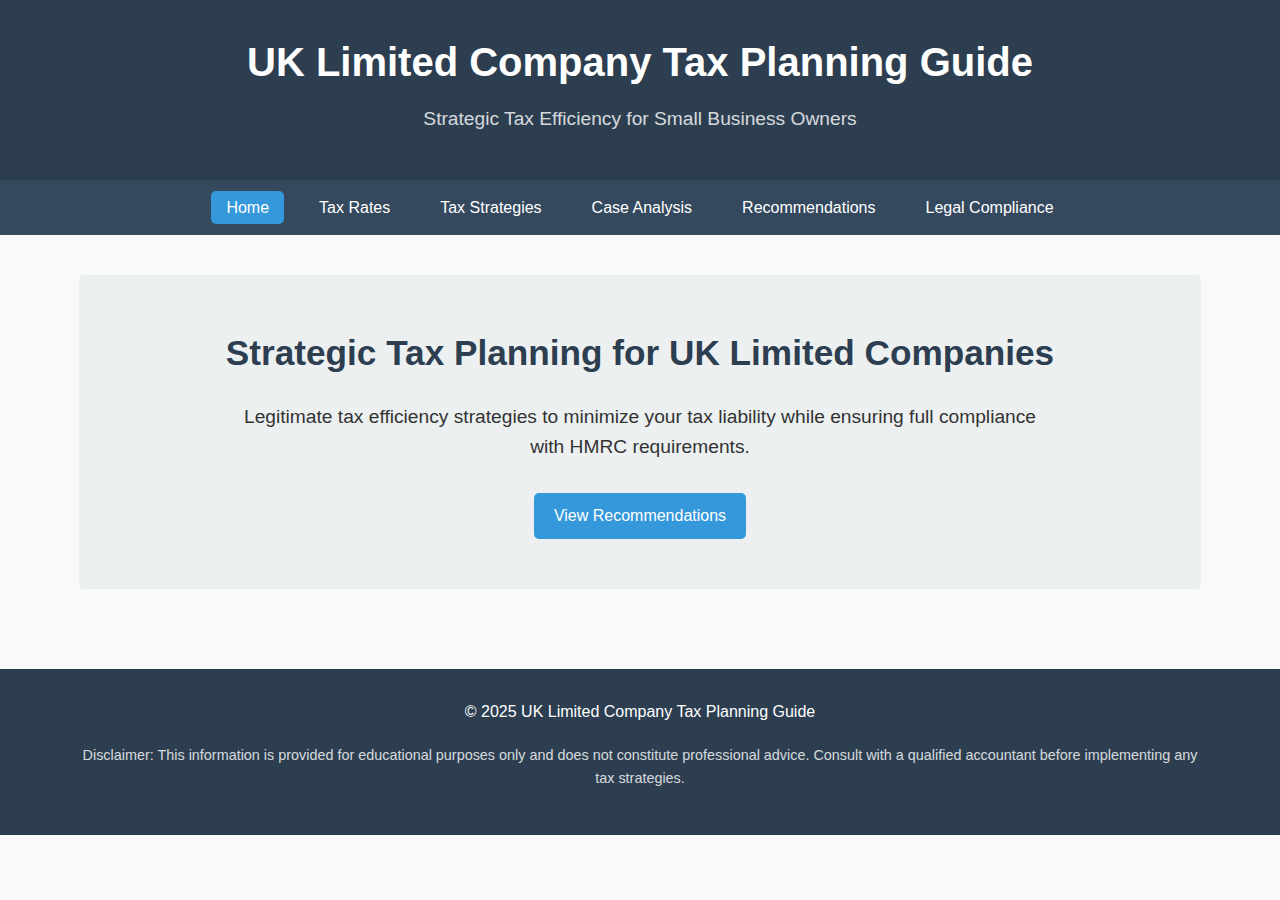
<file: index.html>
<!DOCTYPE html>
<html lang="en">
<head>
    <meta charset="UTF-8">
    <meta name="viewport" content="width=device-width, initial-scale=1.0">
    <title>UK Limited Company Tax Planning Guide</title>
    <link rel="stylesheet" href="styles.css">
    <link rel="stylesheet" href="interactive.css">
    <link rel="stylesheet" href="https://cdnjs.cloudflare.com/ajax/libs/font-awesome/6.0.0-beta3/css/all.min.css">
</head>
<body>
    <header>
        <div class="container">
            <h1>UK Limited Company Tax Planning Guide</h1>
            <p class="subtitle">Strategic Tax Efficiency for Small Business Owners</p>
        </div>
    </header>

    <nav>
        <div class="container">
            <button id="menu-toggle" class="menu-toggle">
                <i class="fas fa-bars"></i>
            </button>
            <ul>
                <li><a href="index.html" class="active">Home</a></li>
                <li><a href="tax-rates.html">Tax Rates</a></li>
                <li><a href="strategies.html">Tax Strategies</a></li>
                <li><a href="analysis.html">Case Analysis</a></li>
                <li><a href="recommendations.html">Recommendations</a></li>
                <li><a href="compliance.html">Legal Compliance</a></li>
            </ul>
        </div>
    </nav>

    <main>
        <div class="container">
            <section class="hero">
                <h2>Strategic Tax Planning for UK Limited Companies</h2>
                <p>Legitimate tax efficiency strategies to minimize your tax liability while ensuring full compliance with HMRC requirements.</p>
                <a href="recommendations.html" class="btn">View Recommendations</a>
            </section>
        </div>
    </main>

    <footer>
        <div class="container">
            <p>&copy; 2025 UK Limited Company Tax Planning Guide</p>
            <p class="disclaimer">Disclaimer: This information is provided for educational purposes only and does not constitute professional advice. Consult with a qualified accountant before implementing any tax strategies.</p>
        </div>
    </footer>

    <script src="script.js"></script>
</body>
</html>
</file>
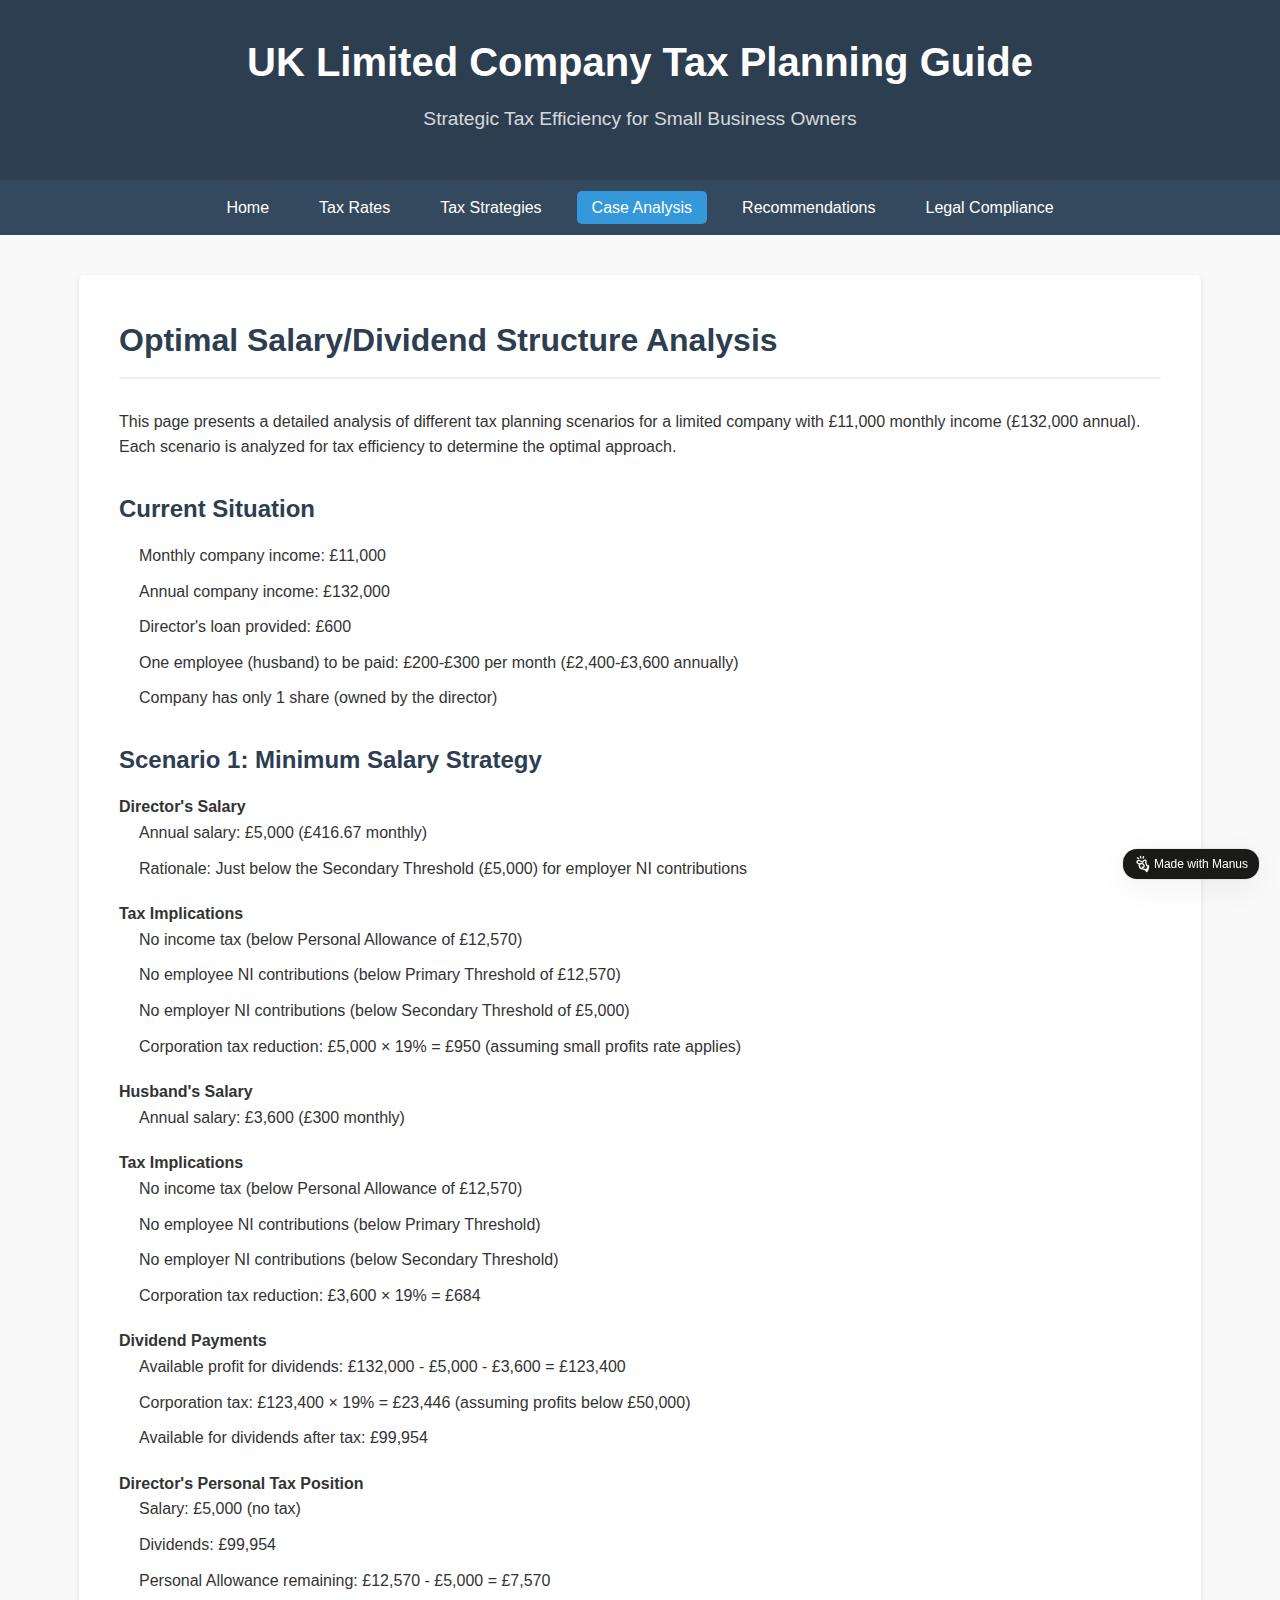
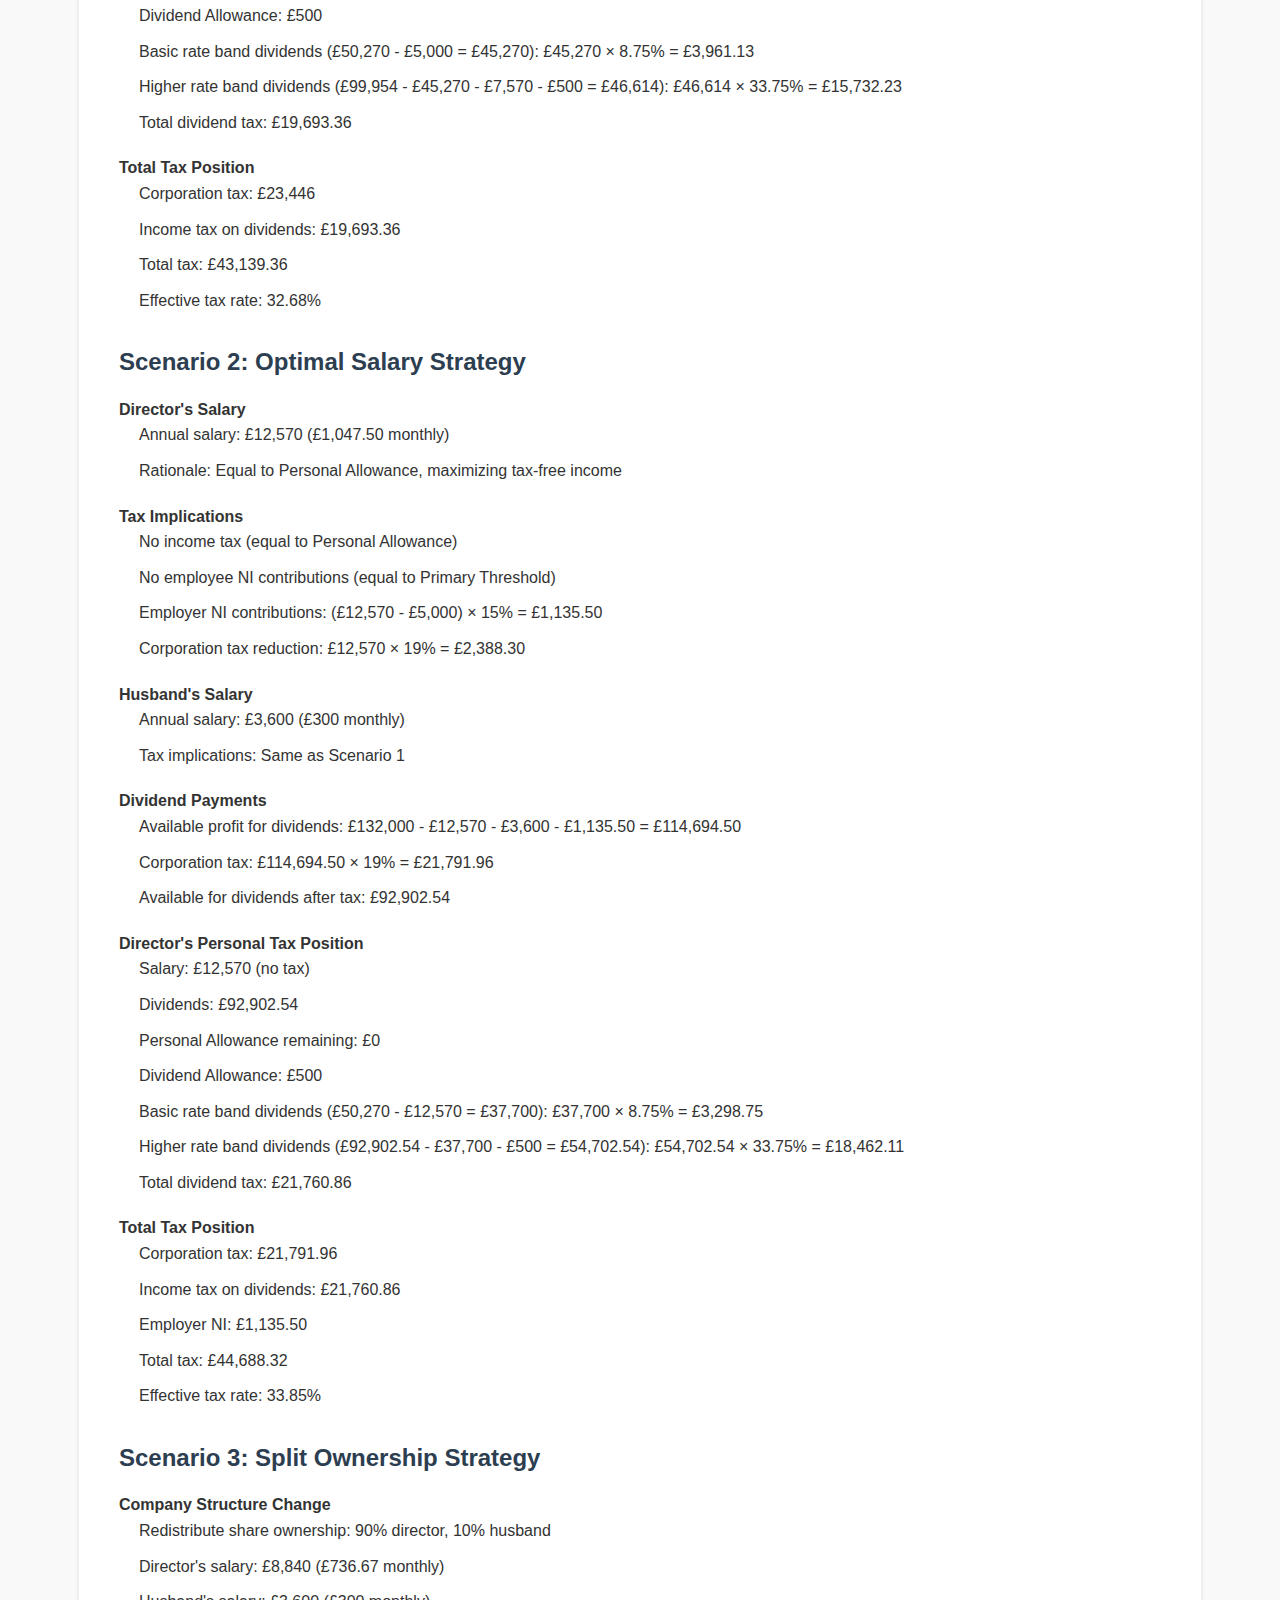
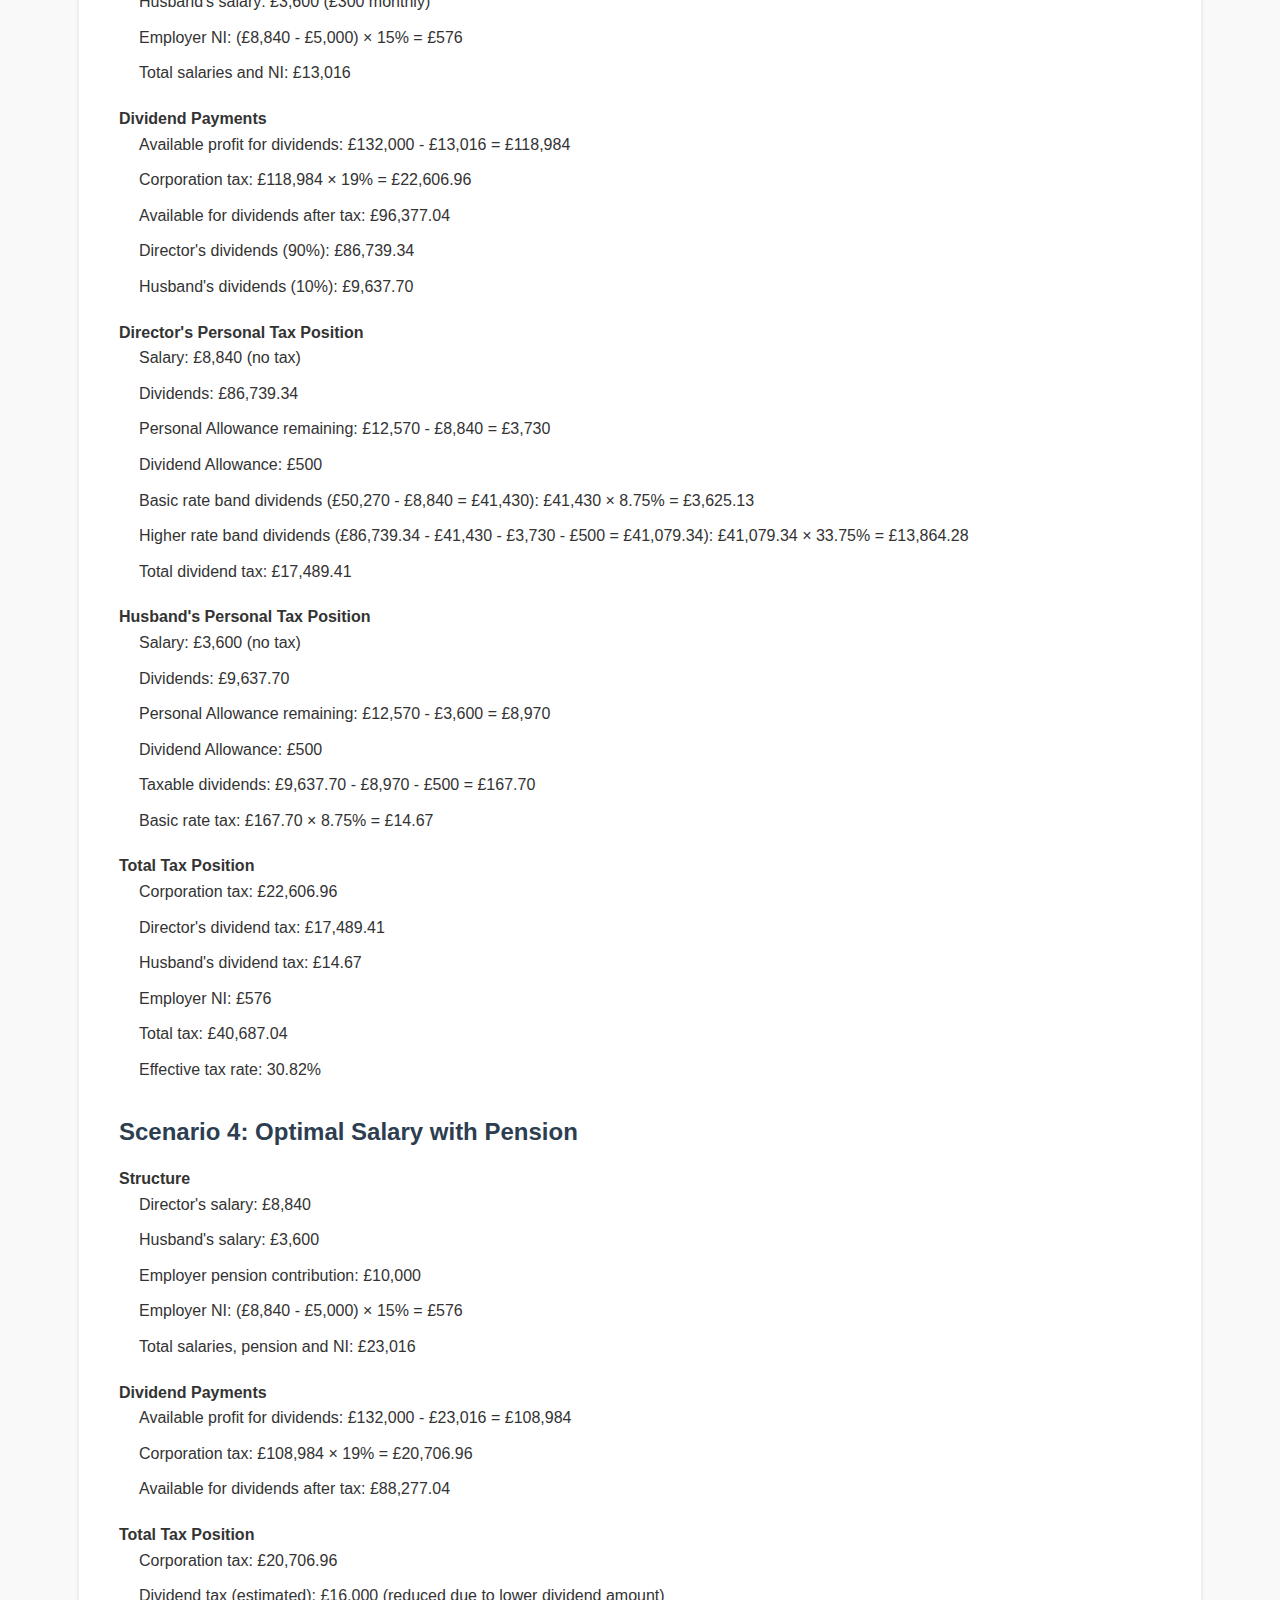
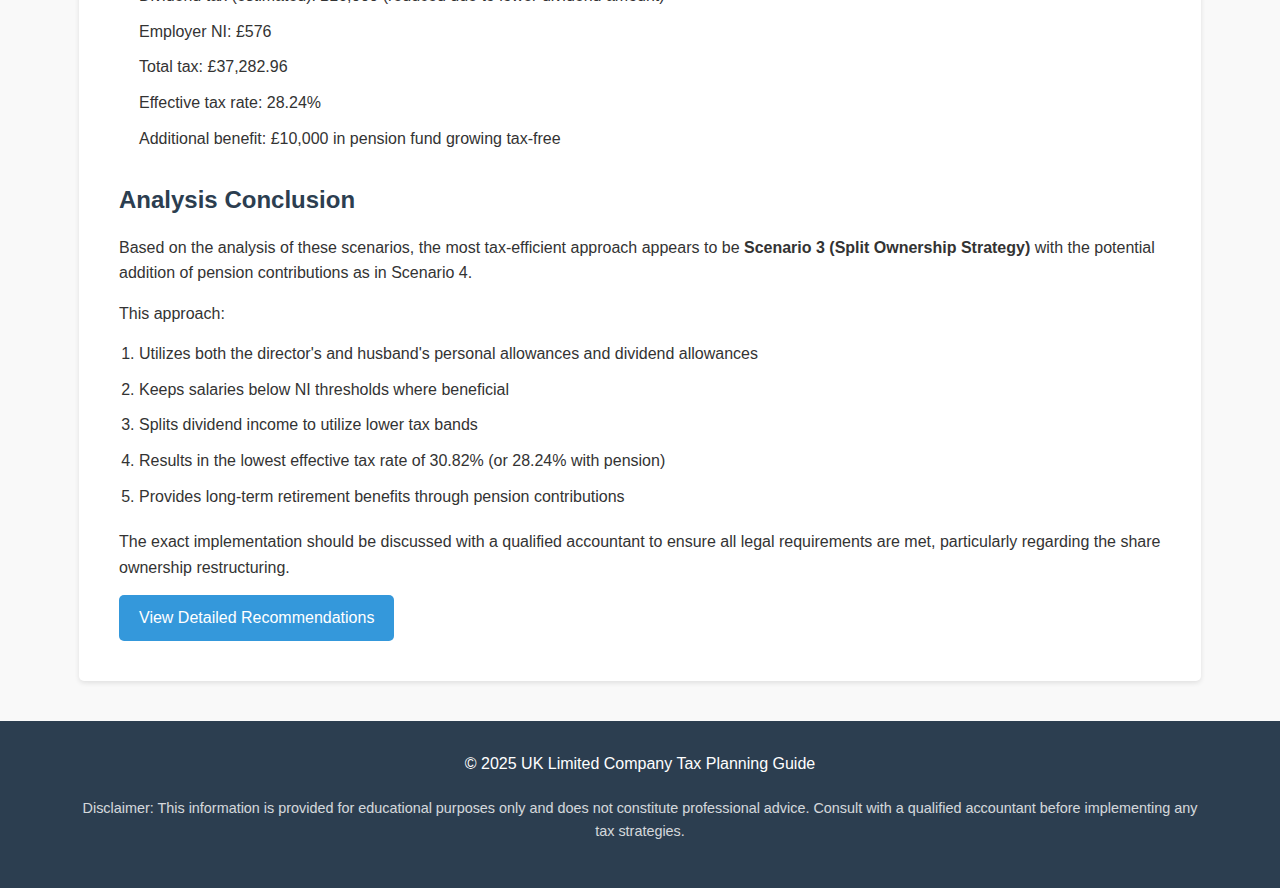
<file: analysis.html>
<!DOCTYPE html>
<html lang="en">
<head>
    <meta charset="UTF-8">
    <meta name="viewport" content="width=device-width, initial-scale=1.0">
    <title>Case Analysis | Limited Company Tax Planning Guide</title>
    <link rel="stylesheet" href="styles.css">
    <link rel="stylesheet" href="https://cdnjs.cloudflare.com/ajax/libs/font-awesome/6.0.0-beta3/css/all.min.css">
</head>
<body>
    <header>
        <div class="container">
            <h1>UK Limited Company Tax Planning Guide</h1>
            <p class="subtitle">Strategic Tax Efficiency for Small Business Owners</p>
        </div>
    </header>

    <nav>
        <div class="container">
            <ul>
                <li><a href="index.html">Home</a></li>
                <li><a href="tax-rates.html">Tax Rates</a></li>
                <li><a href="strategies.html">Tax Strategies</a></li>
                <li><a href="analysis.html" class="active">Case Analysis</a></li>
                <li><a href="recommendations.html">Recommendations</a></li>
                <li><a href="compliance.html">Legal Compliance</a></li>
            </ul>
        </div>
    </nav>

    <main>
        <div class="container">
            <div class="page-content">
                <h2>Optimal Salary/Dividend Structure Analysis</h2>
                <p>This page presents a detailed analysis of different tax planning scenarios for a limited company with £11,000 monthly income (£132,000 annual). Each scenario is analyzed for tax efficiency to determine the optimal approach.</p>

                <div class="case-overview">
                    <h3>Current Situation</h3>
                    <ul>
                        <li>Monthly company income: £11,000</li>
                        <li>Annual company income: £132,000</li>
                        <li>Director's loan provided: £600</li>
                        <li>One employee (husband) to be paid: £200-£300 per month (£2,400-£3,600 annually)</li>
                        <li>Company has only 1 share (owned by the director)</li>
                    </ul>
                </div>

                <div class="scenario">
                    <h3>Scenario 1: Minimum Salary Strategy</h3>
                    
                    <h4>Director's Salary</h4>
                    <ul>
                        <li>Annual salary: £5,000 (£416.67 monthly)</li>
                        <li>Rationale: Just below the Secondary Threshold (£5,000) for employer NI contributions</li>
                    </ul>
                    
                    <h4>Tax Implications</h4>
                    <ul>
                        <li>No income tax (below Personal Allowance of £12,570)</li>
                        <li>No employee NI contributions (below Primary Threshold of £12,570)</li>
                        <li>No employer NI contributions (below Secondary Threshold of £5,000)</li>
                        <li>Corporation tax reduction: £5,000 × 19% = £950 (assuming small profits rate applies)</li>
                    </ul>
                    
                    <h4>Husband's Salary</h4>
                    <ul>
                        <li>Annual salary: £3,600 (£300 monthly)</li>
                    </ul>
                    
                    <h4>Tax Implications</h4>
                    <ul>
                        <li>No income tax (below Personal Allowance of £12,570)</li>
                        <li>No employee NI contributions (below Primary Threshold)</li>
                        <li>No employer NI contributions (below Secondary Threshold)</li>
                        <li>Corporation tax reduction: £3,600 × 19% = £684</li>
                    </ul>
                    
                    <h4>Dividend Payments</h4>
                    <ul>
                        <li>Available profit for dividends: £132,000 - £5,000 - £3,600 = £123,400</li>
                        <li>Corporation tax: £123,400 × 19% = £23,446 (assuming profits below £50,000)</li>
                        <li>Available for dividends after tax: £99,954</li>
                    </ul>
                    
                    <h4>Director's Personal Tax Position</h4>
                    <ul>
                        <li>Salary: £5,000 (no tax)</li>
                        <li>Dividends: £99,954</li>
                        <li>Personal Allowance remaining: £12,570 - £5,000 = £7,570</li>
                        <li>Dividend Allowance: £500</li>
                        <li>Basic rate band dividends (£50,270 - £5,000 = £45,270): £45,270 × 8.75% = £3,961.13</li>
                        <li>Higher rate band dividends (£99,954 - £45,270 - £7,570 - £500 = £46,614): £46,614 × 33.75% = £15,732.23</li>
                        <li>Total dividend tax: £19,693.36</li>
                    </ul>
                    
                    <h4>Total Tax Position</h4>
                    <ul>
                        <li>Corporation tax: £23,446</li>
                        <li>Income tax on dividends: £19,693.36</li>
                        <li>Total tax: £43,139.36</li>
                        <li>Effective tax rate: 32.68%</li>
                    </ul>
                </div>

                <div class="scenario">
                    <h3>Scenario 2: Optimal Salary Strategy</h3>
                    
                    <h4>Director's Salary</h4>
                    <ul>
                        <li>Annual salary: £12,570 (£1,047.50 monthly)</li>
                        <li>Rationale: Equal to Personal Allowance, maximizing tax-free income</li>
                    </ul>
                    
                    <h4>Tax Implications</h4>
                    <ul>
                        <li>No income tax (equal to Personal Allowance)</li>
                        <li>No employee NI contributions (equal to Primary Threshold)</li>
                        <li>Employer NI contributions: (£12,570 - £5,000) × 15% = £1,135.50</li>
                        <li>Corporation tax reduction: £12,570 × 19% = £2,388.30</li>
                    </ul>
                    
                    <h4>Husband's Salary</h4>
                    <ul>
                        <li>Annual salary: £3,600 (£300 monthly)</li>
                        <li>Tax implications: Same as Scenario 1</li>
                    </ul>
                    
                    <h4>Dividend Payments</h4>
                    <ul>
                        <li>Available profit for dividends: £132,000 - £12,570 - £3,600 - £1,135.50 = £114,694.50</li>
                        <li>Corporation tax: £114,694.50 × 19% = £21,791.96</li>
                        <li>Available for dividends after tax: £92,902.54</li>
                    </ul>
                    
                    <h4>Director's Personal Tax Position</h4>
                    <ul>
                        <li>Salary: £12,570 (no tax)</li>
                        <li>Dividends: £92,902.54</li>
                        <li>Personal Allowance remaining: £0</li>
                        <li>Dividend Allowance: £500</li>
                        <li>Basic rate band dividends (£50,270 - £12,570 = £37,700): £37,700 × 8.75% = £3,298.75</li>
                        <li>Higher rate band dividends (£92,902.54 - £37,700 - £500 = £54,702.54): £54,702.54 × 33.75% = £18,462.11</li>
                        <li>Total dividend tax: £21,760.86</li>
                    </ul>
                    
                    <h4>Total Tax Position</h4>
                    <ul>
                        <li>Corporation tax: £21,791.96</li>
                        <li>Income tax on dividends: £21,760.86</li>
                        <li>Employer NI: £1,135.50</li>
                        <li>Total tax: £44,688.32</li>
                        <li>Effective tax rate: 33.85%</li>
                    </ul>
                </div>

                <div class="scenario">
                    <h3>Scenario 3: Split Ownership Strategy</h3>
                    
                    <h4>Company Structure Change</h4>
                    <ul>
                        <li>Redistribute share ownership: 90% director, 10% husband</li>
                        <li>Director's salary: £8,840 (£736.67 monthly)</li>
                        <li>Husband's salary: £3,600 (£300 monthly)</li>
                        <li>Employer NI: (£8,840 - £5,000) × 15% = £576</li>
                        <li>Total salaries and NI: £13,016</li>
                    </ul>
                    
                    <h4>Dividend Payments</h4>
                    <ul>
                        <li>Available profit for dividends: £132,000 - £13,016 = £118,984</li>
                        <li>Corporation tax: £118,984 × 19% = £22,606.96</li>
                        <li>Available for dividends after tax: £96,377.04</li>
                        <li>Director's dividends (90%): £86,739.34</li>
                        <li>Husband's dividends (10%): £9,637.70</li>
                    </ul>
                    
                    <h4>Director's Personal Tax Position</h4>
                    <ul>
                        <li>Salary: £8,840 (no tax)</li>
                        <li>Dividends: £86,739.34</li>
                        <li>Personal Allowance remaining: £12,570 - £8,840 = £3,730</li>
                        <li>Dividend Allowance: £500</li>
                        <li>Basic rate band dividends (£50,270 - £8,840 = £41,430): £41,430 × 8.75% = £3,625.13</li>
                        <li>Higher rate band dividends (£86,739.34 - £41,430 - £3,730 - £500 = £41,079.34): £41,079.34 × 33.75% = £13,864.28</li>
                        <li>Total dividend tax: £17,489.41</li>
                    </ul>
                    
                    <h4>Husband's Personal Tax Position</h4>
                    <ul>
                        <li>Salary: £3,600 (no tax)</li>
                        <li>Dividends: £9,637.70</li>
                        <li>Personal Allowance remaining: £12,570 - £3,600 = £8,970</li>
                        <li>Dividend Allowance: £500</li>
                        <li>Taxable dividends: £9,637.70 - £8,970 - £500 = £167.70</li>
                        <li>Basic rate tax: £167.70 × 8.75% = £14.67</li>
                    </ul>
                    
                    <h4>Total Tax Position</h4>
                    <ul>
                        <li>Corporation tax: £22,606.96</li>
                        <li>Director's dividend tax: £17,489.41</li>
                        <li>Husband's dividend tax: £14.67</li>
                        <li>Employer NI: £576</li>
                        <li>Total tax: £40,687.04</li>
                        <li>Effective tax rate: 30.82%</li>
                    </ul>
                </div>

                <div class="scenario">
                    <h3>Scenario 4: Optimal Salary with Pension</h3>
                    
                    <h4>Structure</h4>
                    <ul>
                        <li>Director's salary: £8,840</li>
                        <li>Husband's salary: £3,600</li>
                        <li>Employer pension contribution: £10,000</li>
                        <li>Employer NI: (£8,840 - £5,000) × 15% = £576</li>
                        <li>Total salaries, pension and NI: £23,016</li>
                    </ul>
                    
                    <h4>Dividend Payments</h4>
                    <ul>
                        <li>Available profit for dividends: £132,000 - £23,016 = £108,984</li>
                        <li>Corporation tax: £108,984 × 19% = £20,706.96</li>
                        <li>Available for dividends after tax: £88,277.04</li>
                    </ul>
                    
                    <h4>Total Tax Position</h4>
                    <ul>
                        <li>Corporation tax: £20,706.96</li>
                        <li>Dividend tax (estimated): £16,000 (reduced due to lower dividend amount)</li>
                        <li>Employer NI: £576</li>
                        <li>Total tax: £37,282.96</li>
                        <li>Effective tax rate: 28.24%</li>
                        <li>Additional benefit: £10,000 in pension fund growing tax-free</li>
                    </ul>
                </div>

                <div class="conclusion">
                    <h3>Analysis Conclusion</h3>
                    <p>Based on the analysis of these scenarios, the most tax-efficient approach appears to be <strong>Scenario 3 (Split Ownership Strategy)</strong> with the potential addition of pension contributions as in Scenario 4.</p>
                    
                    <p>This approach:</p>
                    <ol>
                        <li>Utilizes both the director's and husband's personal allowances and dividend allowances</li>
                        <li>Keeps salaries below NI thresholds where beneficial</li>
                        <li>Splits dividend income to utilize lower tax bands</li>
                        <li>Results in the lowest effective tax rate of 30.82% (or 28.24% with pension)</li>
                        <li>Provides long-term retirement benefits through pension contributions</li>
                    </ol>
                    
                    <p>The exact implementation should be discussed with a qualified accountant to ensure all legal requirements are met, particularly regarding the share ownership restructuring.</p>
                    
                    <div class="cta-box">
                        <a href="recommendations.html" class="btn">View Detailed Recommendations</a>
                    </div>
                </div>
            </div>
        </div>
    </main>

    <footer>
        <div class="container">
            <p>&copy; 2025 UK Limited Company Tax Planning Guide</p>
            <p class="disclaimer">Disclaimer: This information is provided for educational purposes only and does not constitute professional advice. Consult with a qualified accountant before implementing any tax strategies.</p>
        </div>
    </footer>

    <script src="script.js"></script>
<footer-btn></footer-btn>
<script>
    // 定义自定义元素
    class FooterBtn extends HTMLElement {
        constructor() {
            super();
            // 创建 Shadow DOM
            const shadow = this.attachShadow({ mode: 'open' });
            // 创建组件的HTML结构
            const wrapper = document.createElement('div');
            wrapper.setAttribute('class', 'wrapper');
            // 添加一些内容到组件中
            wrapper.innerHTML = `
                <div class="page-footer">
                    <div class="tooltip-dialog">Not an official Manus website nor endorsed by Manus. Content may contain inaccuracies; double-check before use. Do not submit passwords, credit cards, or personal information.</div>
                    <div class="footer-close-btn">
                        <svg xmlns="http://www.w3.org/2000/svg" width="16" height="16" viewBox="0 0 16 16" fill="none">
                        <g clip-path="url(#clip0_5850_97234)">
                        <path fill-rule="evenodd" clip-rule="evenodd" d="M0.733398 8.00104C0.733398 3.98777 3.9868 0.734375 8.00006 0.734375C12.0133 0.734375 15.2667 3.98777 15.2667 8.00104C15.2667 12.0143 12.0133 15.2677 8.00006 15.2677C3.9868 15.2677 0.733398 12.0143 0.733398 8.00104Z" fill="white"/>
                        <path d="M1.2334 8.00104C1.2334 4.26391 4.26294 1.23438 8.00006 1.23438C11.7372 1.23438 14.7667 4.26391 14.7667 8.00104C14.7667 11.7382 11.7372 14.7677 8.00006 14.7677C4.26294 14.7677 1.2334 11.7382 1.2334 8.00104Z" stroke="black" stroke-opacity="0.14" stroke-linecap="round" stroke-linejoin="round"/>
                        <path fill-rule="evenodd" clip-rule="evenodd" d="M5.57576 5.57613C5.81007 5.34181 6.18997 5.34181 6.42429 5.57613L8.00002 7.15186L9.57576 5.57613C9.81007 5.34181 10.19 5.34181 10.4243 5.57613C10.6586 5.81044 10.6586 6.19034 10.4243 6.42465L8.84855 8.00039L10.4243 9.57613C10.6586 9.81044 10.6586 10.1903 10.4243 10.4247C10.19 10.659 9.81007 10.659 9.57576 10.4247L8.00002 8.84892L6.42429 10.4247C6.18997 10.659 5.81007 10.659 5.57576 10.4247C5.34145 10.1903 5.34145 9.81044 5.57576 9.57613L7.1515 8.00039L5.57576 6.42465C5.34145 6.19034 5.34145 5.81044 5.57576 5.57613Z" fill="#858481"/>
                        </g>
                        <defs>
                        <clipPath id="clip0_5850_97234">
                        <rect width="16" height="16" fill="white"/>
                        </clipPath>
                        </defs>
                        </svg>
                    </div>
                    <div class="footer-bg">
                        <div class="tooltip-box">
                            <div class="tooltip-desc">This user-generated website was created with AI. Use with caution.</div>
                            <span
                                class="tooltip-icon"
                            >
                                <svg xmlns="http://www.w3.org/2000/svg" width="12" height="12" viewBox="0 0 12 12" fill="none">
                                    <g clip-path="url(#clip0_4345_83044)">
                                        <path
                                            d="M6 8V6M6 4H6.005M11 6C11 8.76142 8.76142 11 6 11C3.23858 11 1 8.76142 1 6C1 3.23858 3.23858 1 6 1C8.76142 1 11 3.23858 11 6Z"
                                            stroke="#858481"
                                            stroke-linecap="round"
                                            stroke-linejoin="round"
                                        />
                                    </g>
                                    <defs>
                                        <clipPath id="clip0_4345_83044">
                                            <rect width="12" height="12" fill="white" />
                                        </clipPath>
                                    </defs>
                                </svg>
                            </span>
                        </div>
                    </div>
                    <a href="https://manus.im/invitation?from=space" target="_blank" class="footer-button">
                        <span class="footer-logo">
                            <svg xmlns="http://www.w3.org/2000/svg" width="18" height="18" viewBox="0 0 18 18" fill="none">
                                <path
                                    d="M13.2251 16.9379C14.4717 16.147 15.3336 11.9052 15.144 10.6421C15.144 10.6421 14.9464 9.96396 14.4643 9.96394C13.9821 9.96391 13.7815 10.4719 13.7815 10.4719C13.7815 10.4719 13.6546 10.9409 13.4555 11.5313C13.1474 12.4447 13.0178 13.5718 12.2143 13.8571C11.4107 14.1425 10.6071 13.8725 10.6071 13.8725C11.1535 15.9448 11.9785 17.7288 13.2251 16.9379Z"
                                    fill="white"
                                />
                                <path
                                    fill-rule="evenodd"
                                    clip-rule="evenodd"
                                    d="M7.04826 9.17689C6.59029 9.22824 6.34906 9.40136 6.26768 9.48274C5.94625 9.80417 5.78554 10.1256 5.78554 10.2863C5.78554 10.447 5.40745 9.53393 5.32437 9.44837C5.07703 9.19366 5.083 8.78667 5.33771 8.53933C5.69527 8.19212 6.28003 7.96925 6.90502 7.89918C7.55323 7.82651 8.3219 7.9075 9.09971 8.25205C10.0075 8.65415 10.4937 9.50199 10.6773 10.2768C10.7705 10.6701 10.7943 11.0743 10.7466 11.4426C10.7002 11.8002 10.5781 12.1826 10.3242 12.4736C9.79525 13.0799 9.01508 13.0116 8.593 12.9221C8.35518 12.8716 8.14542 12.7975 7.99786 12.738C7.92303 12.7079 7.86158 12.6804 7.81747 12.6597C7.79535 12.6493 7.77743 12.6406 7.7642 12.6341C7.75757 12.6308 7.75211 12.628 7.74786 12.6259L7.7424 12.6231L7.74037 12.622L7.73915 12.6214C7.73915 12.6214 7.7388 12.6212 8.03568 12.051L7.7388 12.6212C7.42389 12.4573 7.30152 12.069 7.46548 11.7541C7.62912 11.4398 8.01612 11.3173 8.3307 11.4798M8.3307 11.4798L8.33145 11.4802L8.3307 11.4798ZM8.3307 11.4798L8.33531 11.4822C8.34052 11.4847 8.3498 11.4893 8.36271 11.4953C8.38864 11.5075 8.42852 11.5254 8.4788 11.5457C8.58146 11.5871 8.71705 11.6341 8.85982 11.6644C9.19892 11.7363 9.32081 11.668 9.3554 11.6284C9.38325 11.5965 9.44396 11.4899 9.47154 11.2773C9.49771 11.0755 9.48663 10.8281 9.42625 10.5733C9.30267 10.0519 9.00685 9.61712 8.57899 9.42759C8.02117 9.1805 7.48301 9.12815 7.04826 9.17689"
                                    fill="white"
                                />
                                <path
                                    fill-rule="evenodd"
                                    clip-rule="evenodd"
                                    d="M2.79812 2.53348C2.64176 2.85224 2.7734 3.2374 3.09216 3.39376C3.55 3.61834 3.94731 3.83979 4.34068 4.28331C4.57627 4.54892 4.98258 4.57326 5.2482 4.33767C5.51381 4.10208 5.53815 3.69577 5.30256 3.43016C4.742 2.79815 4.16499 2.48794 3.65839 2.23944C3.33963 2.08308 2.95448 2.21473 2.79812 2.53348Z"
                                    fill="white"
                                />
                                <path
                                    fill-rule="evenodd"
                                    clip-rule="evenodd"
                                    d="M6.27275 0.662519C5.92831 0.748629 5.71889 1.09766 5.805 1.4421C5.86516 1.68274 5.92127 1.8885 5.97263 2.07686C6.07093 2.43738 6.15185 2.73415 6.21054 3.08969C6.26837 3.43999 6.59923 3.67708 6.94952 3.61926C7.29982 3.56143 7.53692 3.23058 7.47909 2.88028C7.40972 2.46006 7.3017 2.06246 7.19328 1.66338C7.14526 1.48666 7.09717 1.30966 7.05233 1.13027C6.96622 0.785827 6.61719 0.57641 6.27275 0.662519Z"
                                    fill="white"
                                />
                                <path
                                    d="M8.99979 3.21456C9.16051 2.57171 9.32122 2.08956 9.61377 1.60742"
                                    stroke="white"
                                    stroke-width="1.28571"
                                    stroke-miterlimit="10"
                                    stroke-linecap="round"
                                />
                                <path
                                    fill-rule="evenodd"
                                    clip-rule="evenodd"
                                    d="M11.3613 6.26832C12.6366 6.52316 12.6368 6.52221 12.6368 6.52221L12.637 6.52126L12.6373 6.51931L12.6381 6.51527L12.6396 6.50658C12.6407 6.50054 12.6418 6.49395 12.6429 6.48687C12.6452 6.47271 12.6476 6.45641 12.65 6.43816C12.6548 6.40191 12.6596 6.35662 12.6628 6.30419C12.6689 6.20315 12.6702 6.05635 12.6443 5.88608C12.5954 5.56354 12.4075 4.95215 11.7455 4.59774L11.6146 4.52762L11.4715 4.48801L11.1424 5.7144C11.4358 5.8715 11.3613 6.26832 11.3613 6.26832ZM11.1573 7.07742L11.3613 6.26832L12.6366 6.52316L12.6296 6.56049L12.4237 7.37732C12.3841 7.57807 12.3789 7.69285 12.381 7.75349C12.3828 7.80284 12.3892 7.81904 12.3924 7.82698L12.3927 7.8279C12.4008 7.84841 12.4216 7.89289 12.4977 8.00832C12.5287 8.05537 12.561 8.10252 12.6021 8.1626C12.613 8.1785 12.6245 8.19531 12.6367 8.21327C12.6919 8.29416 12.7565 8.38953 12.825 8.49621C13.2527 9.16281 13.2947 9.80259 13.2925 10.2126C13.2924 10.2186 13.2924 10.2246 13.2923 10.2305C13.3435 10.2481 13.3978 10.2658 13.4555 10.2841C13.4745 10.2902 13.4997 10.2982 13.5262 10.3065C13.5634 10.3183 13.6031 10.3308 13.6314 10.3399C13.6872 10.3577 13.7584 10.381 13.8272 10.4067C13.8751 10.4245 13.9211 10.4423 13.9644 10.4603C14.0059 10.4775 14.0566 10.4995 14.1099 10.5264C14.1513 10.5473 14.2186 10.5831 14.2948 10.6359L14.9647 10.9242L14.955 11.7823C14.9493 12.2868 14.7463 12.8187 14.6023 13.148C14.4436 13.5111 14.2339 13.8983 14.0408 14.1556C13.7712 14.515 13.4657 14.8945 13.0981 15.1372C12.8815 15.2802 12.6198 15.394 12.3111 15.4313C12.0361 15.4645 11.7981 15.4277 11.6232 15.3851L11.5717 15.3745C11.5199 15.3639 11.4456 15.3486 11.3553 15.3298C11.1748 15.2922 10.9287 15.2404 10.6678 15.1837C10.1867 15.0793 9.53471 14.9331 9.22715 14.8311L9.20492 14.8237L9.18296 14.8155C9.04655 14.7649 8.81591 14.7081 8.43387 14.621C8.41077 14.6157 8.38722 14.6103 8.36328 14.6049C8.03371 14.5299 7.6281 14.4376 7.24401 14.3212C6.8462 14.2008 6.35418 14.0216 5.9364 13.7296C5.4979 13.4232 4.99936 12.8829 4.9716 12.0723C4.96744 11.951 4.97023 11.8337 4.97774 11.7224C4.78027 11.5084 4.61454 11.2286 4.53078 10.8703C4.44918 10.5212 4.49431 10.2118 4.55156 9.99459C4.60897 9.7768 4.69617 9.58643 4.76904 9.44413C4.79364 9.3961 4.81915 9.34874 4.8446 9.30298C4.60356 9.22692 4.3313 9.13294 4.06631 9.01999C3.72023 8.87246 3.22918 8.62908 2.86258 8.2362C2.66514 8.0246 2.4584 7.72132 2.37481 7.3248C2.28733 6.90985 2.36002 6.51171 2.53036 6.1708C2.94502 5.34093 3.73706 5.04773 4.44152 5.02237C5.07762 4.99946 5.75449 5.17745 6.36097 5.39016C6.91355 5.58397 7.70443 5.94444 8.3763 6.25842C8.5976 5.89554 8.88932 5.48549 9.16548 5.15432L9.22034 5.08854L9.28382 5.03075C9.75896 4.59828 10.2927 4.45288 10.6994 4.42169C10.8988 4.4064 11.0705 4.41781 11.1989 4.43448C11.2638 4.44291 11.3198 4.45295 11.3652 4.46245C11.388 4.46721 11.4083 4.47188 11.426 4.4762C11.4349 4.47837 11.4431 4.48045 11.4507 4.48243L11.4616 4.48531L11.4666 4.48668L11.4691 4.48735L11.4703 4.48768C11.4703 4.48768 11.4715 4.48801 11.1424 5.7144C11.1424 5.7144 10.6292 5.57232 10.188 5.96175C10.1836 5.96567 10.1792 5.96965 10.1747 5.97368C10.161 5.99009 10.1473 6.0067 10.1336 6.02351C10.1139 6.04768 10.0941 6.07224 10.0743 6.09711C10.0685 6.10441 10.0627 6.11174 10.0569 6.1191C9.61666 6.67768 9.64277 6.91103 8.83914 7.87543C8.83914 7.87543 8.4205 7.68157 8.1701 7.56386C7.9983 7.48311 7.81669 7.39774 7.63164 7.31169C7.03464 7.03411 6.40173 6.74946 5.94628 6.58972C4.82494 6.19643 3.99821 6.14651 3.69645 6.75042C3.29839 7.54707 4.9148 8.00866 5.72705 8.24061C5.8981 8.28945 6.03349 8.32811 6.10689 8.35758C6.52348 8.52479 6.55255 8.86031 6.42848 9.16103C6.35609 9.33651 6.31482 9.43541 6.10706 9.64317C5.78563 9.9646 5.73292 10.3452 5.7943 10.6078C5.82503 10.7392 5.88582 10.8348 5.95809 10.9044C6.15197 11.0909 6.42842 11.0897 6.42842 11.0897C6.42842 11.0897 6.25016 11.5453 6.26759 12.0541C6.27143 12.1661 6.30155 12.268 6.35346 12.3612C6.66163 12.9145 7.73774 13.1596 8.64189 13.3655C9.02162 13.452 9.37102 13.5316 9.62046 13.6242C10.0676 13.7726 11.8925 14.1433 11.8925 14.1433C12.2292 14.2317 12.438 14.1247 12.9919 13.3864C13.2219 13.0797 13.653 12.2123 13.6583 11.7435C13.5884 11.7134 13.5835 11.7029 13.5786 11.6924C13.5718 11.6779 13.565 11.6633 13.3882 11.5974C13.329 11.5754 13.2499 11.5504 13.1593 11.5218C12.7822 11.4029 12.2071 11.2215 12.0534 10.929C11.9788 10.787 11.9846 10.5964 11.9915 10.3736C12.0022 10.0271 12.0153 9.60261 11.732 9.16115C11.6624 9.05276 11.5957 8.95523 11.5333 8.864C11.1781 8.34469 10.9626 8.0296 11.1573 7.07742ZM5.21736 8.64574C5.21818 8.64341 5.21787 8.64394 5.21684 8.64717L5.21736 8.64574ZM13.2859 10.6214C13.2859 10.6214 13.2859 10.6164 13.2849 10.6077C13.2852 10.6173 13.2859 10.6214 13.2859 10.6214Z"
                                    fill="white"
                                />
                            </svg>
                        </span>
                        <div class="title">Made with Manus</div>
                        <div class="create-title">Create my website</div>
                    </a>
                </div>

                <div class="page-footer-mobile">
                    <div class="footer-button">
                        <svg xmlns="http://www.w3.org/2000/svg" width="18" height="18" viewBox="0 0 18 18" fill="none">
                            <path
                                d="M13.2251 16.9379C14.4717 16.147 15.3336 11.9052 15.144 10.6421C15.144 10.6421 14.9464 9.96396 14.4643 9.96394C13.9821 9.96391 13.7815 10.4719 13.7815 10.4719C13.7815 10.4719 13.6546 10.9409 13.4555 11.5313C13.1474 12.4447 13.0178 13.5718 12.2143 13.8571C11.4107 14.1425 10.6071 13.8725 10.6071 13.8725C11.1535 15.9448 11.9785 17.7288 13.2251 16.9379Z"
                                fill="white"
                            />
                            <path
                                fill-rule="evenodd"
                                clip-rule="evenodd"
                                d="M7.04826 9.17689C6.59029 9.22824 6.34906 9.40136 6.26768 9.48274C5.94625 9.80417 5.78554 10.1256 5.78554 10.2863C5.78554 10.447 5.40745 9.53393 5.32437 9.44837C5.07703 9.19366 5.083 8.78667 5.33771 8.53933C5.69527 8.19212 6.28003 7.96925 6.90502 7.89918C7.55323 7.82651 8.3219 7.9075 9.09971 8.25205C10.0075 8.65415 10.4937 9.50199 10.6773 10.2768C10.7705 10.6701 10.7943 11.0743 10.7466 11.4426C10.7002 11.8002 10.5781 12.1826 10.3242 12.4736C9.79525 13.0799 9.01508 13.0116 8.593 12.9221C8.35518 12.8716 8.14542 12.7975 7.99786 12.738C7.92303 12.7079 7.86158 12.6804 7.81747 12.6597C7.79535 12.6493 7.77743 12.6406 7.7642 12.6341C7.75757 12.6308 7.75211 12.628 7.74786 12.6259L7.7424 12.6231L7.74037 12.622L7.73915 12.6214C7.73915 12.6214 7.7388 12.6212 8.03568 12.051L7.7388 12.6212C7.42389 12.4573 7.30152 12.069 7.46548 11.7541C7.62912 11.4398 8.01612 11.3173 8.3307 11.4798M8.3307 11.4798L8.33145 11.4802L8.3307 11.4798ZM8.3307 11.4798L8.33531 11.4822C8.34052 11.4847 8.3498 11.4893 8.36271 11.4953C8.38864 11.5075 8.42852 11.5254 8.4788 11.5457C8.58146 11.5871 8.71705 11.6341 8.85982 11.6644C9.19892 11.7363 9.32081 11.668 9.3554 11.6284C9.38325 11.5965 9.44396 11.4899 9.47154 11.2773C9.49771 11.0755 9.48663 10.8281 9.42625 10.5733C9.30267 10.0519 9.00685 9.61712 8.57899 9.42759C8.02117 9.1805 7.48301 9.12815 7.04826 9.17689"
                                fill="white"
                            />
                            <path
                                fill-rule="evenodd"
                                clip-rule="evenodd"
                                d="M2.79812 2.53348C2.64176 2.85224 2.7734 3.2374 3.09216 3.39376C3.55 3.61834 3.94731 3.83979 4.34068 4.28331C4.57627 4.54892 4.98258 4.57326 5.2482 4.33767C5.51381 4.10208 5.53815 3.69577 5.30256 3.43016C4.742 2.79815 4.16499 2.48794 3.65839 2.23944C3.33963 2.08308 2.95448 2.21473 2.79812 2.53348Z"
                                fill="white"
                            />
                            <path
                                fill-rule="evenodd"
                                clip-rule="evenodd"
                                d="M6.27275 0.662519C5.92831 0.748629 5.71889 1.09766 5.805 1.4421C5.86516 1.68274 5.92127 1.8885 5.97263 2.07686C6.07093 2.43738 6.15185 2.73415 6.21054 3.08969C6.26837 3.43999 6.59923 3.67708 6.94952 3.61926C7.29982 3.56143 7.53692 3.23058 7.47909 2.88028C7.40972 2.46006 7.3017 2.06246 7.19328 1.66338C7.14526 1.48666 7.09717 1.30966 7.05233 1.13027C6.96622 0.785827 6.61719 0.57641 6.27275 0.662519Z"
                                fill="white"
                            />
                            <path
                                d="M8.99979 3.21456C9.16051 2.57171 9.32122 2.08956 9.61377 1.60742"
                                stroke="white"
                                stroke-width="1.28571"
                                stroke-miterlimit="10"
                                stroke-linecap="round"
                            />
                            <path
                                fill-rule="evenodd"
                                clip-rule="evenodd"
                                d="M11.3613 6.26832C12.6366 6.52316 12.6368 6.52221 12.6368 6.52221L12.637 6.52126L12.6373 6.51931L12.6381 6.51527L12.6396 6.50658C12.6407 6.50054 12.6418 6.49395 12.6429 6.48687C12.6452 6.47271 12.6476 6.45641 12.65 6.43816C12.6548 6.40191 12.6596 6.35662 12.6628 6.30419C12.6689 6.20315 12.6702 6.05635 12.6443 5.88608C12.5954 5.56354 12.4075 4.95215 11.7455 4.59774L11.6146 4.52762L11.4715 4.48801L11.1424 5.7144C11.4358 5.8715 11.3613 6.26832 11.3613 6.26832ZM11.1573 7.07742L11.3613 6.26832L12.6366 6.52316L12.6296 6.56049L12.4237 7.37732C12.3841 7.57807 12.3789 7.69285 12.381 7.75349C12.3828 7.80284 12.3892 7.81904 12.3924 7.82698L12.3927 7.8279C12.4008 7.84841 12.4216 7.89289 12.4977 8.00832C12.5287 8.05537 12.561 8.10252 12.6021 8.1626C12.613 8.1785 12.6245 8.19531 12.6367 8.21327C12.6919 8.29416 12.7565 8.38953 12.825 8.49621C13.2527 9.16281 13.2947 9.80259 13.2925 10.2126C13.2924 10.2186 13.2924 10.2246 13.2923 10.2305C13.3435 10.2481 13.3978 10.2658 13.4555 10.2841C13.4745 10.2902 13.4997 10.2982 13.5262 10.3065C13.5634 10.3183 13.6031 10.3308 13.6314 10.3399C13.6872 10.3577 13.7584 10.381 13.8272 10.4067C13.8751 10.4245 13.9211 10.4423 13.9644 10.4603C14.0059 10.4775 14.0566 10.4995 14.1099 10.5264C14.1513 10.5473 14.2186 10.5831 14.2948 10.6359L14.9647 10.9242L14.955 11.7823C14.9493 12.2868 14.7463 12.8187 14.6023 13.148C14.4436 13.5111 14.2339 13.8983 14.0408 14.1556C13.7712 14.515 13.4657 14.8945 13.0981 15.1372C12.8815 15.2802 12.6198 15.394 12.3111 15.4313C12.0361 15.4645 11.7981 15.4277 11.6232 15.3851L11.5717 15.3745C11.5199 15.3639 11.4456 15.3486 11.3553 15.3298C11.1748 15.2922 10.9287 15.2404 10.6678 15.1837C10.1867 15.0793 9.53471 14.9331 9.22715 14.8311L9.20492 14.8237L9.18296 14.8155C9.04655 14.7649 8.81591 14.7081 8.43387 14.621C8.41077 14.6157 8.38722 14.6103 8.36328 14.6049C8.03371 14.5299 7.6281 14.4376 7.24401 14.3212C6.8462 14.2008 6.35418 14.0216 5.9364 13.7296C5.4979 13.4232 4.99936 12.8829 4.9716 12.0723C4.96744 11.951 4.97023 11.8337 4.97774 11.7224C4.78027 11.5084 4.61454 11.2286 4.53078 10.8703C4.44918 10.5212 4.49431 10.2118 4.55156 9.99459C4.60897 9.7768 4.69617 9.58643 4.76904 9.44413C4.79364 9.3961 4.81915 9.34874 4.8446 9.30298C4.60356 9.22692 4.3313 9.13294 4.06631 9.01999C3.72023 8.87246 3.22918 8.62908 2.86258 8.2362C2.66514 8.0246 2.4584 7.72132 2.37481 7.3248C2.28733 6.90985 2.36002 6.51171 2.53036 6.1708C2.94502 5.34093 3.73706 5.04773 4.44152 5.02237C5.07762 4.99946 5.75449 5.17745 6.36097 5.39016C6.91355 5.58397 7.70443 5.94444 8.3763 6.25842C8.5976 5.89554 8.88932 5.48549 9.16548 5.15432L9.22034 5.08854L9.28382 5.03075C9.75896 4.59828 10.2927 4.45288 10.6994 4.42169C10.8988 4.4064 11.0705 4.41781 11.1989 4.43448C11.2638 4.44291 11.3198 4.45295 11.3652 4.46245C11.388 4.46721 11.4083 4.47188 11.426 4.4762C11.4349 4.47837 11.4431 4.48045 11.4507 4.48243L11.4616 4.48531L11.4666 4.48668L11.4691 4.48735L11.4703 4.48768C11.4703 4.48768 11.4715 4.48801 11.1424 5.7144C11.1424 5.7144 10.6292 5.57232 10.188 5.96175C10.1836 5.96567 10.1792 5.96965 10.1747 5.97368C10.161 5.99009 10.1473 6.0067 10.1336 6.02351C10.1139 6.04768 10.0941 6.07224 10.0743 6.09711C10.0685 6.10441 10.0627 6.11174 10.0569 6.1191C9.61666 6.67768 9.64277 6.91103 8.83914 7.87543C8.83914 7.87543 8.4205 7.68157 8.1701 7.56386C7.9983 7.48311 7.81669 7.39774 7.63164 7.31169C7.03464 7.03411 6.40173 6.74946 5.94628 6.58972C4.82494 6.19643 3.99821 6.14651 3.69645 6.75042C3.29839 7.54707 4.9148 8.00866 5.72705 8.24061C5.8981 8.28945 6.03349 8.32811 6.10689 8.35758C6.52348 8.52479 6.55255 8.86031 6.42848 9.16103C6.35609 9.33651 6.31482 9.43541 6.10706 9.64317C5.78563 9.9646 5.73292 10.3452 5.7943 10.6078C5.82503 10.7392 5.88582 10.8348 5.95809 10.9044C6.15197 11.0909 6.42842 11.0897 6.42842 11.0897C6.42842 11.0897 6.25016 11.5453 6.26759 12.0541C6.27143 12.1661 6.30155 12.268 6.35346 12.3612C6.66163 12.9145 7.73774 13.1596 8.64189 13.3655C9.02162 13.452 9.37102 13.5316 9.62046 13.6242C10.0676 13.7726 11.8925 14.1433 11.8925 14.1433C12.2292 14.2317 12.438 14.1247 12.9919 13.3864C13.2219 13.0797 13.653 12.2123 13.6583 11.7435C13.5884 11.7134 13.5835 11.7029 13.5786 11.6924C13.5718 11.6779 13.565 11.6633 13.3882 11.5974C13.329 11.5754 13.2499 11.5504 13.1593 11.5218C12.7822 11.4029 12.2071 11.2215 12.0534 10.929C11.9788 10.787 11.9846 10.5964 11.9915 10.3736C12.0022 10.0271 12.0153 9.60261 11.732 9.16115C11.6624 9.05276 11.5957 8.95523 11.5333 8.864C11.1781 8.34469 10.9626 8.0296 11.1573 7.07742ZM5.21736 8.64574C5.21818 8.64341 5.21787 8.64394 5.21684 8.64717L5.21736 8.64574ZM13.2859 10.6214C13.2859 10.6214 13.2859 10.6164 13.2849 10.6077C13.2852 10.6173 13.2859 10.6214 13.2859 10.6214Z"
                                fill="white"
                            />
                        </svg>
                        <div class="title">Made with Manus</div>
                        <div class="create-title">Create my website</div>
                    </div>
                    <div class="footer-dialog">
                        <div class="dialog-box">
                            <div class="dialog-header">
                                <div class="dialog-header-title">Made with Manus</div>
                                <span class="dialog-header-icon">
                                    <svg xmlns="http://www.w3.org/2000/svg" width="18" height="18" viewBox="0 0 18 18" fill="none">
                                        <path
                                            fill-rule="evenodd"
                                            clip-rule="evenodd"
                                            d="M3.2729 3.27192C3.5365 3.00832 3.96389 3.00832 4.22749 3.27192L9.0002 8.04462L13.7729 3.27192C14.0365 3.00832 14.4639 3.00832 14.7275 3.27192C14.9911 3.53553 14.9911 3.96291 14.7275 4.22652L9.95479 8.99922L14.7275 13.7719C14.9911 14.0355 14.9911 14.4629 14.7275 14.7265C14.4639 14.9901 14.0365 14.9901 13.7729 14.7265L9.0002 9.95381L4.22749 14.7265C3.96389 14.9901 3.5365 14.9901 3.2729 14.7265C3.00929 14.4629 3.00929 14.0355 3.2729 13.7719L8.0456 8.99922L3.2729 4.22652C3.00929 3.96291 3.00929 3.53553 3.2729 3.27192Z"
                                            fill="#858481"
                                        />
                                    </svg>
                                </span>
                            </div>
                            <div class="dialog-body">
                                <div>This user-generated website was created with AI. Use with caution.</div>
                                <div>
                                    Not an official Manus website nor endorsed by Manus. Content may contain inaccuracies; double-check before use. Do not submit
                                    passwords, credit cards, or personal information.
                                </div>
                            </div>
                            <div class="dialog-footer">
                                <div class="dialog-footer-button-left">Cancel</div>
                                <div class="dialog-footer-button-right" onclick="createSite()">Create my website</div>
                            </div>
                        </div>
                    </div>
                </div>
            `;
            // 创建样式
            const style = document.createElement('style');
            style.textContent = `
            @keyframes changeWidth {
                0% {
                    width: 150px;
                    background-color: transparent;
                }
                100% {
                    width: 574px;
                    background-color: #fff;
                }
            }

            *,
            *::before,
            *::after {
                box-sizing: border-box;
                margin: 0;
                padding: 0;
                border: unset;
            }

            * {
                line-height: 1.2;
                text-shadow: initial;
                font-family: 'SF Pro', -apple-system, BlinkMacSystemFont, 'Segoe UI', Roboto, Helvetica, Arial, sans-serif;
            }

            a {
                text-decoration: unset;
            }

            .page-footer-mobile {
                z-index: 10000;
                display: none;
                position: absolute;
                right: 16px;
                bottom: 16px;
            }

            .page-footer {
                z-index: 10000;
                display: flex;
                padding: 4px 4px 4px 12px;
                align-items: center;
                gap: 16px;
                position: fixed;
                right: 16px;
                bottom: 16px;
                border-radius: 24px;
                border: 1px solid transparent;
                background: transparent;
                transition: 0.3s;
            }

            .footer-close-btn {
                display: none;
                z-index: 10002;
                cursor: pointer;
                position: absolute;
                right: -3px;
                top: -3px;
            }

            .footer-bg {
                overflow: hidden;
                position: absolute;
                right: 0px;
                bottom: 0px;
                height: 38px;
                width: 150px;
                background-color: transparent;
                border-radius: 24px;
            }

            .tooltip-box {
                display: none;
                transition: 0.3s;
                z-index: 10001;
                align-items: center;
                gap: 1px;
            }

            .tooltip-desc {
                color: #858481;
                /* Label/Primary */
                font-size: 12px;
                font-style: normal;
                font-weight: 400;
                line-height: 16px; /* 133.333% */
            }

            .footer-button {
                z-index: 10001;
                right: 16px;
                bottom: 16px;
                user-select: none;
                cursor: pointer;
                display: flex;
                padding: 5px 10px;
                align-items: center;
                height: 30px;
                gap: 2px;
                transition: 0.3s;
                border-radius: 14px;
                border: 1px solid rgba(0, 0, 0, 0.06);
                background: #1a1a19;
                box-shadow: 0px 0px 0px 1px rgba(0, 0, 0, 0.06), 0px 8px 32px 0px rgba(0, 0, 0, 0.06);
            }

            .footer-logo {
                width: 18px;
                height: 18px;
            }

            .footer-button:hover .create-title {
                opacity: 0.8;
            }

            .footer-button:hover .footer-logo {
                opacity: 0.8;
            }

            .page-footer:hover .footer-close-btn {
                display: block;
            }

            .page-footer:hover .create-title {
                display: block;
            }

            .page-footer:hover .title {
                display: none;
            }

            .page-footer:hover .footer-bg {
                animation: changeWidth 0.3s ease-in-out forwards;
                border: 1px solid rgba(0, 0, 0, 0.06);
                background: #fff;
                box-shadow: 0px 0px 0px 1px rgba(0, 0, 0, 0.06), 0px 8px 32px 0px rgba(0, 0, 0, 0.06);
            }

            .page-footer:hover .tooltip-box {
                position: absolute;
                text-wrap-mode: nowrap;
                display: flex;
                left: 10px;
                top: 9px;
            }

            .tooltip-icon {
                position: relative;
                cursor: pointer;
            }

            .tooltip-dialog {
                display: none;
                position: absolute;
                bottom: 154%;
                left: -10%;
                transform: translateX(-50%);
                padding: 10px;
                border-radius: 12px;
                font-size: 12px;
                line-height: 16px;
                background-color: #171818;
                color: #fff;
                max-width: 280px;
                width: max-content;
            }

            .title {
                color: #fff;
                font-size: 12px;
                font-style: normal;
                font-weight: 400;
                line-height: 16px;
            }

            .create-title {
                display: none;
                color: #fff;
                font-size: 12px;
                font-style: normal;
                font-weight: 400;
            }

            .footer-dialog {
                position: fixed;
                top: 0;
                left: 0;
                width: 100%;
                height: 100%;
                background-color: rgba(0, 0, 0, 0.5);
                display: none;
                justify-content: center;
                align-items: center;
            }

            .dialog-box {
                display: flex;
                width: 358px;
                flex-direction: column;
                align-items: flex-start;
                gap: 8px;
                border-radius: 20px;
                border: 1px solid rgba(255, 255, 255, 0.04);
                background: #fff;

                /* menu/main */
                box-shadow: 0px 0px 0px 1px rgba(0, 0, 0, 0.02), 0px 4px 32px 0px rgba(0, 0, 0, 0.16);
                backdrop-filter: blur(40px);
            }

            .dialog-header {
                display: flex;
                padding: 16px 12px 8px 16px;
                align-items: flex-start;
                gap: 16px;
                align-self: stretch;
            }

            .dialog-header-title {
                flex: 1;
                color: #34322d;
                font-size: 18px;
                font-style: normal;
                font-weight: 600;
            }

            .dialog-body {
                display: flex;
                padding: 0px 16px;
                flex-direction: column;
                align-items: flex-start;
                gap: 12px;
                align-self: stretch;
                color: #535350;
                font-size: 16px;
                font-style: normal;
                font-weight: 400;
                line-height: 24px;
            }

            .dialog-footer {
                display: flex;
                padding: 16px;
                align-items: flex-start;
                gap: 12px;
                align-self: stretch;
            }

            .dialog-footer-button-left {
                display: flex;
                width: 119px;
                min-width: 114px;
                min-height: 48px;
                padding: 12px 24px;
                justify-content: center;
                align-items: center;
                gap: 6px;
                border-radius: 12px;
                background: rgba(55, 53, 47, 0.06);
                color: #34322d;
                font-size: 16px;
                font-style: normal;
                font-weight: 600;
            }

            .dialog-footer-button-right {
                display: flex;
                min-width: 114px;
                min-height: 48px;
                padding: 12px 24px;
                justify-content: center;
                align-items: center;
                gap: 6px;
                flex: 1 0 0;
                border-radius: 12px;
                background: #1a1a19;
                color: #fff;
                font-size: 16px;
                font-style: normal;
                font-weight: 600;
            }

            @media (max-width: 600px) {
                .page-footer {
                    display: none;
                }
                .page-footer-mobile {
                    display: block;
                }
                .footer-button {
                    position: fixed
                }
            }
            `;
            // 将样式和内容添加到Shadow DOM
            shadow.appendChild(style);
            shadow.appendChild(wrapper);

            // 在connectedCallback中设置事件监听器
            this.setupEventListeners(shadow);
        }
        onclickEvent(shadow, domStr, fn) {
            const clickDom = shadow.querySelector(domStr);
            if (clickDom) {
                clickDom.onclick = (event) => {
                    fn(event, clickDom);
                };
            }
        }
        setupEventListeners(shadow) {
            const changeDialogStyle = (displayStatus) => {
                const dialog = shadow.querySelector('.footer-dialog');
                if (dialog) {
                    dialog.style.display = displayStatus;
                }
            };

            const createSite = () => {
                window.open('https://manus.im/invitation?from=space', '_blank');
                changeDialogStyle('none');
            };

            this.onclickEvent(shadow, '.page-footer-mobile .dialog-footer-button-left', () => {
                changeDialogStyle('none');
            });

            this.onclickEvent(shadow, '.page-footer-mobile .dialog-footer-button-right', () => {
                createSite();
            });

            this.onclickEvent(shadow, '.page-footer-mobile .dialog-header-icon', () => {
                changeDialogStyle('none');
            });

            this.onclickEvent(shadow, '.page-footer-mobile .footer-button', () => {
                changeDialogStyle('flex');
            });

            this.onclickEvent(shadow, '.footer-close-btn', () => {
                localStorage.setItem('embedClosed', 'true');
                shadow.querySelector('.page-footer').style.display = 'none';
                shadow.querySelector('.page-footer-mobile').style.display = 'none';
            });

            this.onclickEvent(shadow, '.page-footer-mobile .footer-dialog', (event, dialog) => {
                if (event.target === dialog) {
                    changeDialogStyle('none');
                }
            });

            const tooltipIcon = shadow.querySelector('.tooltip-icon');
            const tooltipDialog = shadow.querySelector('.tooltip-dialog');

            tooltipIcon.addEventListener('mouseenter', function () {
                tooltipDialog.style.display = 'block';
            });

            tooltipIcon.addEventListener('mouseleave', function () {
                tooltipDialog.style.display = 'none';
            });

            if (localStorage.getItem('embedClosed')) {
                shadow.querySelector('.page-footer').style.display = 'none';
                shadow.querySelector('.page-footer-mobile').style.display = 'none';
            }
        }
    }
    // 注册自定义元素
    customElements.define('footer-btn', FooterBtn);
</script>
<script
			defer
			data-domain="manus.space"
			src="https://plausible.io/js/script.file-downloads.hash.outbound-links.pageview-props.revenue.tagged-events.js"
		></script>
		<script>
			window.plausible =
				window.plausible ||
				function () {
					(window.plausible.q = window.plausible.q || []).push(arguments);
				};
			plausible('custom-pageview', {
			  props: {
    			domain: window.location.host
  			}
			})
		</script></body>
</html>
</file>
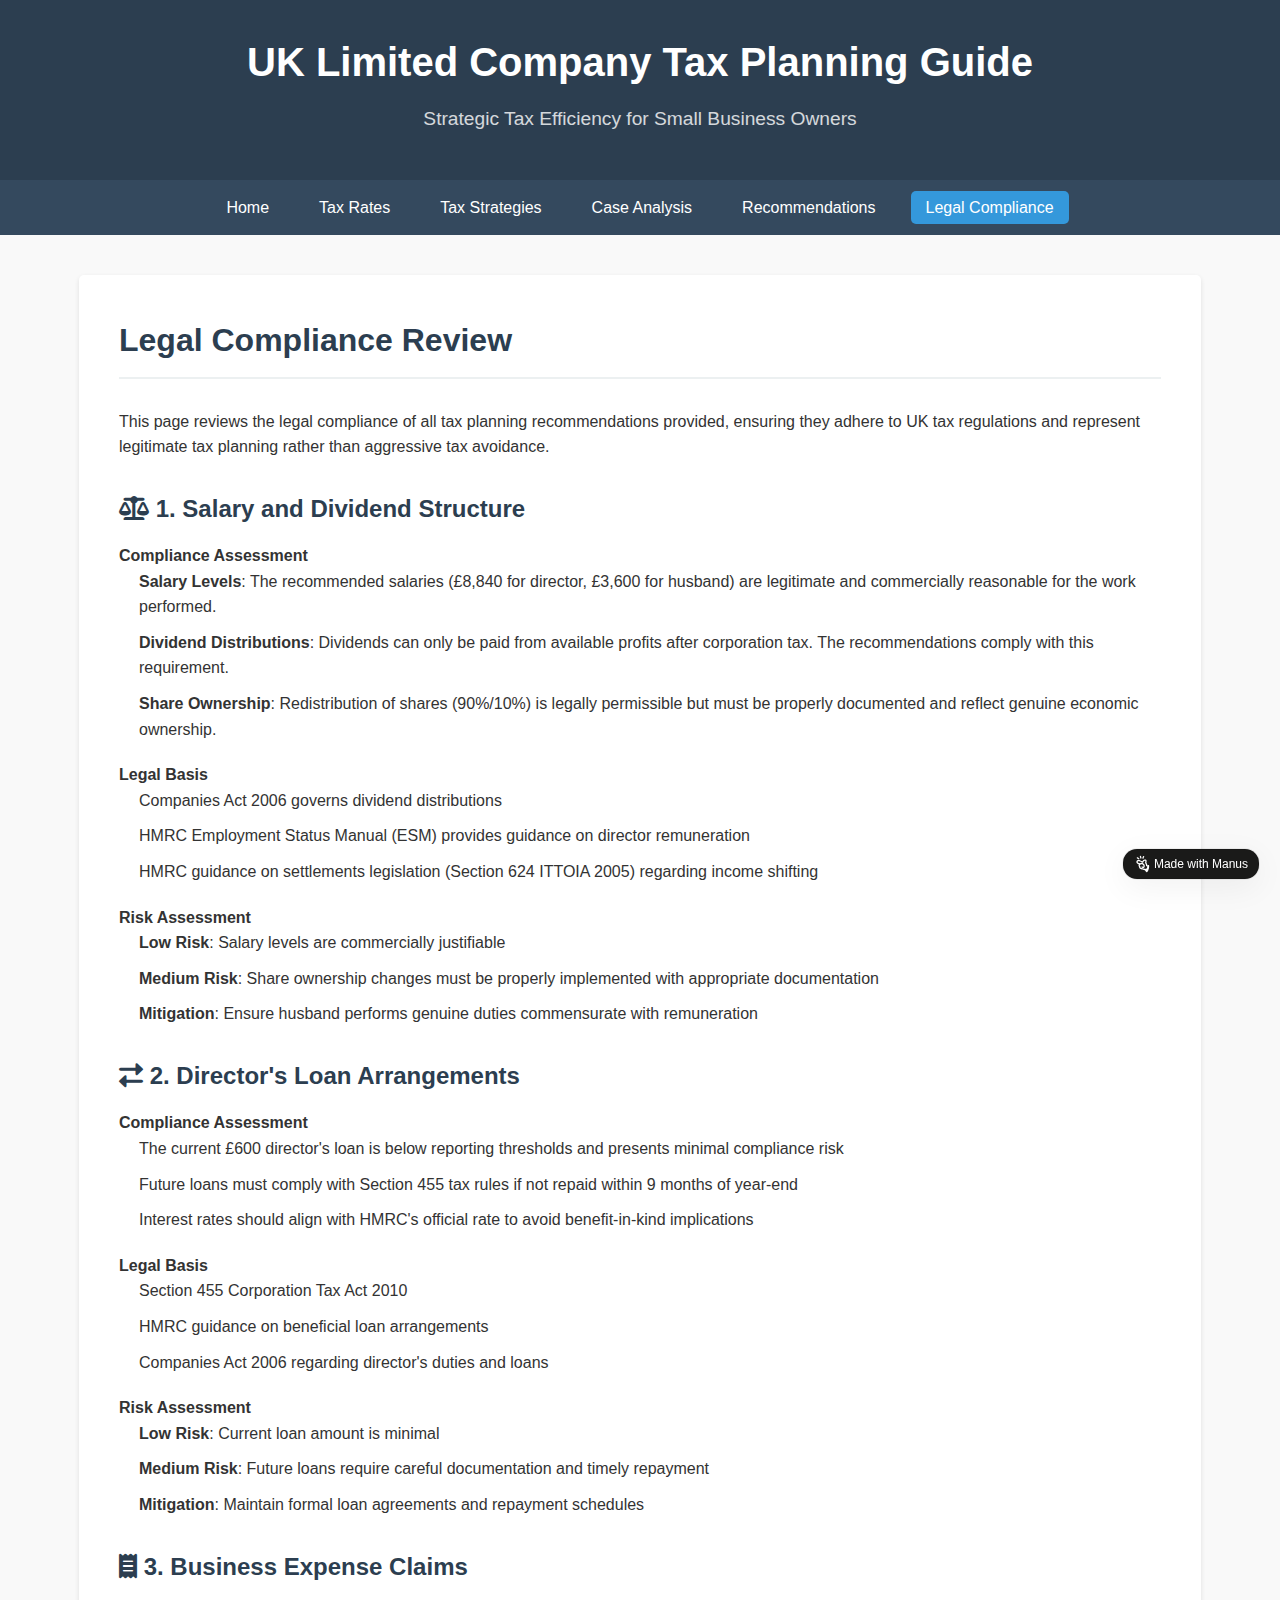
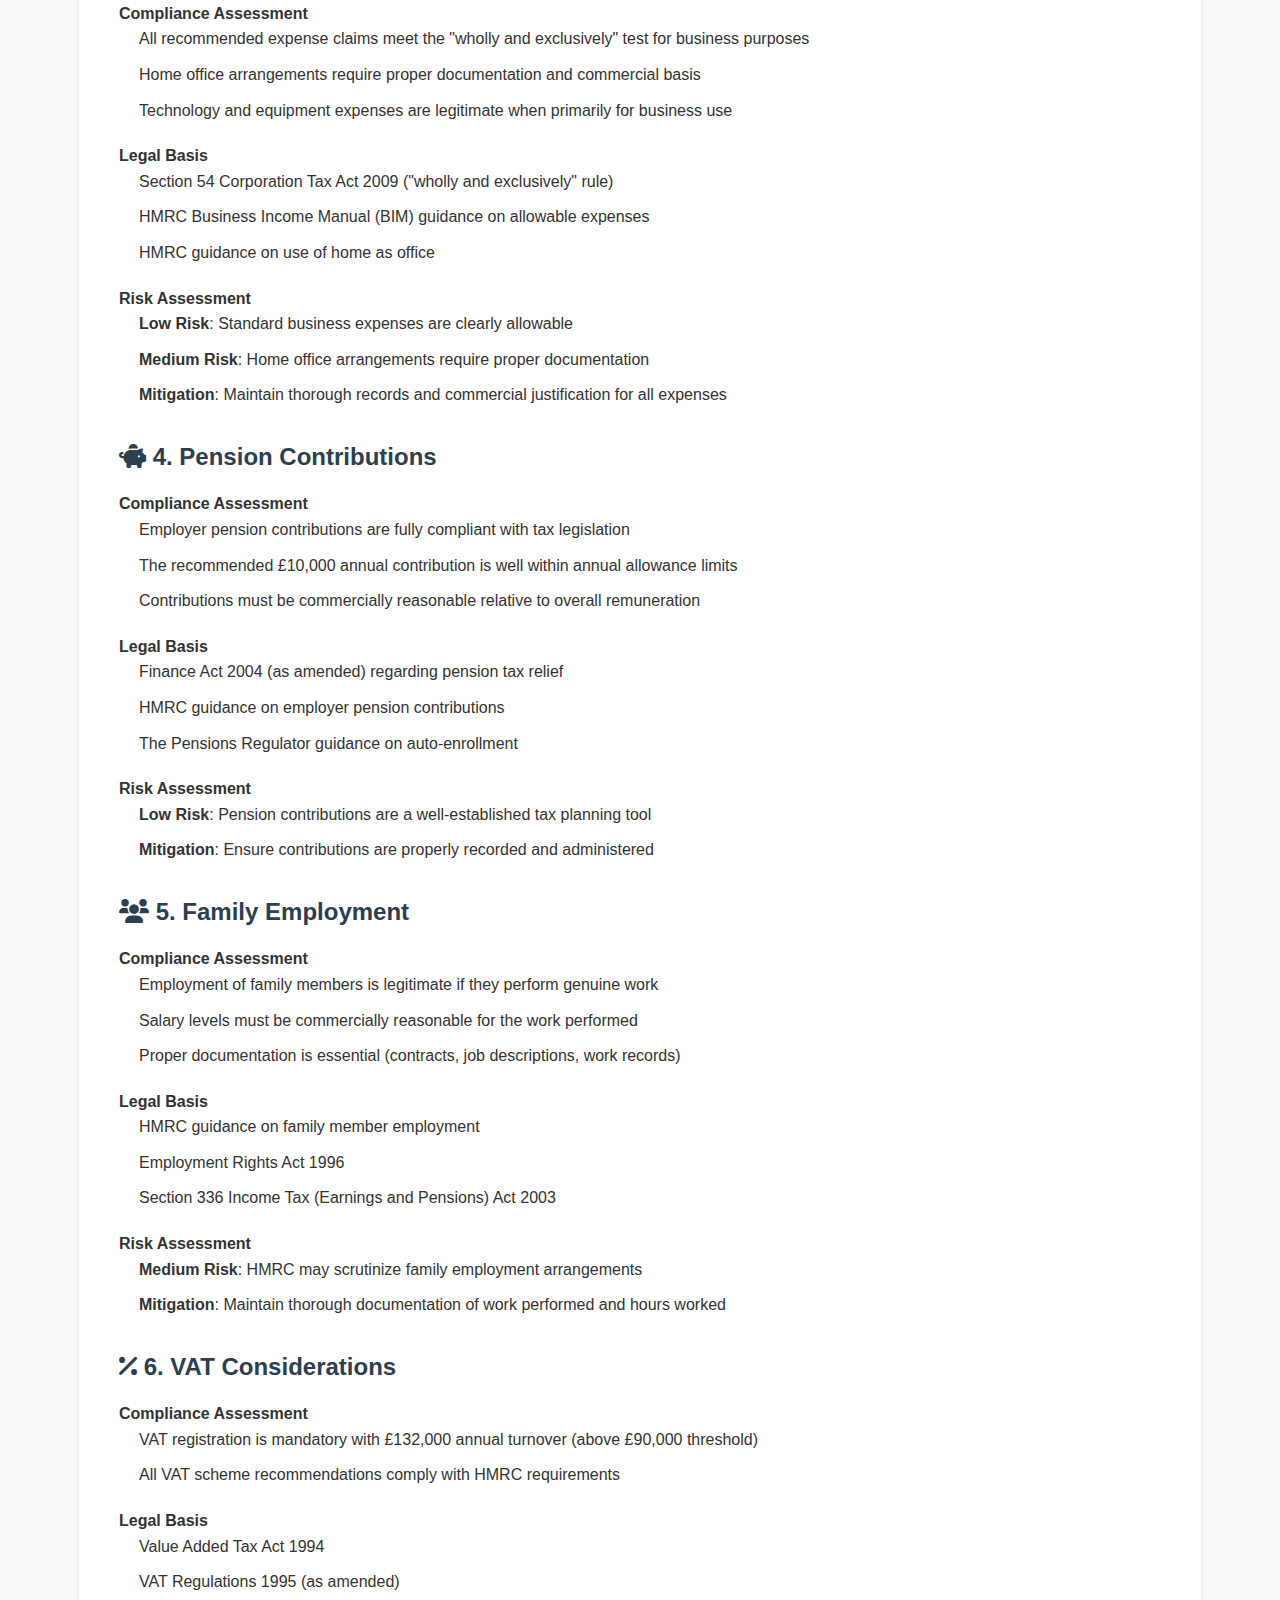
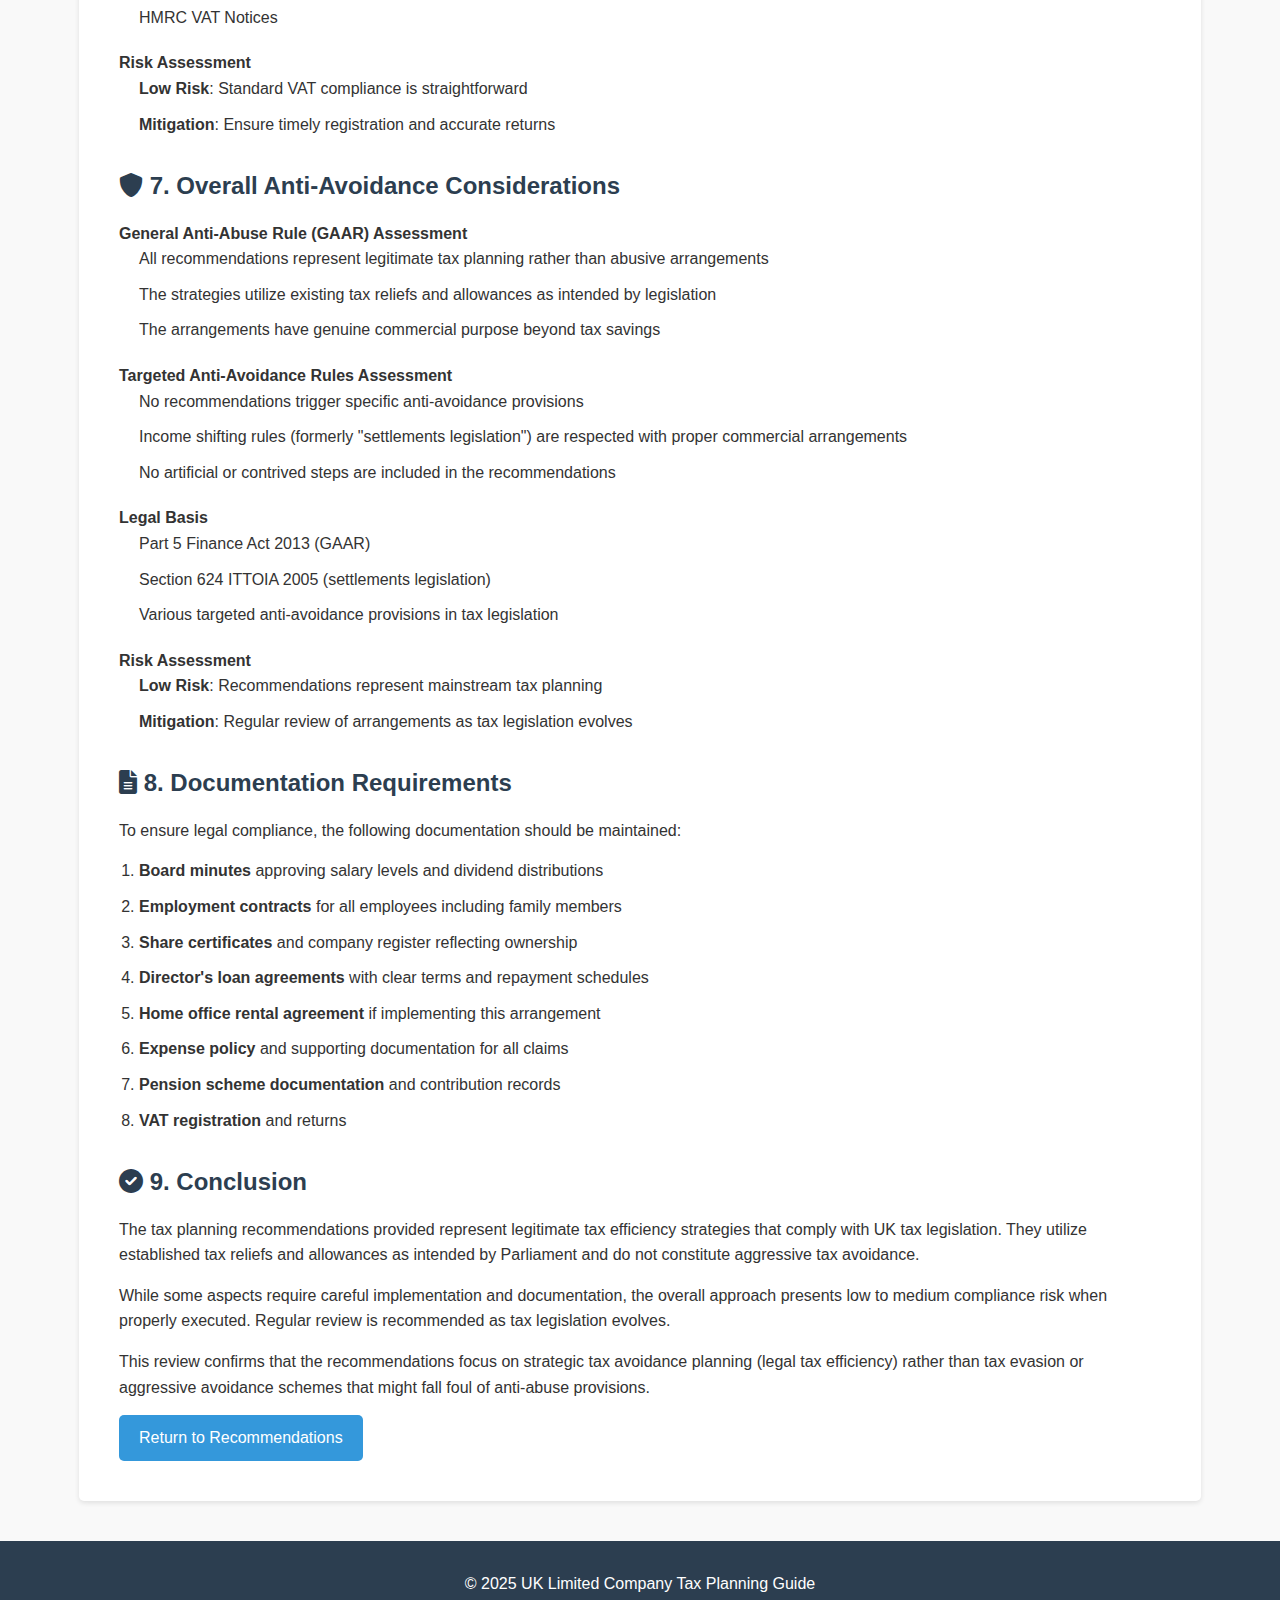
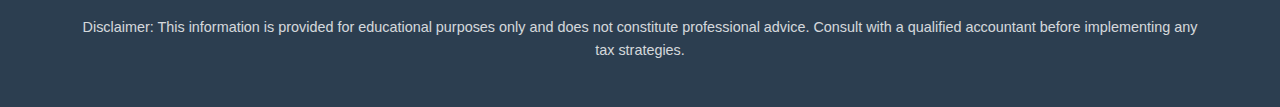
<file: compliance.html>
<!DOCTYPE html>
<html lang="en">
<head>
    <meta charset="UTF-8">
    <meta name="viewport" content="width=device-width, initial-scale=1.0">
    <title>Legal Compliance | Limited Company Tax Planning Guide</title>
    <link rel="stylesheet" href="styles.css">
    <link rel="stylesheet" href="https://cdnjs.cloudflare.com/ajax/libs/font-awesome/6.0.0-beta3/css/all.min.css">
</head>
<body>
    <header>
        <div class="container">
            <h1>UK Limited Company Tax Planning Guide</h1>
            <p class="subtitle">Strategic Tax Efficiency for Small Business Owners</p>
        </div>
    </header>

    <nav>
        <div class="container">
            <ul>
                <li><a href="index.html">Home</a></li>
                <li><a href="tax-rates.html">Tax Rates</a></li>
                <li><a href="strategies.html">Tax Strategies</a></li>
                <li><a href="analysis.html">Case Analysis</a></li>
                <li><a href="recommendations.html">Recommendations</a></li>
                <li><a href="compliance.html" class="active">Legal Compliance</a></li>
            </ul>
        </div>
    </nav>

    <main>
        <div class="container">
            <div class="page-content">
                <h2>Legal Compliance Review</h2>
                <p>This page reviews the legal compliance of all tax planning recommendations provided, ensuring they adhere to UK tax regulations and represent legitimate tax planning rather than aggressive tax avoidance.</p>

                <div class="compliance-section">
                    <h3><i class="fas fa-balance-scale"></i> 1. Salary and Dividend Structure</h3>
                    
                    <h4>Compliance Assessment</h4>
                    <ul>
                        <li><strong>Salary Levels</strong>: The recommended salaries (£8,840 for director, £3,600 for husband) are legitimate and commercially reasonable for the work performed.</li>
                        <li><strong>Dividend Distributions</strong>: Dividends can only be paid from available profits after corporation tax. The recommendations comply with this requirement.</li>
                        <li><strong>Share Ownership</strong>: Redistribution of shares (90%/10%) is legally permissible but must be properly documented and reflect genuine economic ownership.</li>
                    </ul>
                    
                    <h4>Legal Basis</h4>
                    <ul>
                        <li>Companies Act 2006 governs dividend distributions</li>
                        <li>HMRC Employment Status Manual (ESM) provides guidance on director remuneration</li>
                        <li>HMRC guidance on settlements legislation (Section 624 ITTOIA 2005) regarding income shifting</li>
                    </ul>
                    
                    <h4>Risk Assessment</h4>
                    <ul>
                        <li><strong>Low Risk</strong>: Salary levels are commercially justifiable</li>
                        <li><strong>Medium Risk</strong>: Share ownership changes must be properly implemented with appropriate documentation</li>
                        <li><strong>Mitigation</strong>: Ensure husband performs genuine duties commensurate with remuneration</li>
                    </ul>
                </div>

                <div class="compliance-section">
                    <h3><i class="fas fa-exchange-alt"></i> 2. Director's Loan Arrangements</h3>
                    
                    <h4>Compliance Assessment</h4>
                    <ul>
                        <li>The current £600 director's loan is below reporting thresholds and presents minimal compliance risk</li>
                        <li>Future loans must comply with Section 455 tax rules if not repaid within 9 months of year-end</li>
                        <li>Interest rates should align with HMRC's official rate to avoid benefit-in-kind implications</li>
                    </ul>
                    
                    <h4>Legal Basis</h4>
                    <ul>
                        <li>Section 455 Corporation Tax Act 2010</li>
                        <li>HMRC guidance on beneficial loan arrangements</li>
                        <li>Companies Act 2006 regarding director's duties and loans</li>
                    </ul>
                    
                    <h4>Risk Assessment</h4>
                    <ul>
                        <li><strong>Low Risk</strong>: Current loan amount is minimal</li>
                        <li><strong>Medium Risk</strong>: Future loans require careful documentation and timely repayment</li>
                        <li><strong>Mitigation</strong>: Maintain formal loan agreements and repayment schedules</li>
                    </ul>
                </div>

                <div class="compliance-section">
                    <h3><i class="fas fa-receipt"></i> 3. Business Expense Claims</h3>
                    
                    <h4>Compliance Assessment</h4>
                    <ul>
                        <li>All recommended expense claims meet the "wholly and exclusively" test for business purposes</li>
                        <li>Home office arrangements require proper documentation and commercial basis</li>
                        <li>Technology and equipment expenses are legitimate when primarily for business use</li>
                    </ul>
                    
                    <h4>Legal Basis</h4>
                    <ul>
                        <li>Section 54 Corporation Tax Act 2009 ("wholly and exclusively" rule)</li>
                        <li>HMRC Business Income Manual (BIM) guidance on allowable expenses</li>
                        <li>HMRC guidance on use of home as office</li>
                    </ul>
                    
                    <h4>Risk Assessment</h4>
                    <ul>
                        <li><strong>Low Risk</strong>: Standard business expenses are clearly allowable</li>
                        <li><strong>Medium Risk</strong>: Home office arrangements require proper documentation</li>
                        <li><strong>Mitigation</strong>: Maintain thorough records and commercial justification for all expenses</li>
                    </ul>
                </div>

                <div class="compliance-section">
                    <h3><i class="fas fa-piggy-bank"></i> 4. Pension Contributions</h3>
                    
                    <h4>Compliance Assessment</h4>
                    <ul>
                        <li>Employer pension contributions are fully compliant with tax legislation</li>
                        <li>The recommended £10,000 annual contribution is well within annual allowance limits</li>
                        <li>Contributions must be commercially reasonable relative to overall remuneration</li>
                    </ul>
                    
                    <h4>Legal Basis</h4>
                    <ul>
                        <li>Finance Act 2004 (as amended) regarding pension tax relief</li>
                        <li>HMRC guidance on employer pension contributions</li>
                        <li>The Pensions Regulator guidance on auto-enrollment</li>
                    </ul>
                    
                    <h4>Risk Assessment</h4>
                    <ul>
                        <li><strong>Low Risk</strong>: Pension contributions are a well-established tax planning tool</li>
                        <li><strong>Mitigation</strong>: Ensure contributions are properly recorded and administered</li>
                    </ul>
                </div>

                <div class="compliance-section">
                    <h3><i class="fas fa-users"></i> 5. Family Employment</h3>
                    
                    <h4>Compliance Assessment</h4>
                    <ul>
                        <li>Employment of family members is legitimate if they perform genuine work</li>
                        <li>Salary levels must be commercially reasonable for the work performed</li>
                        <li>Proper documentation is essential (contracts, job descriptions, work records)</li>
                    </ul>
                    
                    <h4>Legal Basis</h4>
                    <ul>
                        <li>HMRC guidance on family member employment</li>
                        <li>Employment Rights Act 1996</li>
                        <li>Section 336 Income Tax (Earnings and Pensions) Act 2003</li>
                    </ul>
                    
                    <h4>Risk Assessment</h4>
                    <ul>
                        <li><strong>Medium Risk</strong>: HMRC may scrutinize family employment arrangements</li>
                        <li><strong>Mitigation</strong>: Maintain thorough documentation of work performed and hours worked</li>
                    </ul>
                </div>

                <div class="compliance-section">
                    <h3><i class="fas fa-percent"></i> 6. VAT Considerations</h3>
                    
                    <h4>Compliance Assessment</h4>
                    <ul>
                        <li>VAT registration is mandatory with £132,000 annual turnover (above £90,000 threshold)</li>
                        <li>All VAT scheme recommendations comply with HMRC requirements</li>
                    </ul>
                    
                    <h4>Legal Basis</h4>
                    <ul>
                        <li>Value Added Tax Act 1994</li>
                        <li>VAT Regulations 1995 (as amended)</li>
                        <li>HMRC VAT Notices</li>
                    </ul>
                    
                    <h4>Risk Assessment</h4>
                    <ul>
                        <li><strong>Low Risk</strong>: Standard VAT compliance is straightforward</li>
                        <li><strong>Mitigation</strong>: Ensure timely registration and accurate returns</li>
                    </ul>
                </div>

                <div class="compliance-section">
                    <h3><i class="fas fa-shield-alt"></i> 7. Overall Anti-Avoidance Considerations</h3>
                    
                    <h4>General Anti-Abuse Rule (GAAR) Assessment</h4>
                    <ul>
                        <li>All recommendations represent legitimate tax planning rather than abusive arrangements</li>
                        <li>The strategies utilize existing tax reliefs and allowances as intended by legislation</li>
                        <li>The arrangements have genuine commercial purpose beyond tax savings</li>
                    </ul>
                    
                    <h4>Targeted Anti-Avoidance Rules Assessment</h4>
                    <ul>
                        <li>No recommendations trigger specific anti-avoidance provisions</li>
                        <li>Income shifting rules (formerly "settlements legislation") are respected with proper commercial arrangements</li>
                        <li>No artificial or contrived steps are included in the recommendations</li>
                    </ul>
                    
                    <h4>Legal Basis</h4>
                    <ul>
                        <li>Part 5 Finance Act 2013 (GAAR)</li>
                        <li>Section 624 ITTOIA 2005 (settlements legislation)</li>
                        <li>Various targeted anti-avoidance provisions in tax legislation</li>
                    </ul>
                    
                    <h4>Risk Assessment</h4>
                    <ul>
                        <li><strong>Low Risk</strong>: Recommendations represent mainstream tax planning</li>
                        <li><strong>Mitigation</strong>: Regular review of arrangements as tax legislation evolves</li>
                    </ul>
                </div>

                <div class="compliance-section">
                    <h3><i class="fas fa-file-alt"></i> 8. Documentation Requirements</h3>
                    
                    <p>To ensure legal compliance, the following documentation should be maintained:</p>
                    <ol>
                        <li><strong>Board minutes</strong> approving salary levels and dividend distributions</li>
                        <li><strong>Employment contracts</strong> for all employees including family members</li>
                        <li><strong>Share certificates</strong> and company register reflecting ownership</li>
                        <li><strong>Director's loan agreements</strong> with clear terms and repayment schedules</li>
                        <li><strong>Home office rental agreement</strong> if implementing this arrangement</li>
                        <li><strong>Expense policy</strong> and supporting documentation for all claims</li>
                        <li><strong>Pension scheme documentation</strong> and contribution records</li>
                        <li><strong>VAT registration</strong> and returns</li>
                    </ol>
                </div>

                <div class="compliance-section">
                    <h3><i class="fas fa-check-circle"></i> 9. Conclusion</h3>
                    
                    <p>The tax planning recommendations provided represent legitimate tax efficiency strategies that comply with UK tax legislation. They utilize established tax reliefs and allowances as intended by Parliament and do not constitute aggressive tax avoidance.</p>
                    
                    <p>While some aspects require careful implementation and documentation, the overall approach presents low to medium compliance risk when properly executed. Regular review is recommended as tax legislation evolves.</p>
                    
                    <p>This review confirms that the recommendations focus on strategic tax avoidance planning (legal tax efficiency) rather than tax evasion or aggressive avoidance schemes that might fall foul of anti-abuse provisions.</p>
                    
                    <div class="cta-box">
                        <a href="recommendations.html" class="btn">Return to Recommendations</a>
                    </div>
                </div>
            </div>
        </div>
    </main>

    <footer>
        <div class="container">
            <p>&copy; 2025 UK Limited Company Tax Planning Guide</p>
            <p class="disclaimer">Disclaimer: This information is provided for educational purposes only and does not constitute professional advice. Consult with a qualified accountant before implementing any tax strategies.</p>
        </div>
    </footer>

    <script src="script.js"></script>
<footer-btn></footer-btn>
<script>
    // 定义自定义元素
    class FooterBtn extends HTMLElement {
        constructor() {
            super();
            // 创建 Shadow DOM
            const shadow = this.attachShadow({ mode: 'open' });
            // 创建组件的HTML结构
            const wrapper = document.createElement('div');
            wrapper.setAttribute('class', 'wrapper');
            // 添加一些内容到组件中
            wrapper.innerHTML = `
                <div class="page-footer">
                    <div class="tooltip-dialog">Not an official Manus website nor endorsed by Manus. Content may contain inaccuracies; double-check before use. Do not submit passwords, credit cards, or personal information.</div>
                    <div class="footer-close-btn">
                        <svg xmlns="http://www.w3.org/2000/svg" width="16" height="16" viewBox="0 0 16 16" fill="none">
                        <g clip-path="url(#clip0_5850_97234)">
                        <path fill-rule="evenodd" clip-rule="evenodd" d="M0.733398 8.00104C0.733398 3.98777 3.9868 0.734375 8.00006 0.734375C12.0133 0.734375 15.2667 3.98777 15.2667 8.00104C15.2667 12.0143 12.0133 15.2677 8.00006 15.2677C3.9868 15.2677 0.733398 12.0143 0.733398 8.00104Z" fill="white"/>
                        <path d="M1.2334 8.00104C1.2334 4.26391 4.26294 1.23438 8.00006 1.23438C11.7372 1.23438 14.7667 4.26391 14.7667 8.00104C14.7667 11.7382 11.7372 14.7677 8.00006 14.7677C4.26294 14.7677 1.2334 11.7382 1.2334 8.00104Z" stroke="black" stroke-opacity="0.14" stroke-linecap="round" stroke-linejoin="round"/>
                        <path fill-rule="evenodd" clip-rule="evenodd" d="M5.57576 5.57613C5.81007 5.34181 6.18997 5.34181 6.42429 5.57613L8.00002 7.15186L9.57576 5.57613C9.81007 5.34181 10.19 5.34181 10.4243 5.57613C10.6586 5.81044 10.6586 6.19034 10.4243 6.42465L8.84855 8.00039L10.4243 9.57613C10.6586 9.81044 10.6586 10.1903 10.4243 10.4247C10.19 10.659 9.81007 10.659 9.57576 10.4247L8.00002 8.84892L6.42429 10.4247C6.18997 10.659 5.81007 10.659 5.57576 10.4247C5.34145 10.1903 5.34145 9.81044 5.57576 9.57613L7.1515 8.00039L5.57576 6.42465C5.34145 6.19034 5.34145 5.81044 5.57576 5.57613Z" fill="#858481"/>
                        </g>
                        <defs>
                        <clipPath id="clip0_5850_97234">
                        <rect width="16" height="16" fill="white"/>
                        </clipPath>
                        </defs>
                        </svg>
                    </div>
                    <div class="footer-bg">
                        <div class="tooltip-box">
                            <div class="tooltip-desc">This user-generated website was created with AI. Use with caution.</div>
                            <span
                                class="tooltip-icon"
                            >
                                <svg xmlns="http://www.w3.org/2000/svg" width="12" height="12" viewBox="0 0 12 12" fill="none">
                                    <g clip-path="url(#clip0_4345_83044)">
                                        <path
                                            d="M6 8V6M6 4H6.005M11 6C11 8.76142 8.76142 11 6 11C3.23858 11 1 8.76142 1 6C1 3.23858 3.23858 1 6 1C8.76142 1 11 3.23858 11 6Z"
                                            stroke="#858481"
                                            stroke-linecap="round"
                                            stroke-linejoin="round"
                                        />
                                    </g>
                                    <defs>
                                        <clipPath id="clip0_4345_83044">
                                            <rect width="12" height="12" fill="white" />
                                        </clipPath>
                                    </defs>
                                </svg>
                            </span>
                        </div>
                    </div>
                    <a href="https://manus.im/invitation?from=space" target="_blank" class="footer-button">
                        <span class="footer-logo">
                            <svg xmlns="http://www.w3.org/2000/svg" width="18" height="18" viewBox="0 0 18 18" fill="none">
                                <path
                                    d="M13.2251 16.9379C14.4717 16.147 15.3336 11.9052 15.144 10.6421C15.144 10.6421 14.9464 9.96396 14.4643 9.96394C13.9821 9.96391 13.7815 10.4719 13.7815 10.4719C13.7815 10.4719 13.6546 10.9409 13.4555 11.5313C13.1474 12.4447 13.0178 13.5718 12.2143 13.8571C11.4107 14.1425 10.6071 13.8725 10.6071 13.8725C11.1535 15.9448 11.9785 17.7288 13.2251 16.9379Z"
                                    fill="white"
                                />
                                <path
                                    fill-rule="evenodd"
                                    clip-rule="evenodd"
                                    d="M7.04826 9.17689C6.59029 9.22824 6.34906 9.40136 6.26768 9.48274C5.94625 9.80417 5.78554 10.1256 5.78554 10.2863C5.78554 10.447 5.40745 9.53393 5.32437 9.44837C5.07703 9.19366 5.083 8.78667 5.33771 8.53933C5.69527 8.19212 6.28003 7.96925 6.90502 7.89918C7.55323 7.82651 8.3219 7.9075 9.09971 8.25205C10.0075 8.65415 10.4937 9.50199 10.6773 10.2768C10.7705 10.6701 10.7943 11.0743 10.7466 11.4426C10.7002 11.8002 10.5781 12.1826 10.3242 12.4736C9.79525 13.0799 9.01508 13.0116 8.593 12.9221C8.35518 12.8716 8.14542 12.7975 7.99786 12.738C7.92303 12.7079 7.86158 12.6804 7.81747 12.6597C7.79535 12.6493 7.77743 12.6406 7.7642 12.6341C7.75757 12.6308 7.75211 12.628 7.74786 12.6259L7.7424 12.6231L7.74037 12.622L7.73915 12.6214C7.73915 12.6214 7.7388 12.6212 8.03568 12.051L7.7388 12.6212C7.42389 12.4573 7.30152 12.069 7.46548 11.7541C7.62912 11.4398 8.01612 11.3173 8.3307 11.4798M8.3307 11.4798L8.33145 11.4802L8.3307 11.4798ZM8.3307 11.4798L8.33531 11.4822C8.34052 11.4847 8.3498 11.4893 8.36271 11.4953C8.38864 11.5075 8.42852 11.5254 8.4788 11.5457C8.58146 11.5871 8.71705 11.6341 8.85982 11.6644C9.19892 11.7363 9.32081 11.668 9.3554 11.6284C9.38325 11.5965 9.44396 11.4899 9.47154 11.2773C9.49771 11.0755 9.48663 10.8281 9.42625 10.5733C9.30267 10.0519 9.00685 9.61712 8.57899 9.42759C8.02117 9.1805 7.48301 9.12815 7.04826 9.17689"
                                    fill="white"
                                />
                                <path
                                    fill-rule="evenodd"
                                    clip-rule="evenodd"
                                    d="M2.79812 2.53348C2.64176 2.85224 2.7734 3.2374 3.09216 3.39376C3.55 3.61834 3.94731 3.83979 4.34068 4.28331C4.57627 4.54892 4.98258 4.57326 5.2482 4.33767C5.51381 4.10208 5.53815 3.69577 5.30256 3.43016C4.742 2.79815 4.16499 2.48794 3.65839 2.23944C3.33963 2.08308 2.95448 2.21473 2.79812 2.53348Z"
                                    fill="white"
                                />
                                <path
                                    fill-rule="evenodd"
                                    clip-rule="evenodd"
                                    d="M6.27275 0.662519C5.92831 0.748629 5.71889 1.09766 5.805 1.4421C5.86516 1.68274 5.92127 1.8885 5.97263 2.07686C6.07093 2.43738 6.15185 2.73415 6.21054 3.08969C6.26837 3.43999 6.59923 3.67708 6.94952 3.61926C7.29982 3.56143 7.53692 3.23058 7.47909 2.88028C7.40972 2.46006 7.3017 2.06246 7.19328 1.66338C7.14526 1.48666 7.09717 1.30966 7.05233 1.13027C6.96622 0.785827 6.61719 0.57641 6.27275 0.662519Z"
                                    fill="white"
                                />
                                <path
                                    d="M8.99979 3.21456C9.16051 2.57171 9.32122 2.08956 9.61377 1.60742"
                                    stroke="white"
                                    stroke-width="1.28571"
                                    stroke-miterlimit="10"
                                    stroke-linecap="round"
                                />
                                <path
                                    fill-rule="evenodd"
                                    clip-rule="evenodd"
                                    d="M11.3613 6.26832C12.6366 6.52316 12.6368 6.52221 12.6368 6.52221L12.637 6.52126L12.6373 6.51931L12.6381 6.51527L12.6396 6.50658C12.6407 6.50054 12.6418 6.49395 12.6429 6.48687C12.6452 6.47271 12.6476 6.45641 12.65 6.43816C12.6548 6.40191 12.6596 6.35662 12.6628 6.30419C12.6689 6.20315 12.6702 6.05635 12.6443 5.88608C12.5954 5.56354 12.4075 4.95215 11.7455 4.59774L11.6146 4.52762L11.4715 4.48801L11.1424 5.7144C11.4358 5.8715 11.3613 6.26832 11.3613 6.26832ZM11.1573 7.07742L11.3613 6.26832L12.6366 6.52316L12.6296 6.56049L12.4237 7.37732C12.3841 7.57807 12.3789 7.69285 12.381 7.75349C12.3828 7.80284 12.3892 7.81904 12.3924 7.82698L12.3927 7.8279C12.4008 7.84841 12.4216 7.89289 12.4977 8.00832C12.5287 8.05537 12.561 8.10252 12.6021 8.1626C12.613 8.1785 12.6245 8.19531 12.6367 8.21327C12.6919 8.29416 12.7565 8.38953 12.825 8.49621C13.2527 9.16281 13.2947 9.80259 13.2925 10.2126C13.2924 10.2186 13.2924 10.2246 13.2923 10.2305C13.3435 10.2481 13.3978 10.2658 13.4555 10.2841C13.4745 10.2902 13.4997 10.2982 13.5262 10.3065C13.5634 10.3183 13.6031 10.3308 13.6314 10.3399C13.6872 10.3577 13.7584 10.381 13.8272 10.4067C13.8751 10.4245 13.9211 10.4423 13.9644 10.4603C14.0059 10.4775 14.0566 10.4995 14.1099 10.5264C14.1513 10.5473 14.2186 10.5831 14.2948 10.6359L14.9647 10.9242L14.955 11.7823C14.9493 12.2868 14.7463 12.8187 14.6023 13.148C14.4436 13.5111 14.2339 13.8983 14.0408 14.1556C13.7712 14.515 13.4657 14.8945 13.0981 15.1372C12.8815 15.2802 12.6198 15.394 12.3111 15.4313C12.0361 15.4645 11.7981 15.4277 11.6232 15.3851L11.5717 15.3745C11.5199 15.3639 11.4456 15.3486 11.3553 15.3298C11.1748 15.2922 10.9287 15.2404 10.6678 15.1837C10.1867 15.0793 9.53471 14.9331 9.22715 14.8311L9.20492 14.8237L9.18296 14.8155C9.04655 14.7649 8.81591 14.7081 8.43387 14.621C8.41077 14.6157 8.38722 14.6103 8.36328 14.6049C8.03371 14.5299 7.6281 14.4376 7.24401 14.3212C6.8462 14.2008 6.35418 14.0216 5.9364 13.7296C5.4979 13.4232 4.99936 12.8829 4.9716 12.0723C4.96744 11.951 4.97023 11.8337 4.97774 11.7224C4.78027 11.5084 4.61454 11.2286 4.53078 10.8703C4.44918 10.5212 4.49431 10.2118 4.55156 9.99459C4.60897 9.7768 4.69617 9.58643 4.76904 9.44413C4.79364 9.3961 4.81915 9.34874 4.8446 9.30298C4.60356 9.22692 4.3313 9.13294 4.06631 9.01999C3.72023 8.87246 3.22918 8.62908 2.86258 8.2362C2.66514 8.0246 2.4584 7.72132 2.37481 7.3248C2.28733 6.90985 2.36002 6.51171 2.53036 6.1708C2.94502 5.34093 3.73706 5.04773 4.44152 5.02237C5.07762 4.99946 5.75449 5.17745 6.36097 5.39016C6.91355 5.58397 7.70443 5.94444 8.3763 6.25842C8.5976 5.89554 8.88932 5.48549 9.16548 5.15432L9.22034 5.08854L9.28382 5.03075C9.75896 4.59828 10.2927 4.45288 10.6994 4.42169C10.8988 4.4064 11.0705 4.41781 11.1989 4.43448C11.2638 4.44291 11.3198 4.45295 11.3652 4.46245C11.388 4.46721 11.4083 4.47188 11.426 4.4762C11.4349 4.47837 11.4431 4.48045 11.4507 4.48243L11.4616 4.48531L11.4666 4.48668L11.4691 4.48735L11.4703 4.48768C11.4703 4.48768 11.4715 4.48801 11.1424 5.7144C11.1424 5.7144 10.6292 5.57232 10.188 5.96175C10.1836 5.96567 10.1792 5.96965 10.1747 5.97368C10.161 5.99009 10.1473 6.0067 10.1336 6.02351C10.1139 6.04768 10.0941 6.07224 10.0743 6.09711C10.0685 6.10441 10.0627 6.11174 10.0569 6.1191C9.61666 6.67768 9.64277 6.91103 8.83914 7.87543C8.83914 7.87543 8.4205 7.68157 8.1701 7.56386C7.9983 7.48311 7.81669 7.39774 7.63164 7.31169C7.03464 7.03411 6.40173 6.74946 5.94628 6.58972C4.82494 6.19643 3.99821 6.14651 3.69645 6.75042C3.29839 7.54707 4.9148 8.00866 5.72705 8.24061C5.8981 8.28945 6.03349 8.32811 6.10689 8.35758C6.52348 8.52479 6.55255 8.86031 6.42848 9.16103C6.35609 9.33651 6.31482 9.43541 6.10706 9.64317C5.78563 9.9646 5.73292 10.3452 5.7943 10.6078C5.82503 10.7392 5.88582 10.8348 5.95809 10.9044C6.15197 11.0909 6.42842 11.0897 6.42842 11.0897C6.42842 11.0897 6.25016 11.5453 6.26759 12.0541C6.27143 12.1661 6.30155 12.268 6.35346 12.3612C6.66163 12.9145 7.73774 13.1596 8.64189 13.3655C9.02162 13.452 9.37102 13.5316 9.62046 13.6242C10.0676 13.7726 11.8925 14.1433 11.8925 14.1433C12.2292 14.2317 12.438 14.1247 12.9919 13.3864C13.2219 13.0797 13.653 12.2123 13.6583 11.7435C13.5884 11.7134 13.5835 11.7029 13.5786 11.6924C13.5718 11.6779 13.565 11.6633 13.3882 11.5974C13.329 11.5754 13.2499 11.5504 13.1593 11.5218C12.7822 11.4029 12.2071 11.2215 12.0534 10.929C11.9788 10.787 11.9846 10.5964 11.9915 10.3736C12.0022 10.0271 12.0153 9.60261 11.732 9.16115C11.6624 9.05276 11.5957 8.95523 11.5333 8.864C11.1781 8.34469 10.9626 8.0296 11.1573 7.07742ZM5.21736 8.64574C5.21818 8.64341 5.21787 8.64394 5.21684 8.64717L5.21736 8.64574ZM13.2859 10.6214C13.2859 10.6214 13.2859 10.6164 13.2849 10.6077C13.2852 10.6173 13.2859 10.6214 13.2859 10.6214Z"
                                    fill="white"
                                />
                            </svg>
                        </span>
                        <div class="title">Made with Manus</div>
                        <div class="create-title">Create my website</div>
                    </a>
                </div>

                <div class="page-footer-mobile">
                    <div class="footer-button">
                        <svg xmlns="http://www.w3.org/2000/svg" width="18" height="18" viewBox="0 0 18 18" fill="none">
                            <path
                                d="M13.2251 16.9379C14.4717 16.147 15.3336 11.9052 15.144 10.6421C15.144 10.6421 14.9464 9.96396 14.4643 9.96394C13.9821 9.96391 13.7815 10.4719 13.7815 10.4719C13.7815 10.4719 13.6546 10.9409 13.4555 11.5313C13.1474 12.4447 13.0178 13.5718 12.2143 13.8571C11.4107 14.1425 10.6071 13.8725 10.6071 13.8725C11.1535 15.9448 11.9785 17.7288 13.2251 16.9379Z"
                                fill="white"
                            />
                            <path
                                fill-rule="evenodd"
                                clip-rule="evenodd"
                                d="M7.04826 9.17689C6.59029 9.22824 6.34906 9.40136 6.26768 9.48274C5.94625 9.80417 5.78554 10.1256 5.78554 10.2863C5.78554 10.447 5.40745 9.53393 5.32437 9.44837C5.07703 9.19366 5.083 8.78667 5.33771 8.53933C5.69527 8.19212 6.28003 7.96925 6.90502 7.89918C7.55323 7.82651 8.3219 7.9075 9.09971 8.25205C10.0075 8.65415 10.4937 9.50199 10.6773 10.2768C10.7705 10.6701 10.7943 11.0743 10.7466 11.4426C10.7002 11.8002 10.5781 12.1826 10.3242 12.4736C9.79525 13.0799 9.01508 13.0116 8.593 12.9221C8.35518 12.8716 8.14542 12.7975 7.99786 12.738C7.92303 12.7079 7.86158 12.6804 7.81747 12.6597C7.79535 12.6493 7.77743 12.6406 7.7642 12.6341C7.75757 12.6308 7.75211 12.628 7.74786 12.6259L7.7424 12.6231L7.74037 12.622L7.73915 12.6214C7.73915 12.6214 7.7388 12.6212 8.03568 12.051L7.7388 12.6212C7.42389 12.4573 7.30152 12.069 7.46548 11.7541C7.62912 11.4398 8.01612 11.3173 8.3307 11.4798M8.3307 11.4798L8.33145 11.4802L8.3307 11.4798ZM8.3307 11.4798L8.33531 11.4822C8.34052 11.4847 8.3498 11.4893 8.36271 11.4953C8.38864 11.5075 8.42852 11.5254 8.4788 11.5457C8.58146 11.5871 8.71705 11.6341 8.85982 11.6644C9.19892 11.7363 9.32081 11.668 9.3554 11.6284C9.38325 11.5965 9.44396 11.4899 9.47154 11.2773C9.49771 11.0755 9.48663 10.8281 9.42625 10.5733C9.30267 10.0519 9.00685 9.61712 8.57899 9.42759C8.02117 9.1805 7.48301 9.12815 7.04826 9.17689"
                                fill="white"
                            />
                            <path
                                fill-rule="evenodd"
                                clip-rule="evenodd"
                                d="M2.79812 2.53348C2.64176 2.85224 2.7734 3.2374 3.09216 3.39376C3.55 3.61834 3.94731 3.83979 4.34068 4.28331C4.57627 4.54892 4.98258 4.57326 5.2482 4.33767C5.51381 4.10208 5.53815 3.69577 5.30256 3.43016C4.742 2.79815 4.16499 2.48794 3.65839 2.23944C3.33963 2.08308 2.95448 2.21473 2.79812 2.53348Z"
                                fill="white"
                            />
                            <path
                                fill-rule="evenodd"
                                clip-rule="evenodd"
                                d="M6.27275 0.662519C5.92831 0.748629 5.71889 1.09766 5.805 1.4421C5.86516 1.68274 5.92127 1.8885 5.97263 2.07686C6.07093 2.43738 6.15185 2.73415 6.21054 3.08969C6.26837 3.43999 6.59923 3.67708 6.94952 3.61926C7.29982 3.56143 7.53692 3.23058 7.47909 2.88028C7.40972 2.46006 7.3017 2.06246 7.19328 1.66338C7.14526 1.48666 7.09717 1.30966 7.05233 1.13027C6.96622 0.785827 6.61719 0.57641 6.27275 0.662519Z"
                                fill="white"
                            />
                            <path
                                d="M8.99979 3.21456C9.16051 2.57171 9.32122 2.08956 9.61377 1.60742"
                                stroke="white"
                                stroke-width="1.28571"
                                stroke-miterlimit="10"
                                stroke-linecap="round"
                            />
                            <path
                                fill-rule="evenodd"
                                clip-rule="evenodd"
                                d="M11.3613 6.26832C12.6366 6.52316 12.6368 6.52221 12.6368 6.52221L12.637 6.52126L12.6373 6.51931L12.6381 6.51527L12.6396 6.50658C12.6407 6.50054 12.6418 6.49395 12.6429 6.48687C12.6452 6.47271 12.6476 6.45641 12.65 6.43816C12.6548 6.40191 12.6596 6.35662 12.6628 6.30419C12.6689 6.20315 12.6702 6.05635 12.6443 5.88608C12.5954 5.56354 12.4075 4.95215 11.7455 4.59774L11.6146 4.52762L11.4715 4.48801L11.1424 5.7144C11.4358 5.8715 11.3613 6.26832 11.3613 6.26832ZM11.1573 7.07742L11.3613 6.26832L12.6366 6.52316L12.6296 6.56049L12.4237 7.37732C12.3841 7.57807 12.3789 7.69285 12.381 7.75349C12.3828 7.80284 12.3892 7.81904 12.3924 7.82698L12.3927 7.8279C12.4008 7.84841 12.4216 7.89289 12.4977 8.00832C12.5287 8.05537 12.561 8.10252 12.6021 8.1626C12.613 8.1785 12.6245 8.19531 12.6367 8.21327C12.6919 8.29416 12.7565 8.38953 12.825 8.49621C13.2527 9.16281 13.2947 9.80259 13.2925 10.2126C13.2924 10.2186 13.2924 10.2246 13.2923 10.2305C13.3435 10.2481 13.3978 10.2658 13.4555 10.2841C13.4745 10.2902 13.4997 10.2982 13.5262 10.3065C13.5634 10.3183 13.6031 10.3308 13.6314 10.3399C13.6872 10.3577 13.7584 10.381 13.8272 10.4067C13.8751 10.4245 13.9211 10.4423 13.9644 10.4603C14.0059 10.4775 14.0566 10.4995 14.1099 10.5264C14.1513 10.5473 14.2186 10.5831 14.2948 10.6359L14.9647 10.9242L14.955 11.7823C14.9493 12.2868 14.7463 12.8187 14.6023 13.148C14.4436 13.5111 14.2339 13.8983 14.0408 14.1556C13.7712 14.515 13.4657 14.8945 13.0981 15.1372C12.8815 15.2802 12.6198 15.394 12.3111 15.4313C12.0361 15.4645 11.7981 15.4277 11.6232 15.3851L11.5717 15.3745C11.5199 15.3639 11.4456 15.3486 11.3553 15.3298C11.1748 15.2922 10.9287 15.2404 10.6678 15.1837C10.1867 15.0793 9.53471 14.9331 9.22715 14.8311L9.20492 14.8237L9.18296 14.8155C9.04655 14.7649 8.81591 14.7081 8.43387 14.621C8.41077 14.6157 8.38722 14.6103 8.36328 14.6049C8.03371 14.5299 7.6281 14.4376 7.24401 14.3212C6.8462 14.2008 6.35418 14.0216 5.9364 13.7296C5.4979 13.4232 4.99936 12.8829 4.9716 12.0723C4.96744 11.951 4.97023 11.8337 4.97774 11.7224C4.78027 11.5084 4.61454 11.2286 4.53078 10.8703C4.44918 10.5212 4.49431 10.2118 4.55156 9.99459C4.60897 9.7768 4.69617 9.58643 4.76904 9.44413C4.79364 9.3961 4.81915 9.34874 4.8446 9.30298C4.60356 9.22692 4.3313 9.13294 4.06631 9.01999C3.72023 8.87246 3.22918 8.62908 2.86258 8.2362C2.66514 8.0246 2.4584 7.72132 2.37481 7.3248C2.28733 6.90985 2.36002 6.51171 2.53036 6.1708C2.94502 5.34093 3.73706 5.04773 4.44152 5.02237C5.07762 4.99946 5.75449 5.17745 6.36097 5.39016C6.91355 5.58397 7.70443 5.94444 8.3763 6.25842C8.5976 5.89554 8.88932 5.48549 9.16548 5.15432L9.22034 5.08854L9.28382 5.03075C9.75896 4.59828 10.2927 4.45288 10.6994 4.42169C10.8988 4.4064 11.0705 4.41781 11.1989 4.43448C11.2638 4.44291 11.3198 4.45295 11.3652 4.46245C11.388 4.46721 11.4083 4.47188 11.426 4.4762C11.4349 4.47837 11.4431 4.48045 11.4507 4.48243L11.4616 4.48531L11.4666 4.48668L11.4691 4.48735L11.4703 4.48768C11.4703 4.48768 11.4715 4.48801 11.1424 5.7144C11.1424 5.7144 10.6292 5.57232 10.188 5.96175C10.1836 5.96567 10.1792 5.96965 10.1747 5.97368C10.161 5.99009 10.1473 6.0067 10.1336 6.02351C10.1139 6.04768 10.0941 6.07224 10.0743 6.09711C10.0685 6.10441 10.0627 6.11174 10.0569 6.1191C9.61666 6.67768 9.64277 6.91103 8.83914 7.87543C8.83914 7.87543 8.4205 7.68157 8.1701 7.56386C7.9983 7.48311 7.81669 7.39774 7.63164 7.31169C7.03464 7.03411 6.40173 6.74946 5.94628 6.58972C4.82494 6.19643 3.99821 6.14651 3.69645 6.75042C3.29839 7.54707 4.9148 8.00866 5.72705 8.24061C5.8981 8.28945 6.03349 8.32811 6.10689 8.35758C6.52348 8.52479 6.55255 8.86031 6.42848 9.16103C6.35609 9.33651 6.31482 9.43541 6.10706 9.64317C5.78563 9.9646 5.73292 10.3452 5.7943 10.6078C5.82503 10.7392 5.88582 10.8348 5.95809 10.9044C6.15197 11.0909 6.42842 11.0897 6.42842 11.0897C6.42842 11.0897 6.25016 11.5453 6.26759 12.0541C6.27143 12.1661 6.30155 12.268 6.35346 12.3612C6.66163 12.9145 7.73774 13.1596 8.64189 13.3655C9.02162 13.452 9.37102 13.5316 9.62046 13.6242C10.0676 13.7726 11.8925 14.1433 11.8925 14.1433C12.2292 14.2317 12.438 14.1247 12.9919 13.3864C13.2219 13.0797 13.653 12.2123 13.6583 11.7435C13.5884 11.7134 13.5835 11.7029 13.5786 11.6924C13.5718 11.6779 13.565 11.6633 13.3882 11.5974C13.329 11.5754 13.2499 11.5504 13.1593 11.5218C12.7822 11.4029 12.2071 11.2215 12.0534 10.929C11.9788 10.787 11.9846 10.5964 11.9915 10.3736C12.0022 10.0271 12.0153 9.60261 11.732 9.16115C11.6624 9.05276 11.5957 8.95523 11.5333 8.864C11.1781 8.34469 10.9626 8.0296 11.1573 7.07742ZM5.21736 8.64574C5.21818 8.64341 5.21787 8.64394 5.21684 8.64717L5.21736 8.64574ZM13.2859 10.6214C13.2859 10.6214 13.2859 10.6164 13.2849 10.6077C13.2852 10.6173 13.2859 10.6214 13.2859 10.6214Z"
                                fill="white"
                            />
                        </svg>
                        <div class="title">Made with Manus</div>
                        <div class="create-title">Create my website</div>
                    </div>
                    <div class="footer-dialog">
                        <div class="dialog-box">
                            <div class="dialog-header">
                                <div class="dialog-header-title">Made with Manus</div>
                                <span class="dialog-header-icon">
                                    <svg xmlns="http://www.w3.org/2000/svg" width="18" height="18" viewBox="0 0 18 18" fill="none">
                                        <path
                                            fill-rule="evenodd"
                                            clip-rule="evenodd"
                                            d="M3.2729 3.27192C3.5365 3.00832 3.96389 3.00832 4.22749 3.27192L9.0002 8.04462L13.7729 3.27192C14.0365 3.00832 14.4639 3.00832 14.7275 3.27192C14.9911 3.53553 14.9911 3.96291 14.7275 4.22652L9.95479 8.99922L14.7275 13.7719C14.9911 14.0355 14.9911 14.4629 14.7275 14.7265C14.4639 14.9901 14.0365 14.9901 13.7729 14.7265L9.0002 9.95381L4.22749 14.7265C3.96389 14.9901 3.5365 14.9901 3.2729 14.7265C3.00929 14.4629 3.00929 14.0355 3.2729 13.7719L8.0456 8.99922L3.2729 4.22652C3.00929 3.96291 3.00929 3.53553 3.2729 3.27192Z"
                                            fill="#858481"
                                        />
                                    </svg>
                                </span>
                            </div>
                            <div class="dialog-body">
                                <div>This user-generated website was created with AI. Use with caution.</div>
                                <div>
                                    Not an official Manus website nor endorsed by Manus. Content may contain inaccuracies; double-check before use. Do not submit
                                    passwords, credit cards, or personal information.
                                </div>
                            </div>
                            <div class="dialog-footer">
                                <div class="dialog-footer-button-left">Cancel</div>
                                <div class="dialog-footer-button-right" onclick="createSite()">Create my website</div>
                            </div>
                        </div>
                    </div>
                </div>
            `;
            // 创建样式
            const style = document.createElement('style');
            style.textContent = `
            @keyframes changeWidth {
                0% {
                    width: 150px;
                    background-color: transparent;
                }
                100% {
                    width: 574px;
                    background-color: #fff;
                }
            }

            *,
            *::before,
            *::after {
                box-sizing: border-box;
                margin: 0;
                padding: 0;
                border: unset;
            }

            * {
                line-height: 1.2;
                text-shadow: initial;
                font-family: 'SF Pro', -apple-system, BlinkMacSystemFont, 'Segoe UI', Roboto, Helvetica, Arial, sans-serif;
            }

            a {
                text-decoration: unset;
            }

            .page-footer-mobile {
                z-index: 10000;
                display: none;
                position: absolute;
                right: 16px;
                bottom: 16px;
            }

            .page-footer {
                z-index: 10000;
                display: flex;
                padding: 4px 4px 4px 12px;
                align-items: center;
                gap: 16px;
                position: fixed;
                right: 16px;
                bottom: 16px;
                border-radius: 24px;
                border: 1px solid transparent;
                background: transparent;
                transition: 0.3s;
            }

            .footer-close-btn {
                display: none;
                z-index: 10002;
                cursor: pointer;
                position: absolute;
                right: -3px;
                top: -3px;
            }

            .footer-bg {
                overflow: hidden;
                position: absolute;
                right: 0px;
                bottom: 0px;
                height: 38px;
                width: 150px;
                background-color: transparent;
                border-radius: 24px;
            }

            .tooltip-box {
                display: none;
                transition: 0.3s;
                z-index: 10001;
                align-items: center;
                gap: 1px;
            }

            .tooltip-desc {
                color: #858481;
                /* Label/Primary */
                font-size: 12px;
                font-style: normal;
                font-weight: 400;
                line-height: 16px; /* 133.333% */
            }

            .footer-button {
                z-index: 10001;
                right: 16px;
                bottom: 16px;
                user-select: none;
                cursor: pointer;
                display: flex;
                padding: 5px 10px;
                align-items: center;
                height: 30px;
                gap: 2px;
                transition: 0.3s;
                border-radius: 14px;
                border: 1px solid rgba(0, 0, 0, 0.06);
                background: #1a1a19;
                box-shadow: 0px 0px 0px 1px rgba(0, 0, 0, 0.06), 0px 8px 32px 0px rgba(0, 0, 0, 0.06);
            }

            .footer-logo {
                width: 18px;
                height: 18px;
            }

            .footer-button:hover .create-title {
                opacity: 0.8;
            }

            .footer-button:hover .footer-logo {
                opacity: 0.8;
            }

            .page-footer:hover .footer-close-btn {
                display: block;
            }

            .page-footer:hover .create-title {
                display: block;
            }

            .page-footer:hover .title {
                display: none;
            }

            .page-footer:hover .footer-bg {
                animation: changeWidth 0.3s ease-in-out forwards;
                border: 1px solid rgba(0, 0, 0, 0.06);
                background: #fff;
                box-shadow: 0px 0px 0px 1px rgba(0, 0, 0, 0.06), 0px 8px 32px 0px rgba(0, 0, 0, 0.06);
            }

            .page-footer:hover .tooltip-box {
                position: absolute;
                text-wrap-mode: nowrap;
                display: flex;
                left: 10px;
                top: 9px;
            }

            .tooltip-icon {
                position: relative;
                cursor: pointer;
            }

            .tooltip-dialog {
                display: none;
                position: absolute;
                bottom: 154%;
                left: -10%;
                transform: translateX(-50%);
                padding: 10px;
                border-radius: 12px;
                font-size: 12px;
                line-height: 16px;
                background-color: #171818;
                color: #fff;
                max-width: 280px;
                width: max-content;
            }

            .title {
                color: #fff;
                font-size: 12px;
                font-style: normal;
                font-weight: 400;
                line-height: 16px;
            }

            .create-title {
                display: none;
                color: #fff;
                font-size: 12px;
                font-style: normal;
                font-weight: 400;
            }

            .footer-dialog {
                position: fixed;
                top: 0;
                left: 0;
                width: 100%;
                height: 100%;
                background-color: rgba(0, 0, 0, 0.5);
                display: none;
                justify-content: center;
                align-items: center;
            }

            .dialog-box {
                display: flex;
                width: 358px;
                flex-direction: column;
                align-items: flex-start;
                gap: 8px;
                border-radius: 20px;
                border: 1px solid rgba(255, 255, 255, 0.04);
                background: #fff;

                /* menu/main */
                box-shadow: 0px 0px 0px 1px rgba(0, 0, 0, 0.02), 0px 4px 32px 0px rgba(0, 0, 0, 0.16);
                backdrop-filter: blur(40px);
            }

            .dialog-header {
                display: flex;
                padding: 16px 12px 8px 16px;
                align-items: flex-start;
                gap: 16px;
                align-self: stretch;
            }

            .dialog-header-title {
                flex: 1;
                color: #34322d;
                font-size: 18px;
                font-style: normal;
                font-weight: 600;
            }

            .dialog-body {
                display: flex;
                padding: 0px 16px;
                flex-direction: column;
                align-items: flex-start;
                gap: 12px;
                align-self: stretch;
                color: #535350;
                font-size: 16px;
                font-style: normal;
                font-weight: 400;
                line-height: 24px;
            }

            .dialog-footer {
                display: flex;
                padding: 16px;
                align-items: flex-start;
                gap: 12px;
                align-self: stretch;
            }

            .dialog-footer-button-left {
                display: flex;
                width: 119px;
                min-width: 114px;
                min-height: 48px;
                padding: 12px 24px;
                justify-content: center;
                align-items: center;
                gap: 6px;
                border-radius: 12px;
                background: rgba(55, 53, 47, 0.06);
                color: #34322d;
                font-size: 16px;
                font-style: normal;
                font-weight: 600;
            }

            .dialog-footer-button-right {
                display: flex;
                min-width: 114px;
                min-height: 48px;
                padding: 12px 24px;
                justify-content: center;
                align-items: center;
                gap: 6px;
                flex: 1 0 0;
                border-radius: 12px;
                background: #1a1a19;
                color: #fff;
                font-size: 16px;
                font-style: normal;
                font-weight: 600;
            }

            @media (max-width: 600px) {
                .page-footer {
                    display: none;
                }
                .page-footer-mobile {
                    display: block;
                }
                .footer-button {
                    position: fixed
                }
            }
            `;
            // 将样式和内容添加到Shadow DOM
            shadow.appendChild(style);
            shadow.appendChild(wrapper);

            // 在connectedCallback中设置事件监听器
            this.setupEventListeners(shadow);
        }
        onclickEvent(shadow, domStr, fn) {
            const clickDom = shadow.querySelector(domStr);
            if (clickDom) {
                clickDom.onclick = (event) => {
                    fn(event, clickDom);
                };
            }
        }
        setupEventListeners(shadow) {
            const changeDialogStyle = (displayStatus) => {
                const dialog = shadow.querySelector('.footer-dialog');
                if (dialog) {
                    dialog.style.display = displayStatus;
                }
            };

            const createSite = () => {
                window.open('https://manus.im/invitation?from=space', '_blank');
                changeDialogStyle('none');
            };

            this.onclickEvent(shadow, '.page-footer-mobile .dialog-footer-button-left', () => {
                changeDialogStyle('none');
            });

            this.onclickEvent(shadow, '.page-footer-mobile .dialog-footer-button-right', () => {
                createSite();
            });

            this.onclickEvent(shadow, '.page-footer-mobile .dialog-header-icon', () => {
                changeDialogStyle('none');
            });

            this.onclickEvent(shadow, '.page-footer-mobile .footer-button', () => {
                changeDialogStyle('flex');
            });

            this.onclickEvent(shadow, '.footer-close-btn', () => {
                localStorage.setItem('embedClosed', 'true');
                shadow.querySelector('.page-footer').style.display = 'none';
                shadow.querySelector('.page-footer-mobile').style.display = 'none';
            });

            this.onclickEvent(shadow, '.page-footer-mobile .footer-dialog', (event, dialog) => {
                if (event.target === dialog) {
                    changeDialogStyle('none');
                }
            });

            const tooltipIcon = shadow.querySelector('.tooltip-icon');
            const tooltipDialog = shadow.querySelector('.tooltip-dialog');

            tooltipIcon.addEventListener('mouseenter', function () {
                tooltipDialog.style.display = 'block';
            });

            tooltipIcon.addEventListener('mouseleave', function () {
                tooltipDialog.style.display = 'none';
            });

            if (localStorage.getItem('embedClosed')) {
                shadow.querySelector('.page-footer').style.display = 'none';
                shadow.querySelector('.page-footer-mobile').style.display = 'none';
            }
        }
    }
    // 注册自定义元素
    customElements.define('footer-btn', FooterBtn);
</script>
<script
			defer
			data-domain="manus.space"
			src="https://plausible.io/js/script.file-downloads.hash.outbound-links.pageview-props.revenue.tagged-events.js"
		></script>
		<script>
			window.plausible =
				window.plausible ||
				function () {
					(window.plausible.q = window.plausible.q || []).push(arguments);
				};
			plausible('custom-pageview', {
			  props: {
    			domain: window.location.host
  			}
			})
		</script></body>
</html>
</file>
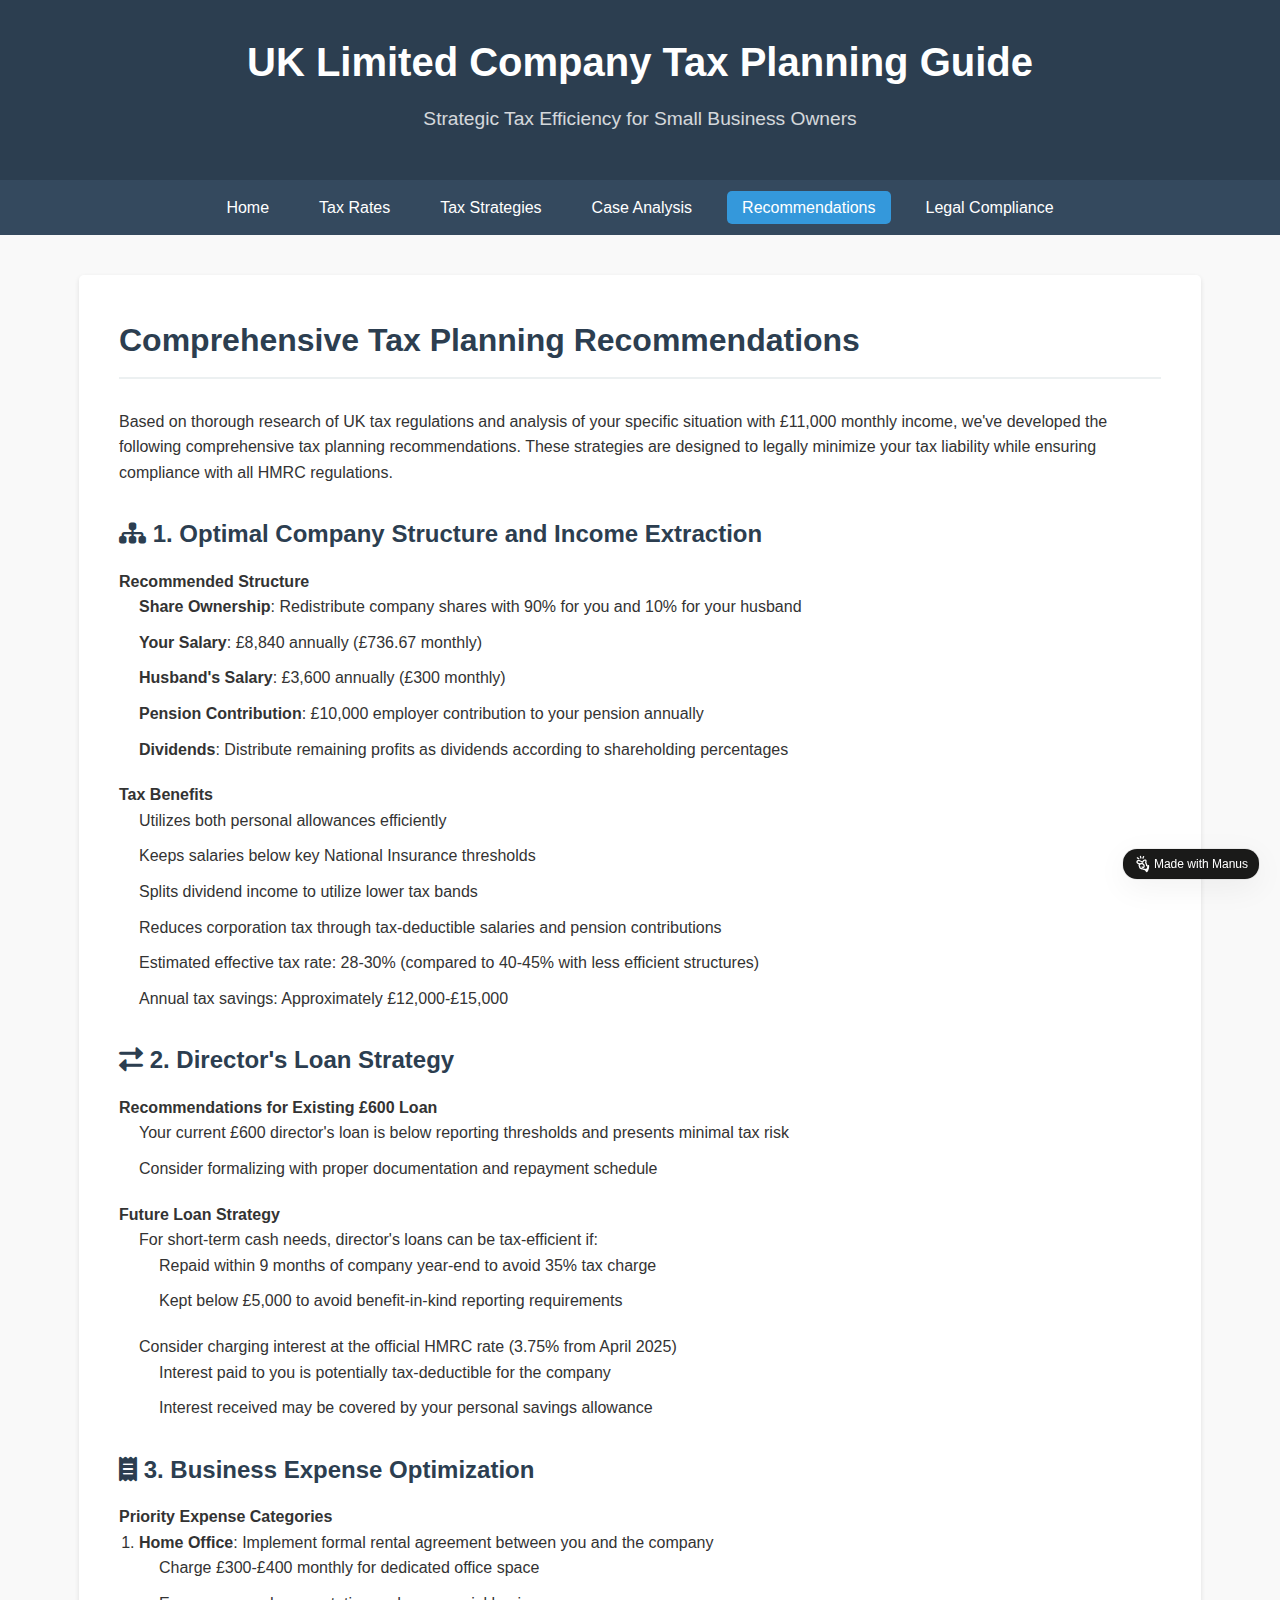
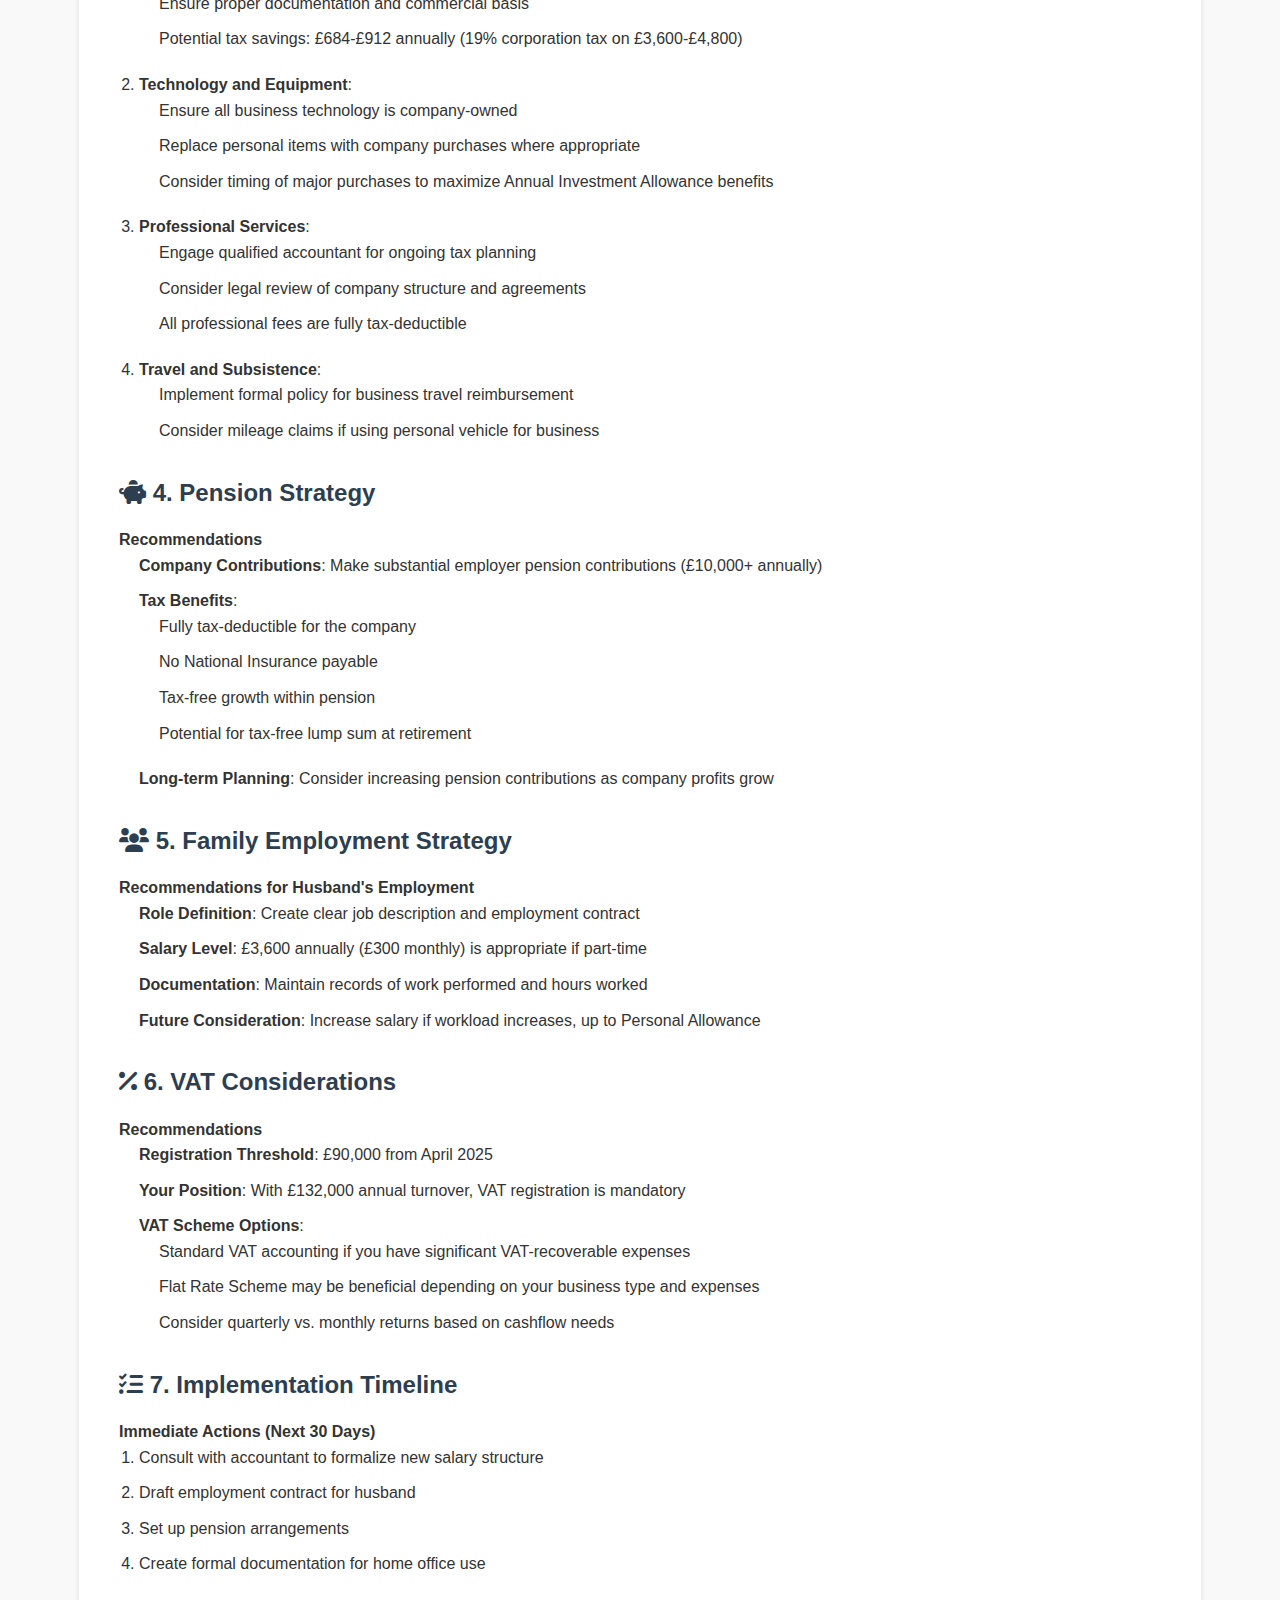
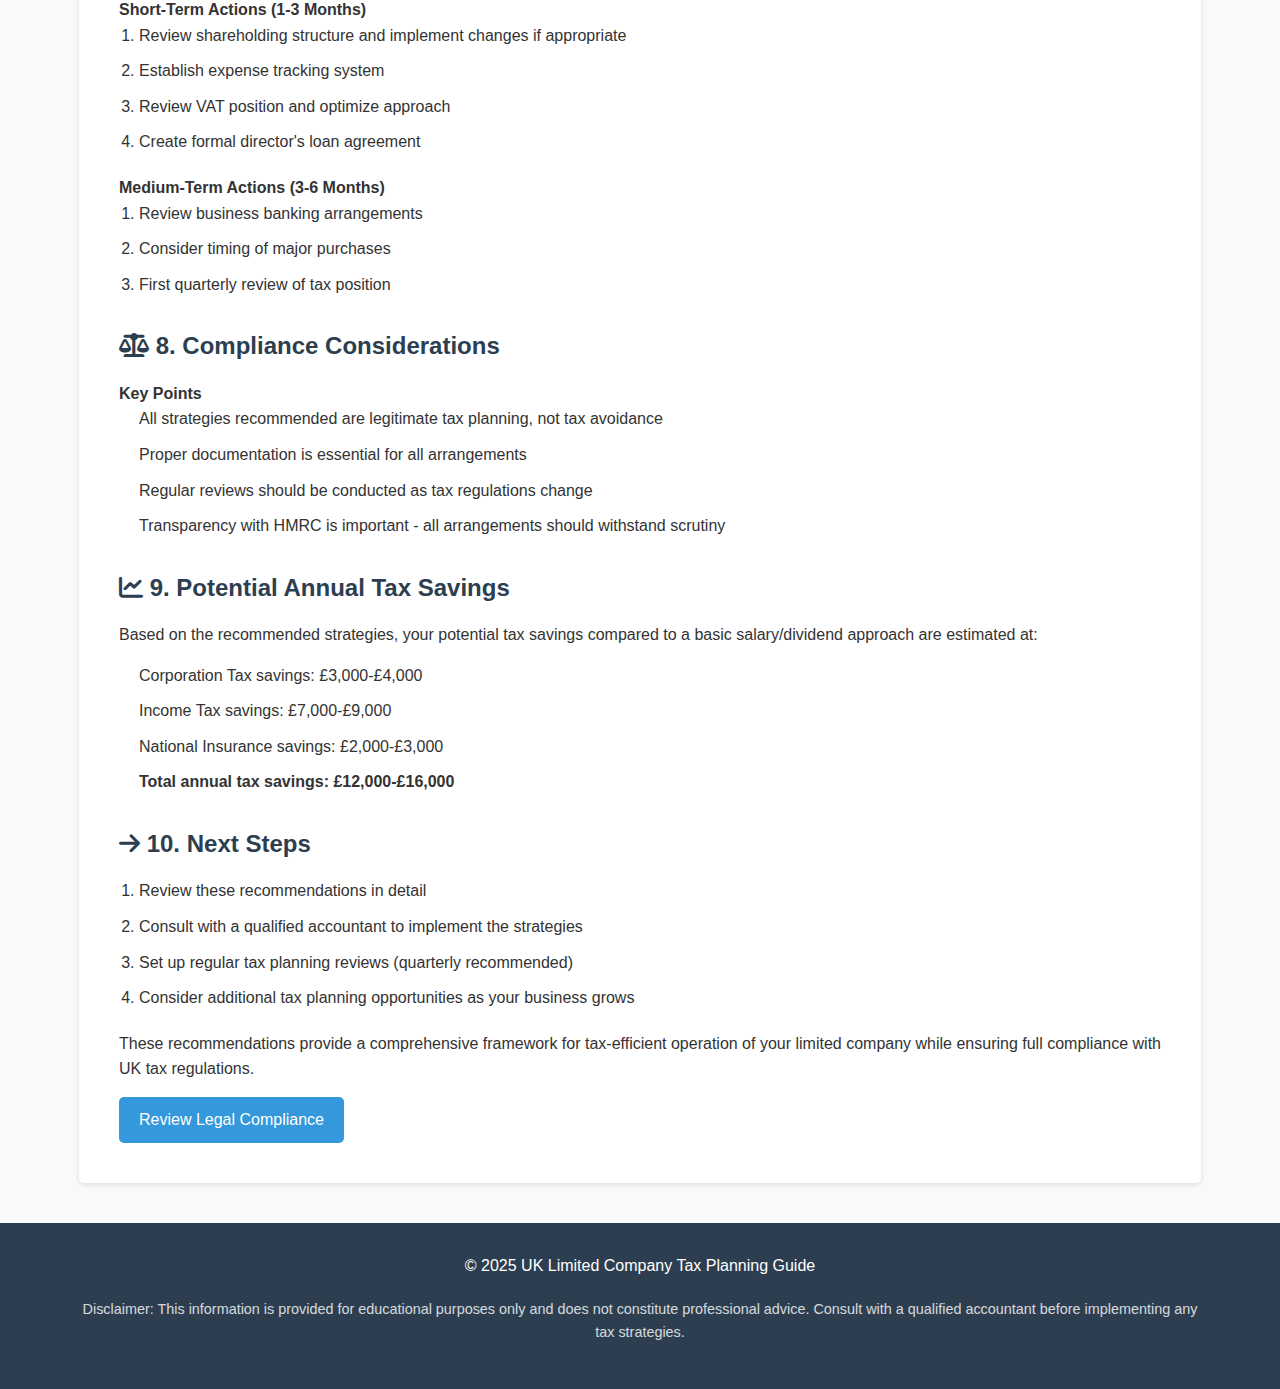
<file: recommendations.html>
<!DOCTYPE html>
<html lang="en">
<head>
    <meta charset="UTF-8">
    <meta name="viewport" content="width=device-width, initial-scale=1.0">
    <title>Recommendations | Limited Company Tax Planning Guide</title>
    <link rel="stylesheet" href="styles.css">
    <link rel="stylesheet" href="https://cdnjs.cloudflare.com/ajax/libs/font-awesome/6.0.0-beta3/css/all.min.css">
</head>
<body>
    <header>
        <div class="container">
            <h1>UK Limited Company Tax Planning Guide</h1>
            <p class="subtitle">Strategic Tax Efficiency for Small Business Owners</p>
        </div>
    </header>

    <nav>
        <div class="container">
            <ul>
                <li><a href="index.html">Home</a></li>
                <li><a href="tax-rates.html">Tax Rates</a></li>
                <li><a href="strategies.html">Tax Strategies</a></li>
                <li><a href="analysis.html">Case Analysis</a></li>
                <li><a href="recommendations.html" class="active">Recommendations</a></li>
                <li><a href="compliance.html">Legal Compliance</a></li>
            </ul>
        </div>
    </nav>

    <main>
        <div class="container">
            <div class="page-content">
                <h2>Comprehensive Tax Planning Recommendations</h2>
                <p>Based on thorough research of UK tax regulations and analysis of your specific situation with £11,000 monthly income, we've developed the following comprehensive tax planning recommendations. These strategies are designed to legally minimize your tax liability while ensuring compliance with all HMRC regulations.</p>

                <div class="recommendation-section">
                    <h3><i class="fas fa-sitemap"></i> 1. Optimal Company Structure and Income Extraction</h3>
                    
                    <h4>Recommended Structure</h4>
                    <ul>
                        <li><strong>Share Ownership</strong>: Redistribute company shares with 90% for you and 10% for your husband</li>
                        <li><strong>Your Salary</strong>: £8,840 annually (£736.67 monthly)</li>
                        <li><strong>Husband's Salary</strong>: £3,600 annually (£300 monthly)</li>
                        <li><strong>Pension Contribution</strong>: £10,000 employer contribution to your pension annually</li>
                        <li><strong>Dividends</strong>: Distribute remaining profits as dividends according to shareholding percentages</li>
                    </ul>
                    
                    <h4>Tax Benefits</h4>
                    <ul>
                        <li>Utilizes both personal allowances efficiently</li>
                        <li>Keeps salaries below key National Insurance thresholds</li>
                        <li>Splits dividend income to utilize lower tax bands</li>
                        <li>Reduces corporation tax through tax-deductible salaries and pension contributions</li>
                        <li>Estimated effective tax rate: 28-30% (compared to 40-45% with less efficient structures)</li>
                        <li>Annual tax savings: Approximately £12,000-£15,000</li>
                    </ul>
                </div>

                <div class="recommendation-section">
                    <h3><i class="fas fa-exchange-alt"></i> 2. Director's Loan Strategy</h3>
                    
                    <h4>Recommendations for Existing £600 Loan</h4>
                    <ul>
                        <li>Your current £600 director's loan is below reporting thresholds and presents minimal tax risk</li>
                        <li>Consider formalizing with proper documentation and repayment schedule</li>
                    </ul>
                    
                    <h4>Future Loan Strategy</h4>
                    <ul>
                        <li>For short-term cash needs, director's loans can be tax-efficient if:
                            <ul>
                                <li>Repaid within 9 months of company year-end to avoid 35% tax charge</li>
                                <li>Kept below £5,000 to avoid benefit-in-kind reporting requirements</li>
                            </ul>
                        </li>
                        <li>Consider charging interest at the official HMRC rate (3.75% from April 2025)
                            <ul>
                                <li>Interest paid to you is potentially tax-deductible for the company</li>
                                <li>Interest received may be covered by your personal savings allowance</li>
                            </ul>
                        </li>
                    </ul>
                </div>

                <div class="recommendation-section">
                    <h3><i class="fas fa-receipt"></i> 3. Business Expense Optimization</h3>
                    
                    <h4>Priority Expense Categories</h4>
                    <ol>
                        <li><strong>Home Office</strong>: Implement formal rental agreement between you and the company
                            <ul>
                                <li>Charge £300-£400 monthly for dedicated office space</li>
                                <li>Ensure proper documentation and commercial basis</li>
                                <li>Potential tax savings: £684-£912 annually (19% corporation tax on £3,600-£4,800)</li>
                            </ul>
                        </li>
                        <li><strong>Technology and Equipment</strong>:
                            <ul>
                                <li>Ensure all business technology is company-owned</li>
                                <li>Replace personal items with company purchases where appropriate</li>
                                <li>Consider timing of major purchases to maximize Annual Investment Allowance benefits</li>
                            </ul>
                        </li>
                        <li><strong>Professional Services</strong>:
                            <ul>
                                <li>Engage qualified accountant for ongoing tax planning</li>
                                <li>Consider legal review of company structure and agreements</li>
                                <li>All professional fees are fully tax-deductible</li>
                            </ul>
                        </li>
                        <li><strong>Travel and Subsistence</strong>:
                            <ul>
                                <li>Implement formal policy for business travel reimbursement</li>
                                <li>Consider mileage claims if using personal vehicle for business</li>
                            </ul>
                        </li>
                    </ol>
                </div>

                <div class="recommendation-section">
                    <h3><i class="fas fa-piggy-bank"></i> 4. Pension Strategy</h3>
                    
                    <h4>Recommendations</h4>
                    <ul>
                        <li><strong>Company Contributions</strong>: Make substantial employer pension contributions (£10,000+ annually)</li>
                        <li><strong>Tax Benefits</strong>:
                            <ul>
                                <li>Fully tax-deductible for the company</li>
                                <li>No National Insurance payable</li>
                                <li>Tax-free growth within pension</li>
                                <li>Potential for tax-free lump sum at retirement</li>
                            </ul>
                        </li>
                        <li><strong>Long-term Planning</strong>: Consider increasing pension contributions as company profits grow</li>
                    </ul>
                </div>

                <div class="recommendation-section">
                    <h3><i class="fas fa-users"></i> 5. Family Employment Strategy</h3>
                    
                    <h4>Recommendations for Husband's Employment</h4>
                    <ul>
                        <li><strong>Role Definition</strong>: Create clear job description and employment contract</li>
                        <li><strong>Salary Level</strong>: £3,600 annually (£300 monthly) is appropriate if part-time</li>
                        <li><strong>Documentation</strong>: Maintain records of work performed and hours worked</li>
                        <li><strong>Future Consideration</strong>: Increase salary if workload increases, up to Personal Allowance</li>
                    </ul>
                </div>

                <div class="recommendation-section">
                    <h3><i class="fas fa-percent"></i> 6. VAT Considerations</h3>
                    
                    <h4>Recommendations</h4>
                    <ul>
                        <li><strong>Registration Threshold</strong>: £90,000 from April 2025</li>
                        <li><strong>Your Position</strong>: With £132,000 annual turnover, VAT registration is mandatory</li>
                        <li><strong>VAT Scheme Options</strong>:
                            <ul>
                                <li>Standard VAT accounting if you have significant VAT-recoverable expenses</li>
                                <li>Flat Rate Scheme may be beneficial depending on your business type and expenses</li>
                                <li>Consider quarterly vs. monthly returns based on cashflow needs</li>
                            </ul>
                        </li>
                    </ul>
                </div>

                <div class="recommendation-section">
                    <h3><i class="fas fa-tasks"></i> 7. Implementation Timeline</h3>
                    
                    <h4>Immediate Actions (Next 30 Days)</h4>
                    <ol>
                        <li>Consult with accountant to formalize new salary structure</li>
                        <li>Draft employment contract for husband</li>
                        <li>Set up pension arrangements</li>
                        <li>Create formal documentation for home office use</li>
                    </ol>
                    
                    <h4>Short-Term Actions (1-3 Months)</h4>
                    <ol>
                        <li>Review shareholding structure and implement changes if appropriate</li>
                        <li>Establish expense tracking system</li>
                        <li>Review VAT position and optimize approach</li>
                        <li>Create formal director's loan agreement</li>
                    </ol>
                    
                    <h4>Medium-Term Actions (3-6 Months)</h4>
                    <ol>
                        <li>Review business banking arrangements</li>
                        <li>Consider timing of major purchases</li>
                        <li>First quarterly review of tax position</li>
                    </ol>
                </div>

                <div class="recommendation-section">
                    <h3><i class="fas fa-balance-scale"></i> 8. Compliance Considerations</h3>
                    
                    <h4>Key Points</h4>
                    <ul>
                        <li>All strategies recommended are legitimate tax planning, not tax avoidance</li>
                        <li>Proper documentation is essential for all arrangements</li>
                        <li>Regular reviews should be conducted as tax regulations change</li>
                        <li>Transparency with HMRC is important - all arrangements should withstand scrutiny</li>
                    </ul>
                </div>

                <div class="recommendation-section">
                    <h3><i class="fas fa-chart-line"></i> 9. Potential Annual Tax Savings</h3>
                    
                    <p>Based on the recommended strategies, your potential tax savings compared to a basic salary/dividend approach are estimated at:</p>
                    <ul>
                        <li>Corporation Tax savings: £3,000-£4,000</li>
                        <li>Income Tax savings: £7,000-£9,000</li>
                        <li>National Insurance savings: £2,000-£3,000</li>
                        <li><strong>Total annual tax savings: £12,000-£16,000</strong></li>
                    </ul>
                </div>

                <div class="recommendation-section">
                    <h3><i class="fas fa-arrow-right"></i> 10. Next Steps</h3>
                    
                    <ol>
                        <li>Review these recommendations in detail</li>
                        <li>Consult with a qualified accountant to implement the strategies</li>
                        <li>Set up regular tax planning reviews (quarterly recommended)</li>
                        <li>Consider additional tax planning opportunities as your business grows</li>
                    </ol>
                    
                    <div class="cta-box">
                        <p>These recommendations provide a comprehensive framework for tax-efficient operation of your limited company while ensuring full compliance with UK tax regulations.</p>
                        <a href="compliance.html" class="btn">Review Legal Compliance</a>
                    </div>
                </div>
            </div>
        </div>
    </main>

    <footer>
        <div class="container">
            <p>&copy; 2025 UK Limited Company Tax Planning Guide</p>
            <p class="disclaimer">Disclaimer: This information is provided for educational purposes only and does not constitute professional advice. Consult with a qualified accountant before implementing any tax strategies.</p>
        </div>
    </footer>

    <script src="script.js"></script>
<footer-btn></footer-btn>
<script>
    // 定义自定义元素
    class FooterBtn extends HTMLElement {
        constructor() {
            super();
            // 创建 Shadow DOM
            const shadow = this.attachShadow({ mode: 'open' });
            // 创建组件的HTML结构
            const wrapper = document.createElement('div');
            wrapper.setAttribute('class', 'wrapper');
            // 添加一些内容到组件中
            wrapper.innerHTML = `
                <div class="page-footer">
                    <div class="tooltip-dialog">Not an official Manus website nor endorsed by Manus. Content may contain inaccuracies; double-check before use. Do not submit passwords, credit cards, or personal information.</div>
                    <div class="footer-close-btn">
                        <svg xmlns="http://www.w3.org/2000/svg" width="16" height="16" viewBox="0 0 16 16" fill="none">
                        <g clip-path="url(#clip0_5850_97234)">
                        <path fill-rule="evenodd" clip-rule="evenodd" d="M0.733398 8.00104C0.733398 3.98777 3.9868 0.734375 8.00006 0.734375C12.0133 0.734375 15.2667 3.98777 15.2667 8.00104C15.2667 12.0143 12.0133 15.2677 8.00006 15.2677C3.9868 15.2677 0.733398 12.0143 0.733398 8.00104Z" fill="white"/>
                        <path d="M1.2334 8.00104C1.2334 4.26391 4.26294 1.23438 8.00006 1.23438C11.7372 1.23438 14.7667 4.26391 14.7667 8.00104C14.7667 11.7382 11.7372 14.7677 8.00006 14.7677C4.26294 14.7677 1.2334 11.7382 1.2334 8.00104Z" stroke="black" stroke-opacity="0.14" stroke-linecap="round" stroke-linejoin="round"/>
                        <path fill-rule="evenodd" clip-rule="evenodd" d="M5.57576 5.57613C5.81007 5.34181 6.18997 5.34181 6.42429 5.57613L8.00002 7.15186L9.57576 5.57613C9.81007 5.34181 10.19 5.34181 10.4243 5.57613C10.6586 5.81044 10.6586 6.19034 10.4243 6.42465L8.84855 8.00039L10.4243 9.57613C10.6586 9.81044 10.6586 10.1903 10.4243 10.4247C10.19 10.659 9.81007 10.659 9.57576 10.4247L8.00002 8.84892L6.42429 10.4247C6.18997 10.659 5.81007 10.659 5.57576 10.4247C5.34145 10.1903 5.34145 9.81044 5.57576 9.57613L7.1515 8.00039L5.57576 6.42465C5.34145 6.19034 5.34145 5.81044 5.57576 5.57613Z" fill="#858481"/>
                        </g>
                        <defs>
                        <clipPath id="clip0_5850_97234">
                        <rect width="16" height="16" fill="white"/>
                        </clipPath>
                        </defs>
                        </svg>
                    </div>
                    <div class="footer-bg">
                        <div class="tooltip-box">
                            <div class="tooltip-desc">This user-generated website was created with AI. Use with caution.</div>
                            <span
                                class="tooltip-icon"
                            >
                                <svg xmlns="http://www.w3.org/2000/svg" width="12" height="12" viewBox="0 0 12 12" fill="none">
                                    <g clip-path="url(#clip0_4345_83044)">
                                        <path
                                            d="M6 8V6M6 4H6.005M11 6C11 8.76142 8.76142 11 6 11C3.23858 11 1 8.76142 1 6C1 3.23858 3.23858 1 6 1C8.76142 1 11 3.23858 11 6Z"
                                            stroke="#858481"
                                            stroke-linecap="round"
                                            stroke-linejoin="round"
                                        />
                                    </g>
                                    <defs>
                                        <clipPath id="clip0_4345_83044">
                                            <rect width="12" height="12" fill="white" />
                                        </clipPath>
                                    </defs>
                                </svg>
                            </span>
                        </div>
                    </div>
                    <a href="https://manus.im/invitation?from=space" target="_blank" class="footer-button">
                        <span class="footer-logo">
                            <svg xmlns="http://www.w3.org/2000/svg" width="18" height="18" viewBox="0 0 18 18" fill="none">
                                <path
                                    d="M13.2251 16.9379C14.4717 16.147 15.3336 11.9052 15.144 10.6421C15.144 10.6421 14.9464 9.96396 14.4643 9.96394C13.9821 9.96391 13.7815 10.4719 13.7815 10.4719C13.7815 10.4719 13.6546 10.9409 13.4555 11.5313C13.1474 12.4447 13.0178 13.5718 12.2143 13.8571C11.4107 14.1425 10.6071 13.8725 10.6071 13.8725C11.1535 15.9448 11.9785 17.7288 13.2251 16.9379Z"
                                    fill="white"
                                />
                                <path
                                    fill-rule="evenodd"
                                    clip-rule="evenodd"
                                    d="M7.04826 9.17689C6.59029 9.22824 6.34906 9.40136 6.26768 9.48274C5.94625 9.80417 5.78554 10.1256 5.78554 10.2863C5.78554 10.447 5.40745 9.53393 5.32437 9.44837C5.07703 9.19366 5.083 8.78667 5.33771 8.53933C5.69527 8.19212 6.28003 7.96925 6.90502 7.89918C7.55323 7.82651 8.3219 7.9075 9.09971 8.25205C10.0075 8.65415 10.4937 9.50199 10.6773 10.2768C10.7705 10.6701 10.7943 11.0743 10.7466 11.4426C10.7002 11.8002 10.5781 12.1826 10.3242 12.4736C9.79525 13.0799 9.01508 13.0116 8.593 12.9221C8.35518 12.8716 8.14542 12.7975 7.99786 12.738C7.92303 12.7079 7.86158 12.6804 7.81747 12.6597C7.79535 12.6493 7.77743 12.6406 7.7642 12.6341C7.75757 12.6308 7.75211 12.628 7.74786 12.6259L7.7424 12.6231L7.74037 12.622L7.73915 12.6214C7.73915 12.6214 7.7388 12.6212 8.03568 12.051L7.7388 12.6212C7.42389 12.4573 7.30152 12.069 7.46548 11.7541C7.62912 11.4398 8.01612 11.3173 8.3307 11.4798M8.3307 11.4798L8.33145 11.4802L8.3307 11.4798ZM8.3307 11.4798L8.33531 11.4822C8.34052 11.4847 8.3498 11.4893 8.36271 11.4953C8.38864 11.5075 8.42852 11.5254 8.4788 11.5457C8.58146 11.5871 8.71705 11.6341 8.85982 11.6644C9.19892 11.7363 9.32081 11.668 9.3554 11.6284C9.38325 11.5965 9.44396 11.4899 9.47154 11.2773C9.49771 11.0755 9.48663 10.8281 9.42625 10.5733C9.30267 10.0519 9.00685 9.61712 8.57899 9.42759C8.02117 9.1805 7.48301 9.12815 7.04826 9.17689"
                                    fill="white"
                                />
                                <path
                                    fill-rule="evenodd"
                                    clip-rule="evenodd"
                                    d="M2.79812 2.53348C2.64176 2.85224 2.7734 3.2374 3.09216 3.39376C3.55 3.61834 3.94731 3.83979 4.34068 4.28331C4.57627 4.54892 4.98258 4.57326 5.2482 4.33767C5.51381 4.10208 5.53815 3.69577 5.30256 3.43016C4.742 2.79815 4.16499 2.48794 3.65839 2.23944C3.33963 2.08308 2.95448 2.21473 2.79812 2.53348Z"
                                    fill="white"
                                />
                                <path
                                    fill-rule="evenodd"
                                    clip-rule="evenodd"
                                    d="M6.27275 0.662519C5.92831 0.748629 5.71889 1.09766 5.805 1.4421C5.86516 1.68274 5.92127 1.8885 5.97263 2.07686C6.07093 2.43738 6.15185 2.73415 6.21054 3.08969C6.26837 3.43999 6.59923 3.67708 6.94952 3.61926C7.29982 3.56143 7.53692 3.23058 7.47909 2.88028C7.40972 2.46006 7.3017 2.06246 7.19328 1.66338C7.14526 1.48666 7.09717 1.30966 7.05233 1.13027C6.96622 0.785827 6.61719 0.57641 6.27275 0.662519Z"
                                    fill="white"
                                />
                                <path
                                    d="M8.99979 3.21456C9.16051 2.57171 9.32122 2.08956 9.61377 1.60742"
                                    stroke="white"
                                    stroke-width="1.28571"
                                    stroke-miterlimit="10"
                                    stroke-linecap="round"
                                />
                                <path
                                    fill-rule="evenodd"
                                    clip-rule="evenodd"
                                    d="M11.3613 6.26832C12.6366 6.52316 12.6368 6.52221 12.6368 6.52221L12.637 6.52126L12.6373 6.51931L12.6381 6.51527L12.6396 6.50658C12.6407 6.50054 12.6418 6.49395 12.6429 6.48687C12.6452 6.47271 12.6476 6.45641 12.65 6.43816C12.6548 6.40191 12.6596 6.35662 12.6628 6.30419C12.6689 6.20315 12.6702 6.05635 12.6443 5.88608C12.5954 5.56354 12.4075 4.95215 11.7455 4.59774L11.6146 4.52762L11.4715 4.48801L11.1424 5.7144C11.4358 5.8715 11.3613 6.26832 11.3613 6.26832ZM11.1573 7.07742L11.3613 6.26832L12.6366 6.52316L12.6296 6.56049L12.4237 7.37732C12.3841 7.57807 12.3789 7.69285 12.381 7.75349C12.3828 7.80284 12.3892 7.81904 12.3924 7.82698L12.3927 7.8279C12.4008 7.84841 12.4216 7.89289 12.4977 8.00832C12.5287 8.05537 12.561 8.10252 12.6021 8.1626C12.613 8.1785 12.6245 8.19531 12.6367 8.21327C12.6919 8.29416 12.7565 8.38953 12.825 8.49621C13.2527 9.16281 13.2947 9.80259 13.2925 10.2126C13.2924 10.2186 13.2924 10.2246 13.2923 10.2305C13.3435 10.2481 13.3978 10.2658 13.4555 10.2841C13.4745 10.2902 13.4997 10.2982 13.5262 10.3065C13.5634 10.3183 13.6031 10.3308 13.6314 10.3399C13.6872 10.3577 13.7584 10.381 13.8272 10.4067C13.8751 10.4245 13.9211 10.4423 13.9644 10.4603C14.0059 10.4775 14.0566 10.4995 14.1099 10.5264C14.1513 10.5473 14.2186 10.5831 14.2948 10.6359L14.9647 10.9242L14.955 11.7823C14.9493 12.2868 14.7463 12.8187 14.6023 13.148C14.4436 13.5111 14.2339 13.8983 14.0408 14.1556C13.7712 14.515 13.4657 14.8945 13.0981 15.1372C12.8815 15.2802 12.6198 15.394 12.3111 15.4313C12.0361 15.4645 11.7981 15.4277 11.6232 15.3851L11.5717 15.3745C11.5199 15.3639 11.4456 15.3486 11.3553 15.3298C11.1748 15.2922 10.9287 15.2404 10.6678 15.1837C10.1867 15.0793 9.53471 14.9331 9.22715 14.8311L9.20492 14.8237L9.18296 14.8155C9.04655 14.7649 8.81591 14.7081 8.43387 14.621C8.41077 14.6157 8.38722 14.6103 8.36328 14.6049C8.03371 14.5299 7.6281 14.4376 7.24401 14.3212C6.8462 14.2008 6.35418 14.0216 5.9364 13.7296C5.4979 13.4232 4.99936 12.8829 4.9716 12.0723C4.96744 11.951 4.97023 11.8337 4.97774 11.7224C4.78027 11.5084 4.61454 11.2286 4.53078 10.8703C4.44918 10.5212 4.49431 10.2118 4.55156 9.99459C4.60897 9.7768 4.69617 9.58643 4.76904 9.44413C4.79364 9.3961 4.81915 9.34874 4.8446 9.30298C4.60356 9.22692 4.3313 9.13294 4.06631 9.01999C3.72023 8.87246 3.22918 8.62908 2.86258 8.2362C2.66514 8.0246 2.4584 7.72132 2.37481 7.3248C2.28733 6.90985 2.36002 6.51171 2.53036 6.1708C2.94502 5.34093 3.73706 5.04773 4.44152 5.02237C5.07762 4.99946 5.75449 5.17745 6.36097 5.39016C6.91355 5.58397 7.70443 5.94444 8.3763 6.25842C8.5976 5.89554 8.88932 5.48549 9.16548 5.15432L9.22034 5.08854L9.28382 5.03075C9.75896 4.59828 10.2927 4.45288 10.6994 4.42169C10.8988 4.4064 11.0705 4.41781 11.1989 4.43448C11.2638 4.44291 11.3198 4.45295 11.3652 4.46245C11.388 4.46721 11.4083 4.47188 11.426 4.4762C11.4349 4.47837 11.4431 4.48045 11.4507 4.48243L11.4616 4.48531L11.4666 4.48668L11.4691 4.48735L11.4703 4.48768C11.4703 4.48768 11.4715 4.48801 11.1424 5.7144C11.1424 5.7144 10.6292 5.57232 10.188 5.96175C10.1836 5.96567 10.1792 5.96965 10.1747 5.97368C10.161 5.99009 10.1473 6.0067 10.1336 6.02351C10.1139 6.04768 10.0941 6.07224 10.0743 6.09711C10.0685 6.10441 10.0627 6.11174 10.0569 6.1191C9.61666 6.67768 9.64277 6.91103 8.83914 7.87543C8.83914 7.87543 8.4205 7.68157 8.1701 7.56386C7.9983 7.48311 7.81669 7.39774 7.63164 7.31169C7.03464 7.03411 6.40173 6.74946 5.94628 6.58972C4.82494 6.19643 3.99821 6.14651 3.69645 6.75042C3.29839 7.54707 4.9148 8.00866 5.72705 8.24061C5.8981 8.28945 6.03349 8.32811 6.10689 8.35758C6.52348 8.52479 6.55255 8.86031 6.42848 9.16103C6.35609 9.33651 6.31482 9.43541 6.10706 9.64317C5.78563 9.9646 5.73292 10.3452 5.7943 10.6078C5.82503 10.7392 5.88582 10.8348 5.95809 10.9044C6.15197 11.0909 6.42842 11.0897 6.42842 11.0897C6.42842 11.0897 6.25016 11.5453 6.26759 12.0541C6.27143 12.1661 6.30155 12.268 6.35346 12.3612C6.66163 12.9145 7.73774 13.1596 8.64189 13.3655C9.02162 13.452 9.37102 13.5316 9.62046 13.6242C10.0676 13.7726 11.8925 14.1433 11.8925 14.1433C12.2292 14.2317 12.438 14.1247 12.9919 13.3864C13.2219 13.0797 13.653 12.2123 13.6583 11.7435C13.5884 11.7134 13.5835 11.7029 13.5786 11.6924C13.5718 11.6779 13.565 11.6633 13.3882 11.5974C13.329 11.5754 13.2499 11.5504 13.1593 11.5218C12.7822 11.4029 12.2071 11.2215 12.0534 10.929C11.9788 10.787 11.9846 10.5964 11.9915 10.3736C12.0022 10.0271 12.0153 9.60261 11.732 9.16115C11.6624 9.05276 11.5957 8.95523 11.5333 8.864C11.1781 8.34469 10.9626 8.0296 11.1573 7.07742ZM5.21736 8.64574C5.21818 8.64341 5.21787 8.64394 5.21684 8.64717L5.21736 8.64574ZM13.2859 10.6214C13.2859 10.6214 13.2859 10.6164 13.2849 10.6077C13.2852 10.6173 13.2859 10.6214 13.2859 10.6214Z"
                                    fill="white"
                                />
                            </svg>
                        </span>
                        <div class="title">Made with Manus</div>
                        <div class="create-title">Create my website</div>
                    </a>
                </div>

                <div class="page-footer-mobile">
                    <div class="footer-button">
                        <svg xmlns="http://www.w3.org/2000/svg" width="18" height="18" viewBox="0 0 18 18" fill="none">
                            <path
                                d="M13.2251 16.9379C14.4717 16.147 15.3336 11.9052 15.144 10.6421C15.144 10.6421 14.9464 9.96396 14.4643 9.96394C13.9821 9.96391 13.7815 10.4719 13.7815 10.4719C13.7815 10.4719 13.6546 10.9409 13.4555 11.5313C13.1474 12.4447 13.0178 13.5718 12.2143 13.8571C11.4107 14.1425 10.6071 13.8725 10.6071 13.8725C11.1535 15.9448 11.9785 17.7288 13.2251 16.9379Z"
                                fill="white"
                            />
                            <path
                                fill-rule="evenodd"
                                clip-rule="evenodd"
                                d="M7.04826 9.17689C6.59029 9.22824 6.34906 9.40136 6.26768 9.48274C5.94625 9.80417 5.78554 10.1256 5.78554 10.2863C5.78554 10.447 5.40745 9.53393 5.32437 9.44837C5.07703 9.19366 5.083 8.78667 5.33771 8.53933C5.69527 8.19212 6.28003 7.96925 6.90502 7.89918C7.55323 7.82651 8.3219 7.9075 9.09971 8.25205C10.0075 8.65415 10.4937 9.50199 10.6773 10.2768C10.7705 10.6701 10.7943 11.0743 10.7466 11.4426C10.7002 11.8002 10.5781 12.1826 10.3242 12.4736C9.79525 13.0799 9.01508 13.0116 8.593 12.9221C8.35518 12.8716 8.14542 12.7975 7.99786 12.738C7.92303 12.7079 7.86158 12.6804 7.81747 12.6597C7.79535 12.6493 7.77743 12.6406 7.7642 12.6341C7.75757 12.6308 7.75211 12.628 7.74786 12.6259L7.7424 12.6231L7.74037 12.622L7.73915 12.6214C7.73915 12.6214 7.7388 12.6212 8.03568 12.051L7.7388 12.6212C7.42389 12.4573 7.30152 12.069 7.46548 11.7541C7.62912 11.4398 8.01612 11.3173 8.3307 11.4798M8.3307 11.4798L8.33145 11.4802L8.3307 11.4798ZM8.3307 11.4798L8.33531 11.4822C8.34052 11.4847 8.3498 11.4893 8.36271 11.4953C8.38864 11.5075 8.42852 11.5254 8.4788 11.5457C8.58146 11.5871 8.71705 11.6341 8.85982 11.6644C9.19892 11.7363 9.32081 11.668 9.3554 11.6284C9.38325 11.5965 9.44396 11.4899 9.47154 11.2773C9.49771 11.0755 9.48663 10.8281 9.42625 10.5733C9.30267 10.0519 9.00685 9.61712 8.57899 9.42759C8.02117 9.1805 7.48301 9.12815 7.04826 9.17689"
                                fill="white"
                            />
                            <path
                                fill-rule="evenodd"
                                clip-rule="evenodd"
                                d="M2.79812 2.53348C2.64176 2.85224 2.7734 3.2374 3.09216 3.39376C3.55 3.61834 3.94731 3.83979 4.34068 4.28331C4.57627 4.54892 4.98258 4.57326 5.2482 4.33767C5.51381 4.10208 5.53815 3.69577 5.30256 3.43016C4.742 2.79815 4.16499 2.48794 3.65839 2.23944C3.33963 2.08308 2.95448 2.21473 2.79812 2.53348Z"
                                fill="white"
                            />
                            <path
                                fill-rule="evenodd"
                                clip-rule="evenodd"
                                d="M6.27275 0.662519C5.92831 0.748629 5.71889 1.09766 5.805 1.4421C5.86516 1.68274 5.92127 1.8885 5.97263 2.07686C6.07093 2.43738 6.15185 2.73415 6.21054 3.08969C6.26837 3.43999 6.59923 3.67708 6.94952 3.61926C7.29982 3.56143 7.53692 3.23058 7.47909 2.88028C7.40972 2.46006 7.3017 2.06246 7.19328 1.66338C7.14526 1.48666 7.09717 1.30966 7.05233 1.13027C6.96622 0.785827 6.61719 0.57641 6.27275 0.662519Z"
                                fill="white"
                            />
                            <path
                                d="M8.99979 3.21456C9.16051 2.57171 9.32122 2.08956 9.61377 1.60742"
                                stroke="white"
                                stroke-width="1.28571"
                                stroke-miterlimit="10"
                                stroke-linecap="round"
                            />
                            <path
                                fill-rule="evenodd"
                                clip-rule="evenodd"
                                d="M11.3613 6.26832C12.6366 6.52316 12.6368 6.52221 12.6368 6.52221L12.637 6.52126L12.6373 6.51931L12.6381 6.51527L12.6396 6.50658C12.6407 6.50054 12.6418 6.49395 12.6429 6.48687C12.6452 6.47271 12.6476 6.45641 12.65 6.43816C12.6548 6.40191 12.6596 6.35662 12.6628 6.30419C12.6689 6.20315 12.6702 6.05635 12.6443 5.88608C12.5954 5.56354 12.4075 4.95215 11.7455 4.59774L11.6146 4.52762L11.4715 4.48801L11.1424 5.7144C11.4358 5.8715 11.3613 6.26832 11.3613 6.26832ZM11.1573 7.07742L11.3613 6.26832L12.6366 6.52316L12.6296 6.56049L12.4237 7.37732C12.3841 7.57807 12.3789 7.69285 12.381 7.75349C12.3828 7.80284 12.3892 7.81904 12.3924 7.82698L12.3927 7.8279C12.4008 7.84841 12.4216 7.89289 12.4977 8.00832C12.5287 8.05537 12.561 8.10252 12.6021 8.1626C12.613 8.1785 12.6245 8.19531 12.6367 8.21327C12.6919 8.29416 12.7565 8.38953 12.825 8.49621C13.2527 9.16281 13.2947 9.80259 13.2925 10.2126C13.2924 10.2186 13.2924 10.2246 13.2923 10.2305C13.3435 10.2481 13.3978 10.2658 13.4555 10.2841C13.4745 10.2902 13.4997 10.2982 13.5262 10.3065C13.5634 10.3183 13.6031 10.3308 13.6314 10.3399C13.6872 10.3577 13.7584 10.381 13.8272 10.4067C13.8751 10.4245 13.9211 10.4423 13.9644 10.4603C14.0059 10.4775 14.0566 10.4995 14.1099 10.5264C14.1513 10.5473 14.2186 10.5831 14.2948 10.6359L14.9647 10.9242L14.955 11.7823C14.9493 12.2868 14.7463 12.8187 14.6023 13.148C14.4436 13.5111 14.2339 13.8983 14.0408 14.1556C13.7712 14.515 13.4657 14.8945 13.0981 15.1372C12.8815 15.2802 12.6198 15.394 12.3111 15.4313C12.0361 15.4645 11.7981 15.4277 11.6232 15.3851L11.5717 15.3745C11.5199 15.3639 11.4456 15.3486 11.3553 15.3298C11.1748 15.2922 10.9287 15.2404 10.6678 15.1837C10.1867 15.0793 9.53471 14.9331 9.22715 14.8311L9.20492 14.8237L9.18296 14.8155C9.04655 14.7649 8.81591 14.7081 8.43387 14.621C8.41077 14.6157 8.38722 14.6103 8.36328 14.6049C8.03371 14.5299 7.6281 14.4376 7.24401 14.3212C6.8462 14.2008 6.35418 14.0216 5.9364 13.7296C5.4979 13.4232 4.99936 12.8829 4.9716 12.0723C4.96744 11.951 4.97023 11.8337 4.97774 11.7224C4.78027 11.5084 4.61454 11.2286 4.53078 10.8703C4.44918 10.5212 4.49431 10.2118 4.55156 9.99459C4.60897 9.7768 4.69617 9.58643 4.76904 9.44413C4.79364 9.3961 4.81915 9.34874 4.8446 9.30298C4.60356 9.22692 4.3313 9.13294 4.06631 9.01999C3.72023 8.87246 3.22918 8.62908 2.86258 8.2362C2.66514 8.0246 2.4584 7.72132 2.37481 7.3248C2.28733 6.90985 2.36002 6.51171 2.53036 6.1708C2.94502 5.34093 3.73706 5.04773 4.44152 5.02237C5.07762 4.99946 5.75449 5.17745 6.36097 5.39016C6.91355 5.58397 7.70443 5.94444 8.3763 6.25842C8.5976 5.89554 8.88932 5.48549 9.16548 5.15432L9.22034 5.08854L9.28382 5.03075C9.75896 4.59828 10.2927 4.45288 10.6994 4.42169C10.8988 4.4064 11.0705 4.41781 11.1989 4.43448C11.2638 4.44291 11.3198 4.45295 11.3652 4.46245C11.388 4.46721 11.4083 4.47188 11.426 4.4762C11.4349 4.47837 11.4431 4.48045 11.4507 4.48243L11.4616 4.48531L11.4666 4.48668L11.4691 4.48735L11.4703 4.48768C11.4703 4.48768 11.4715 4.48801 11.1424 5.7144C11.1424 5.7144 10.6292 5.57232 10.188 5.96175C10.1836 5.96567 10.1792 5.96965 10.1747 5.97368C10.161 5.99009 10.1473 6.0067 10.1336 6.02351C10.1139 6.04768 10.0941 6.07224 10.0743 6.09711C10.0685 6.10441 10.0627 6.11174 10.0569 6.1191C9.61666 6.67768 9.64277 6.91103 8.83914 7.87543C8.83914 7.87543 8.4205 7.68157 8.1701 7.56386C7.9983 7.48311 7.81669 7.39774 7.63164 7.31169C7.03464 7.03411 6.40173 6.74946 5.94628 6.58972C4.82494 6.19643 3.99821 6.14651 3.69645 6.75042C3.29839 7.54707 4.9148 8.00866 5.72705 8.24061C5.8981 8.28945 6.03349 8.32811 6.10689 8.35758C6.52348 8.52479 6.55255 8.86031 6.42848 9.16103C6.35609 9.33651 6.31482 9.43541 6.10706 9.64317C5.78563 9.9646 5.73292 10.3452 5.7943 10.6078C5.82503 10.7392 5.88582 10.8348 5.95809 10.9044C6.15197 11.0909 6.42842 11.0897 6.42842 11.0897C6.42842 11.0897 6.25016 11.5453 6.26759 12.0541C6.27143 12.1661 6.30155 12.268 6.35346 12.3612C6.66163 12.9145 7.73774 13.1596 8.64189 13.3655C9.02162 13.452 9.37102 13.5316 9.62046 13.6242C10.0676 13.7726 11.8925 14.1433 11.8925 14.1433C12.2292 14.2317 12.438 14.1247 12.9919 13.3864C13.2219 13.0797 13.653 12.2123 13.6583 11.7435C13.5884 11.7134 13.5835 11.7029 13.5786 11.6924C13.5718 11.6779 13.565 11.6633 13.3882 11.5974C13.329 11.5754 13.2499 11.5504 13.1593 11.5218C12.7822 11.4029 12.2071 11.2215 12.0534 10.929C11.9788 10.787 11.9846 10.5964 11.9915 10.3736C12.0022 10.0271 12.0153 9.60261 11.732 9.16115C11.6624 9.05276 11.5957 8.95523 11.5333 8.864C11.1781 8.34469 10.9626 8.0296 11.1573 7.07742ZM5.21736 8.64574C5.21818 8.64341 5.21787 8.64394 5.21684 8.64717L5.21736 8.64574ZM13.2859 10.6214C13.2859 10.6214 13.2859 10.6164 13.2849 10.6077C13.2852 10.6173 13.2859 10.6214 13.2859 10.6214Z"
                                fill="white"
                            />
                        </svg>
                        <div class="title">Made with Manus</div>
                        <div class="create-title">Create my website</div>
                    </div>
                    <div class="footer-dialog">
                        <div class="dialog-box">
                            <div class="dialog-header">
                                <div class="dialog-header-title">Made with Manus</div>
                                <span class="dialog-header-icon">
                                    <svg xmlns="http://www.w3.org/2000/svg" width="18" height="18" viewBox="0 0 18 18" fill="none">
                                        <path
                                            fill-rule="evenodd"
                                            clip-rule="evenodd"
                                            d="M3.2729 3.27192C3.5365 3.00832 3.96389 3.00832 4.22749 3.27192L9.0002 8.04462L13.7729 3.27192C14.0365 3.00832 14.4639 3.00832 14.7275 3.27192C14.9911 3.53553 14.9911 3.96291 14.7275 4.22652L9.95479 8.99922L14.7275 13.7719C14.9911 14.0355 14.9911 14.4629 14.7275 14.7265C14.4639 14.9901 14.0365 14.9901 13.7729 14.7265L9.0002 9.95381L4.22749 14.7265C3.96389 14.9901 3.5365 14.9901 3.2729 14.7265C3.00929 14.4629 3.00929 14.0355 3.2729 13.7719L8.0456 8.99922L3.2729 4.22652C3.00929 3.96291 3.00929 3.53553 3.2729 3.27192Z"
                                            fill="#858481"
                                        />
                                    </svg>
                                </span>
                            </div>
                            <div class="dialog-body">
                                <div>This user-generated website was created with AI. Use with caution.</div>
                                <div>
                                    Not an official Manus website nor endorsed by Manus. Content may contain inaccuracies; double-check before use. Do not submit
                                    passwords, credit cards, or personal information.
                                </div>
                            </div>
                            <div class="dialog-footer">
                                <div class="dialog-footer-button-left">Cancel</div>
                                <div class="dialog-footer-button-right" onclick="createSite()">Create my website</div>
                            </div>
                        </div>
                    </div>
                </div>
            `;
            // 创建样式
            const style = document.createElement('style');
            style.textContent = `
            @keyframes changeWidth {
                0% {
                    width: 150px;
                    background-color: transparent;
                }
                100% {
                    width: 574px;
                    background-color: #fff;
                }
            }

            *,
            *::before,
            *::after {
                box-sizing: border-box;
                margin: 0;
                padding: 0;
                border: unset;
            }

            * {
                line-height: 1.2;
                text-shadow: initial;
                font-family: 'SF Pro', -apple-system, BlinkMacSystemFont, 'Segoe UI', Roboto, Helvetica, Arial, sans-serif;
            }

            a {
                text-decoration: unset;
            }

            .page-footer-mobile {
                z-index: 10000;
                display: none;
                position: absolute;
                right: 16px;
                bottom: 16px;
            }

            .page-footer {
                z-index: 10000;
                display: flex;
                padding: 4px 4px 4px 12px;
                align-items: center;
                gap: 16px;
                position: fixed;
                right: 16px;
                bottom: 16px;
                border-radius: 24px;
                border: 1px solid transparent;
                background: transparent;
                transition: 0.3s;
            }

            .footer-close-btn {
                display: none;
                z-index: 10002;
                cursor: pointer;
                position: absolute;
                right: -3px;
                top: -3px;
            }

            .footer-bg {
                overflow: hidden;
                position: absolute;
                right: 0px;
                bottom: 0px;
                height: 38px;
                width: 150px;
                background-color: transparent;
                border-radius: 24px;
            }

            .tooltip-box {
                display: none;
                transition: 0.3s;
                z-index: 10001;
                align-items: center;
                gap: 1px;
            }

            .tooltip-desc {
                color: #858481;
                /* Label/Primary */
                font-size: 12px;
                font-style: normal;
                font-weight: 400;
                line-height: 16px; /* 133.333% */
            }

            .footer-button {
                z-index: 10001;
                right: 16px;
                bottom: 16px;
                user-select: none;
                cursor: pointer;
                display: flex;
                padding: 5px 10px;
                align-items: center;
                height: 30px;
                gap: 2px;
                transition: 0.3s;
                border-radius: 14px;
                border: 1px solid rgba(0, 0, 0, 0.06);
                background: #1a1a19;
                box-shadow: 0px 0px 0px 1px rgba(0, 0, 0, 0.06), 0px 8px 32px 0px rgba(0, 0, 0, 0.06);
            }

            .footer-logo {
                width: 18px;
                height: 18px;
            }

            .footer-button:hover .create-title {
                opacity: 0.8;
            }

            .footer-button:hover .footer-logo {
                opacity: 0.8;
            }

            .page-footer:hover .footer-close-btn {
                display: block;
            }

            .page-footer:hover .create-title {
                display: block;
            }

            .page-footer:hover .title {
                display: none;
            }

            .page-footer:hover .footer-bg {
                animation: changeWidth 0.3s ease-in-out forwards;
                border: 1px solid rgba(0, 0, 0, 0.06);
                background: #fff;
                box-shadow: 0px 0px 0px 1px rgba(0, 0, 0, 0.06), 0px 8px 32px 0px rgba(0, 0, 0, 0.06);
            }

            .page-footer:hover .tooltip-box {
                position: absolute;
                text-wrap-mode: nowrap;
                display: flex;
                left: 10px;
                top: 9px;
            }

            .tooltip-icon {
                position: relative;
                cursor: pointer;
            }

            .tooltip-dialog {
                display: none;
                position: absolute;
                bottom: 154%;
                left: -10%;
                transform: translateX(-50%);
                padding: 10px;
                border-radius: 12px;
                font-size: 12px;
                line-height: 16px;
                background-color: #171818;
                color: #fff;
                max-width: 280px;
                width: max-content;
            }

            .title {
                color: #fff;
                font-size: 12px;
                font-style: normal;
                font-weight: 400;
                line-height: 16px;
            }

            .create-title {
                display: none;
                color: #fff;
                font-size: 12px;
                font-style: normal;
                font-weight: 400;
            }

            .footer-dialog {
                position: fixed;
                top: 0;
                left: 0;
                width: 100%;
                height: 100%;
                background-color: rgba(0, 0, 0, 0.5);
                display: none;
                justify-content: center;
                align-items: center;
            }

            .dialog-box {
                display: flex;
                width: 358px;
                flex-direction: column;
                align-items: flex-start;
                gap: 8px;
                border-radius: 20px;
                border: 1px solid rgba(255, 255, 255, 0.04);
                background: #fff;

                /* menu/main */
                box-shadow: 0px 0px 0px 1px rgba(0, 0, 0, 0.02), 0px 4px 32px 0px rgba(0, 0, 0, 0.16);
                backdrop-filter: blur(40px);
            }

            .dialog-header {
                display: flex;
                padding: 16px 12px 8px 16px;
                align-items: flex-start;
                gap: 16px;
                align-self: stretch;
            }

            .dialog-header-title {
                flex: 1;
                color: #34322d;
                font-size: 18px;
                font-style: normal;
                font-weight: 600;
            }

            .dialog-body {
                display: flex;
                padding: 0px 16px;
                flex-direction: column;
                align-items: flex-start;
                gap: 12px;
                align-self: stretch;
                color: #535350;
                font-size: 16px;
                font-style: normal;
                font-weight: 400;
                line-height: 24px;
            }

            .dialog-footer {
                display: flex;
                padding: 16px;
                align-items: flex-start;
                gap: 12px;
                align-self: stretch;
            }

            .dialog-footer-button-left {
                display: flex;
                width: 119px;
                min-width: 114px;
                min-height: 48px;
                padding: 12px 24px;
                justify-content: center;
                align-items: center;
                gap: 6px;
                border-radius: 12px;
                background: rgba(55, 53, 47, 0.06);
                color: #34322d;
                font-size: 16px;
                font-style: normal;
                font-weight: 600;
            }

            .dialog-footer-button-right {
                display: flex;
                min-width: 114px;
                min-height: 48px;
                padding: 12px 24px;
                justify-content: center;
                align-items: center;
                gap: 6px;
                flex: 1 0 0;
                border-radius: 12px;
                background: #1a1a19;
                color: #fff;
                font-size: 16px;
                font-style: normal;
                font-weight: 600;
            }

            @media (max-width: 600px) {
                .page-footer {
                    display: none;
                }
                .page-footer-mobile {
                    display: block;
                }
                .footer-button {
                    position: fixed
                }
            }
            `;
            // 将样式和内容添加到Shadow DOM
            shadow.appendChild(style);
            shadow.appendChild(wrapper);

            // 在connectedCallback中设置事件监听器
            this.setupEventListeners(shadow);
        }
        onclickEvent(shadow, domStr, fn) {
            const clickDom = shadow.querySelector(domStr);
            if (clickDom) {
                clickDom.onclick = (event) => {
                    fn(event, clickDom);
                };
            }
        }
        setupEventListeners(shadow) {
            const changeDialogStyle = (displayStatus) => {
                const dialog = shadow.querySelector('.footer-dialog');
                if (dialog) {
                    dialog.style.display = displayStatus;
                }
            };

            const createSite = () => {
                window.open('https://manus.im/invitation?from=space', '_blank');
                changeDialogStyle('none');
            };

            this.onclickEvent(shadow, '.page-footer-mobile .dialog-footer-button-left', () => {
                changeDialogStyle('none');
            });

            this.onclickEvent(shadow, '.page-footer-mobile .dialog-footer-button-right', () => {
                createSite();
            });

            this.onclickEvent(shadow, '.page-footer-mobile .dialog-header-icon', () => {
                changeDialogStyle('none');
            });

            this.onclickEvent(shadow, '.page-footer-mobile .footer-button', () => {
                changeDialogStyle('flex');
            });

            this.onclickEvent(shadow, '.footer-close-btn', () => {
                localStorage.setItem('embedClosed', 'true');
                shadow.querySelector('.page-footer').style.display = 'none';
                shadow.querySelector('.page-footer-mobile').style.display = 'none';
            });

            this.onclickEvent(shadow, '.page-footer-mobile .footer-dialog', (event, dialog) => {
                if (event.target === dialog) {
                    changeDialogStyle('none');
                }
            });

            const tooltipIcon = shadow.querySelector('.tooltip-icon');
            const tooltipDialog = shadow.querySelector('.tooltip-dialog');

            tooltipIcon.addEventListener('mouseenter', function () {
                tooltipDialog.style.display = 'block';
            });

            tooltipIcon.addEventListener('mouseleave', function () {
                tooltipDialog.style.display = 'none';
            });

            if (localStorage.getItem('embedClosed')) {
                shadow.querySelector('.page-footer').style.display = 'none';
                shadow.querySelector('.page-footer-mobile').style.display = 'none';
            }
        }
    }
    // 注册自定义元素
    customElements.define('footer-btn', FooterBtn);
</script>
<script
			defer
			data-domain="manus.space"
			src="https://plausible.io/js/script.file-downloads.hash.outbound-links.pageview-props.revenue.tagged-events.js"
		></script>
		<script>
			window.plausible =
				window.plausible ||
				function () {
					(window.plausible.q = window.plausible.q || []).push(arguments);
				};
			plausible('custom-pageview', {
			  props: {
    			domain: window.location.host
  			}
			})
		</script></body>
</html>
</file>
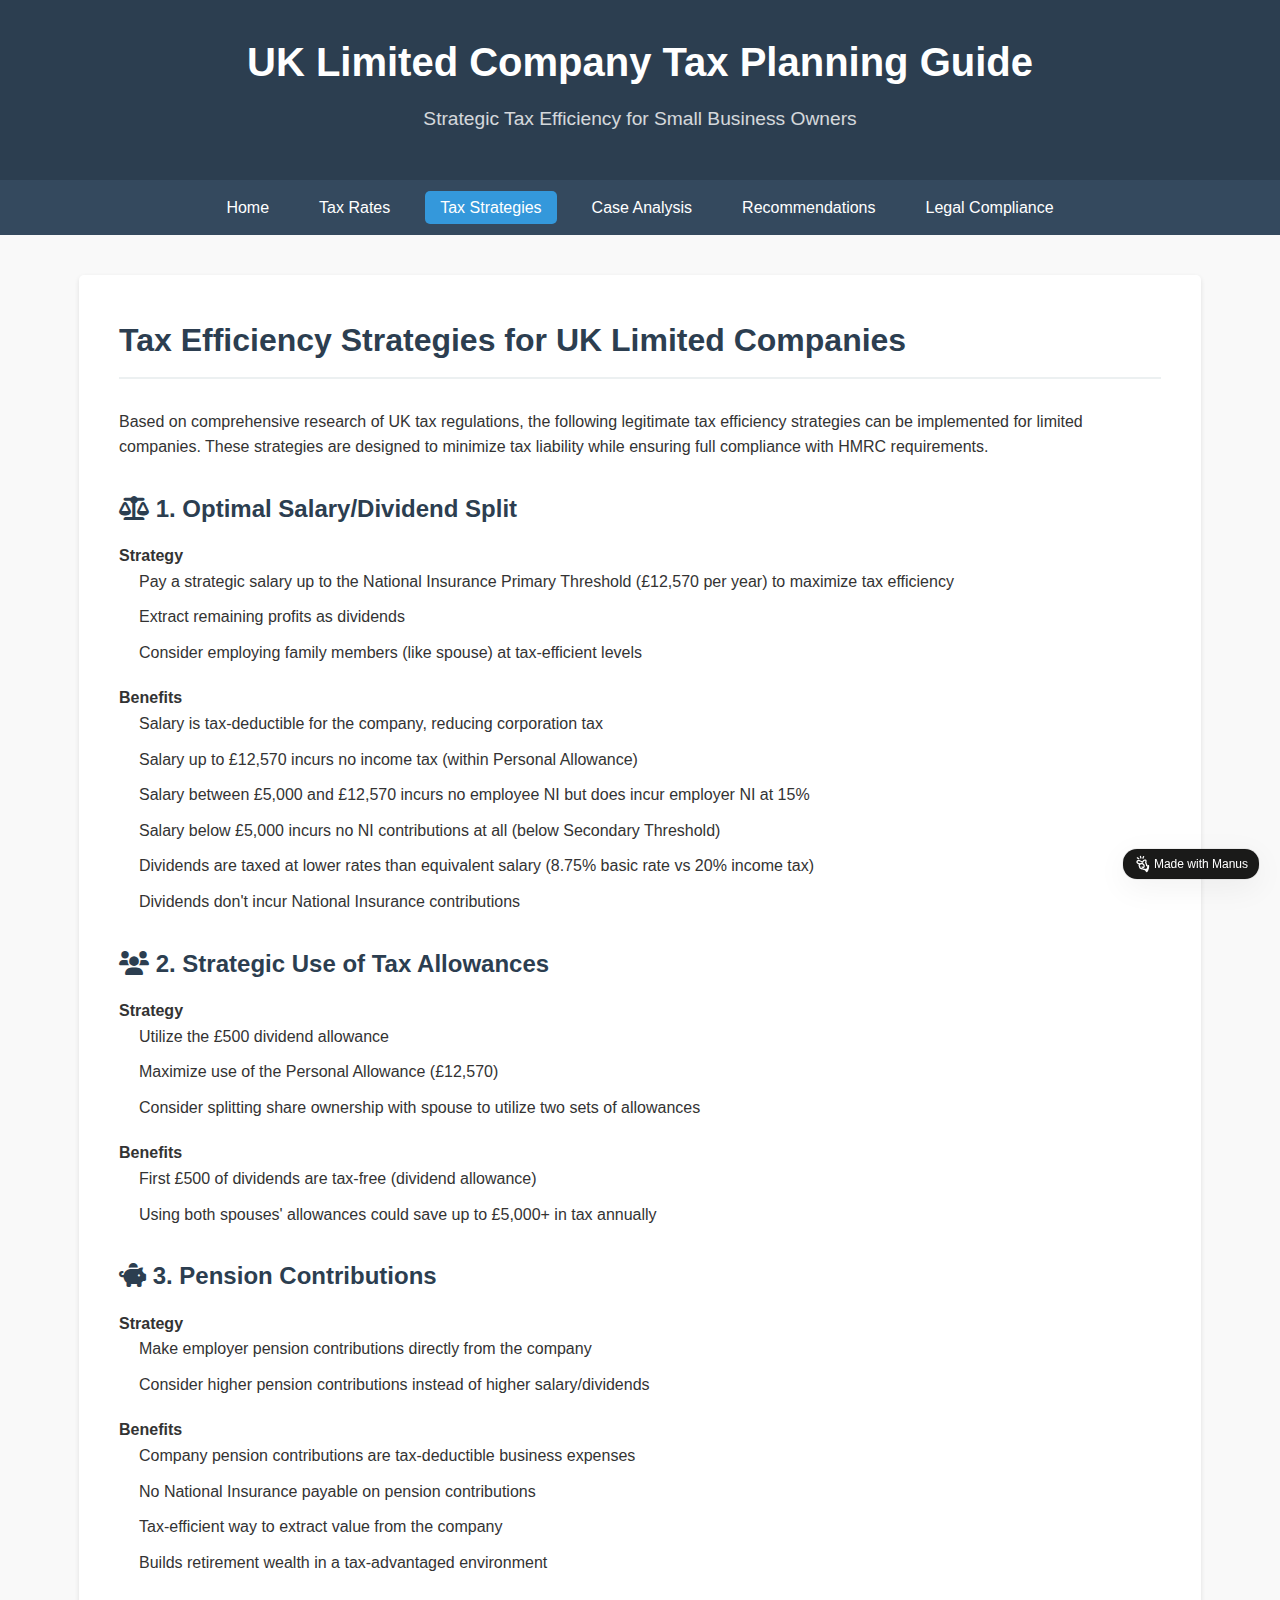
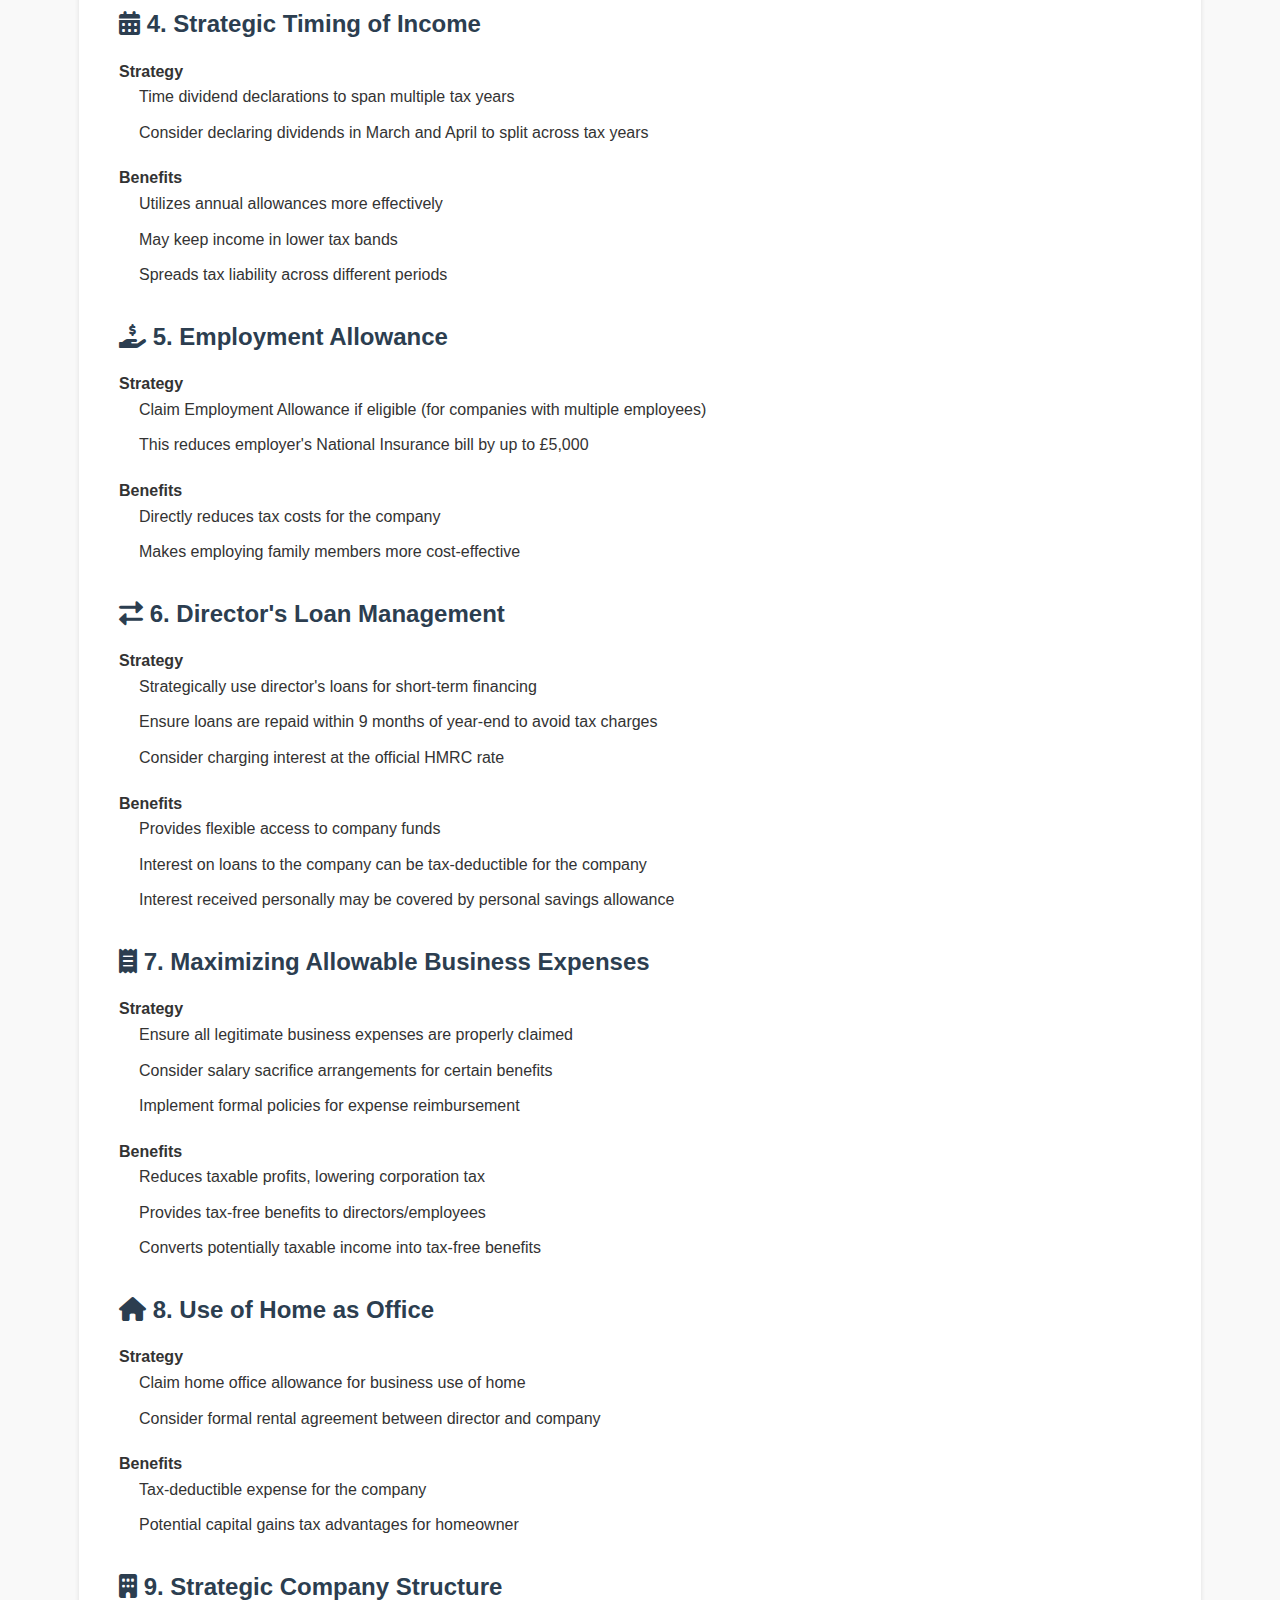
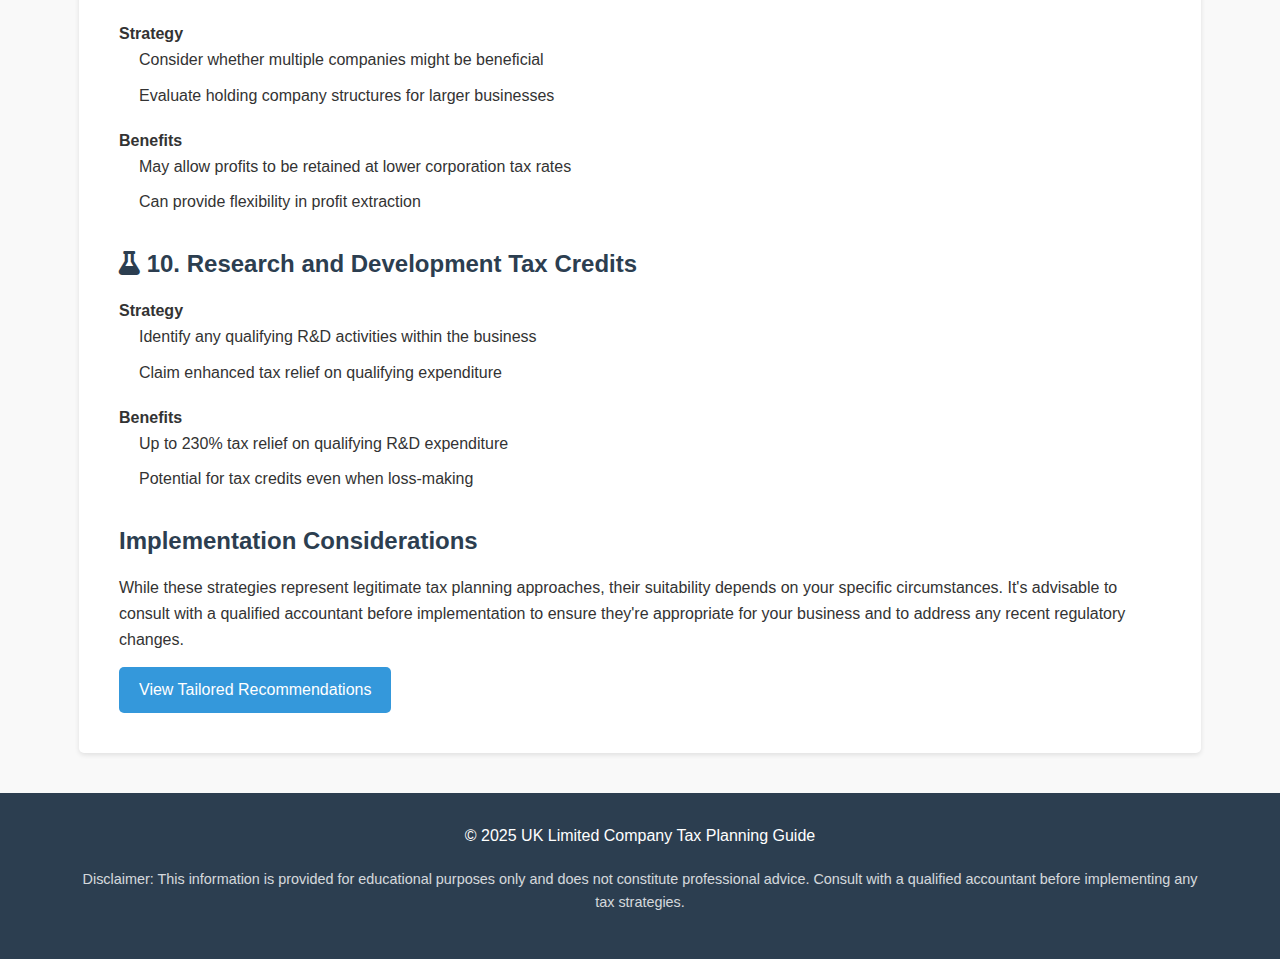
<file: strategies.html>
<!DOCTYPE html>
<html lang="en">
<head>
    <meta charset="UTF-8">
    <meta name="viewport" content="width=device-width, initial-scale=1.0">
    <title>Tax Strategies | Limited Company Tax Planning Guide</title>
    <link rel="stylesheet" href="styles.css">
    <link rel="stylesheet" href="https://cdnjs.cloudflare.com/ajax/libs/font-awesome/6.0.0-beta3/css/all.min.css">
</head>
<body>
    <header>
        <div class="container">
            <h1>UK Limited Company Tax Planning Guide</h1>
            <p class="subtitle">Strategic Tax Efficiency for Small Business Owners</p>
        </div>
    </header>

    <nav>
        <div class="container">
            <ul>
                <li><a href="index.html">Home</a></li>
                <li><a href="tax-rates.html">Tax Rates</a></li>
                <li><a href="strategies.html" class="active">Tax Strategies</a></li>
                <li><a href="analysis.html">Case Analysis</a></li>
                <li><a href="recommendations.html">Recommendations</a></li>
                <li><a href="compliance.html">Legal Compliance</a></li>
            </ul>
        </div>
    </nav>

    <main>
        <div class="container">
            <div class="page-content">
                <h2>Tax Efficiency Strategies for UK Limited Companies</h2>
                <p>Based on comprehensive research of UK tax regulations, the following legitimate tax efficiency strategies can be implemented for limited companies. These strategies are designed to minimize tax liability while ensuring full compliance with HMRC requirements.</p>

                <div class="strategy-section">
                    <h3><i class="fas fa-balance-scale"></i> 1. Optimal Salary/Dividend Split</h3>
                    
                    <h4>Strategy</h4>
                    <ul>
                        <li>Pay a strategic salary up to the National Insurance Primary Threshold (£12,570 per year) to maximize tax efficiency</li>
                        <li>Extract remaining profits as dividends</li>
                        <li>Consider employing family members (like spouse) at tax-efficient levels</li>
                    </ul>
                    
                    <h4>Benefits</h4>
                    <ul>
                        <li>Salary is tax-deductible for the company, reducing corporation tax</li>
                        <li>Salary up to £12,570 incurs no income tax (within Personal Allowance)</li>
                        <li>Salary between £5,000 and £12,570 incurs no employee NI but does incur employer NI at 15%</li>
                        <li>Salary below £5,000 incurs no NI contributions at all (below Secondary Threshold)</li>
                        <li>Dividends are taxed at lower rates than equivalent salary (8.75% basic rate vs 20% income tax)</li>
                        <li>Dividends don't incur National Insurance contributions</li>
                    </ul>
                </div>

                <div class="strategy-section">
                    <h3><i class="fas fa-users"></i> 2. Strategic Use of Tax Allowances</h3>
                    
                    <h4>Strategy</h4>
                    <ul>
                        <li>Utilize the £500 dividend allowance</li>
                        <li>Maximize use of the Personal Allowance (£12,570)</li>
                        <li>Consider splitting share ownership with spouse to utilize two sets of allowances</li>
                    </ul>
                    
                    <h4>Benefits</h4>
                    <ul>
                        <li>First £500 of dividends are tax-free (dividend allowance)</li>
                        <li>Using both spouses' allowances could save up to £5,000+ in tax annually</li>
                    </ul>
                </div>

                <div class="strategy-section">
                    <h3><i class="fas fa-piggy-bank"></i> 3. Pension Contributions</h3>
                    
                    <h4>Strategy</h4>
                    <ul>
                        <li>Make employer pension contributions directly from the company</li>
                        <li>Consider higher pension contributions instead of higher salary/dividends</li>
                    </ul>
                    
                    <h4>Benefits</h4>
                    <ul>
                        <li>Company pension contributions are tax-deductible business expenses</li>
                        <li>No National Insurance payable on pension contributions</li>
                        <li>Tax-efficient way to extract value from the company</li>
                        <li>Builds retirement wealth in a tax-advantaged environment</li>
                    </ul>
                </div>

                <div class="strategy-section">
                    <h3><i class="fas fa-calendar-alt"></i> 4. Strategic Timing of Income</h3>
                    
                    <h4>Strategy</h4>
                    <ul>
                        <li>Time dividend declarations to span multiple tax years</li>
                        <li>Consider declaring dividends in March and April to split across tax years</li>
                    </ul>
                    
                    <h4>Benefits</h4>
                    <ul>
                        <li>Utilizes annual allowances more effectively</li>
                        <li>May keep income in lower tax bands</li>
                        <li>Spreads tax liability across different periods</li>
                    </ul>
                </div>

                <div class="strategy-section">
                    <h3><i class="fas fa-hand-holding-usd"></i> 5. Employment Allowance</h3>
                    
                    <h4>Strategy</h4>
                    <ul>
                        <li>Claim Employment Allowance if eligible (for companies with multiple employees)</li>
                        <li>This reduces employer's National Insurance bill by up to £5,000</li>
                    </ul>
                    
                    <h4>Benefits</h4>
                    <ul>
                        <li>Directly reduces tax costs for the company</li>
                        <li>Makes employing family members more cost-effective</li>
                    </ul>
                </div>

                <div class="strategy-section">
                    <h3><i class="fas fa-exchange-alt"></i> 6. Director's Loan Management</h3>
                    
                    <h4>Strategy</h4>
                    <ul>
                        <li>Strategically use director's loans for short-term financing</li>
                        <li>Ensure loans are repaid within 9 months of year-end to avoid tax charges</li>
                        <li>Consider charging interest at the official HMRC rate</li>
                    </ul>
                    
                    <h4>Benefits</h4>
                    <ul>
                        <li>Provides flexible access to company funds</li>
                        <li>Interest on loans to the company can be tax-deductible for the company</li>
                        <li>Interest received personally may be covered by personal savings allowance</li>
                    </ul>
                </div>

                <div class="strategy-section">
                    <h3><i class="fas fa-receipt"></i> 7. Maximizing Allowable Business Expenses</h3>
                    
                    <h4>Strategy</h4>
                    <ul>
                        <li>Ensure all legitimate business expenses are properly claimed</li>
                        <li>Consider salary sacrifice arrangements for certain benefits</li>
                        <li>Implement formal policies for expense reimbursement</li>
                    </ul>
                    
                    <h4>Benefits</h4>
                    <ul>
                        <li>Reduces taxable profits, lowering corporation tax</li>
                        <li>Provides tax-free benefits to directors/employees</li>
                        <li>Converts potentially taxable income into tax-free benefits</li>
                    </ul>
                </div>

                <div class="strategy-section">
                    <h3><i class="fas fa-home"></i> 8. Use of Home as Office</h3>
                    
                    <h4>Strategy</h4>
                    <ul>
                        <li>Claim home office allowance for business use of home</li>
                        <li>Consider formal rental agreement between director and company</li>
                    </ul>
                    
                    <h4>Benefits</h4>
                    <ul>
                        <li>Tax-deductible expense for the company</li>
                        <li>Potential capital gains tax advantages for homeowner</li>
                    </ul>
                </div>

                <div class="strategy-section">
                    <h3><i class="fas fa-building"></i> 9. Strategic Company Structure</h3>
                    
                    <h4>Strategy</h4>
                    <ul>
                        <li>Consider whether multiple companies might be beneficial</li>
                        <li>Evaluate holding company structures for larger businesses</li>
                    </ul>
                    
                    <h4>Benefits</h4>
                    <ul>
                        <li>May allow profits to be retained at lower corporation tax rates</li>
                        <li>Can provide flexibility in profit extraction</li>
                    </ul>
                </div>

                <div class="strategy-section">
                    <h3><i class="fas fa-flask"></i> 10. Research and Development Tax Credits</h3>
                    
                    <h4>Strategy</h4>
                    <ul>
                        <li>Identify any qualifying R&D activities within the business</li>
                        <li>Claim enhanced tax relief on qualifying expenditure</li>
                    </ul>
                    
                    <h4>Benefits</h4>
                    <ul>
                        <li>Up to 230% tax relief on qualifying R&D expenditure</li>
                        <li>Potential for tax credits even when loss-making</li>
                    </ul>
                </div>

                <div class="cta-box">
                    <h3>Implementation Considerations</h3>
                    <p>While these strategies represent legitimate tax planning approaches, their suitability depends on your specific circumstances. It's advisable to consult with a qualified accountant before implementation to ensure they're appropriate for your business and to address any recent regulatory changes.</p>
                    <a href="recommendations.html" class="btn">View Tailored Recommendations</a>
                </div>
            </div>
        </div>
    </main>

    <footer>
        <div class="container">
            <p>&copy; 2025 UK Limited Company Tax Planning Guide</p>
            <p class="disclaimer">Disclaimer: This information is provided for educational purposes only and does not constitute professional advice. Consult with a qualified accountant before implementing any tax strategies.</p>
        </div>
    </footer>

    <script src="script.js"></script>
<footer-btn></footer-btn>
<script>
    // 定义自定义元素
    class FooterBtn extends HTMLElement {
        constructor() {
            super();
            // 创建 Shadow DOM
            const shadow = this.attachShadow({ mode: 'open' });
            // 创建组件的HTML结构
            const wrapper = document.createElement('div');
            wrapper.setAttribute('class', 'wrapper');
            // 添加一些内容到组件中
            wrapper.innerHTML = `
                <div class="page-footer">
                    <div class="tooltip-dialog">Not an official Manus website nor endorsed by Manus. Content may contain inaccuracies; double-check before use. Do not submit passwords, credit cards, or personal information.</div>
                    <div class="footer-close-btn">
                        <svg xmlns="http://www.w3.org/2000/svg" width="16" height="16" viewBox="0 0 16 16" fill="none">
                        <g clip-path="url(#clip0_5850_97234)">
                        <path fill-rule="evenodd" clip-rule="evenodd" d="M0.733398 8.00104C0.733398 3.98777 3.9868 0.734375 8.00006 0.734375C12.0133 0.734375 15.2667 3.98777 15.2667 8.00104C15.2667 12.0143 12.0133 15.2677 8.00006 15.2677C3.9868 15.2677 0.733398 12.0143 0.733398 8.00104Z" fill="white"/>
                        <path d="M1.2334 8.00104C1.2334 4.26391 4.26294 1.23438 8.00006 1.23438C11.7372 1.23438 14.7667 4.26391 14.7667 8.00104C14.7667 11.7382 11.7372 14.7677 8.00006 14.7677C4.26294 14.7677 1.2334 11.7382 1.2334 8.00104Z" stroke="black" stroke-opacity="0.14" stroke-linecap="round" stroke-linejoin="round"/>
                        <path fill-rule="evenodd" clip-rule="evenodd" d="M5.57576 5.57613C5.81007 5.34181 6.18997 5.34181 6.42429 5.57613L8.00002 7.15186L9.57576 5.57613C9.81007 5.34181 10.19 5.34181 10.4243 5.57613C10.6586 5.81044 10.6586 6.19034 10.4243 6.42465L8.84855 8.00039L10.4243 9.57613C10.6586 9.81044 10.6586 10.1903 10.4243 10.4247C10.19 10.659 9.81007 10.659 9.57576 10.4247L8.00002 8.84892L6.42429 10.4247C6.18997 10.659 5.81007 10.659 5.57576 10.4247C5.34145 10.1903 5.34145 9.81044 5.57576 9.57613L7.1515 8.00039L5.57576 6.42465C5.34145 6.19034 5.34145 5.81044 5.57576 5.57613Z" fill="#858481"/>
                        </g>
                        <defs>
                        <clipPath id="clip0_5850_97234">
                        <rect width="16" height="16" fill="white"/>
                        </clipPath>
                        </defs>
                        </svg>
                    </div>
                    <div class="footer-bg">
                        <div class="tooltip-box">
                            <div class="tooltip-desc">This user-generated website was created with AI. Use with caution.</div>
                            <span
                                class="tooltip-icon"
                            >
                                <svg xmlns="http://www.w3.org/2000/svg" width="12" height="12" viewBox="0 0 12 12" fill="none">
                                    <g clip-path="url(#clip0_4345_83044)">
                                        <path
                                            d="M6 8V6M6 4H6.005M11 6C11 8.76142 8.76142 11 6 11C3.23858 11 1 8.76142 1 6C1 3.23858 3.23858 1 6 1C8.76142 1 11 3.23858 11 6Z"
                                            stroke="#858481"
                                            stroke-linecap="round"
                                            stroke-linejoin="round"
                                        />
                                    </g>
                                    <defs>
                                        <clipPath id="clip0_4345_83044">
                                            <rect width="12" height="12" fill="white" />
                                        </clipPath>
                                    </defs>
                                </svg>
                            </span>
                        </div>
                    </div>
                    <a href="https://manus.im/invitation?from=space" target="_blank" class="footer-button">
                        <span class="footer-logo">
                            <svg xmlns="http://www.w3.org/2000/svg" width="18" height="18" viewBox="0 0 18 18" fill="none">
                                <path
                                    d="M13.2251 16.9379C14.4717 16.147 15.3336 11.9052 15.144 10.6421C15.144 10.6421 14.9464 9.96396 14.4643 9.96394C13.9821 9.96391 13.7815 10.4719 13.7815 10.4719C13.7815 10.4719 13.6546 10.9409 13.4555 11.5313C13.1474 12.4447 13.0178 13.5718 12.2143 13.8571C11.4107 14.1425 10.6071 13.8725 10.6071 13.8725C11.1535 15.9448 11.9785 17.7288 13.2251 16.9379Z"
                                    fill="white"
                                />
                                <path
                                    fill-rule="evenodd"
                                    clip-rule="evenodd"
                                    d="M7.04826 9.17689C6.59029 9.22824 6.34906 9.40136 6.26768 9.48274C5.94625 9.80417 5.78554 10.1256 5.78554 10.2863C5.78554 10.447 5.40745 9.53393 5.32437 9.44837C5.07703 9.19366 5.083 8.78667 5.33771 8.53933C5.69527 8.19212 6.28003 7.96925 6.90502 7.89918C7.55323 7.82651 8.3219 7.9075 9.09971 8.25205C10.0075 8.65415 10.4937 9.50199 10.6773 10.2768C10.7705 10.6701 10.7943 11.0743 10.7466 11.4426C10.7002 11.8002 10.5781 12.1826 10.3242 12.4736C9.79525 13.0799 9.01508 13.0116 8.593 12.9221C8.35518 12.8716 8.14542 12.7975 7.99786 12.738C7.92303 12.7079 7.86158 12.6804 7.81747 12.6597C7.79535 12.6493 7.77743 12.6406 7.7642 12.6341C7.75757 12.6308 7.75211 12.628 7.74786 12.6259L7.7424 12.6231L7.74037 12.622L7.73915 12.6214C7.73915 12.6214 7.7388 12.6212 8.03568 12.051L7.7388 12.6212C7.42389 12.4573 7.30152 12.069 7.46548 11.7541C7.62912 11.4398 8.01612 11.3173 8.3307 11.4798M8.3307 11.4798L8.33145 11.4802L8.3307 11.4798ZM8.3307 11.4798L8.33531 11.4822C8.34052 11.4847 8.3498 11.4893 8.36271 11.4953C8.38864 11.5075 8.42852 11.5254 8.4788 11.5457C8.58146 11.5871 8.71705 11.6341 8.85982 11.6644C9.19892 11.7363 9.32081 11.668 9.3554 11.6284C9.38325 11.5965 9.44396 11.4899 9.47154 11.2773C9.49771 11.0755 9.48663 10.8281 9.42625 10.5733C9.30267 10.0519 9.00685 9.61712 8.57899 9.42759C8.02117 9.1805 7.48301 9.12815 7.04826 9.17689"
                                    fill="white"
                                />
                                <path
                                    fill-rule="evenodd"
                                    clip-rule="evenodd"
                                    d="M2.79812 2.53348C2.64176 2.85224 2.7734 3.2374 3.09216 3.39376C3.55 3.61834 3.94731 3.83979 4.34068 4.28331C4.57627 4.54892 4.98258 4.57326 5.2482 4.33767C5.51381 4.10208 5.53815 3.69577 5.30256 3.43016C4.742 2.79815 4.16499 2.48794 3.65839 2.23944C3.33963 2.08308 2.95448 2.21473 2.79812 2.53348Z"
                                    fill="white"
                                />
                                <path
                                    fill-rule="evenodd"
                                    clip-rule="evenodd"
                                    d="M6.27275 0.662519C5.92831 0.748629 5.71889 1.09766 5.805 1.4421C5.86516 1.68274 5.92127 1.8885 5.97263 2.07686C6.07093 2.43738 6.15185 2.73415 6.21054 3.08969C6.26837 3.43999 6.59923 3.67708 6.94952 3.61926C7.29982 3.56143 7.53692 3.23058 7.47909 2.88028C7.40972 2.46006 7.3017 2.06246 7.19328 1.66338C7.14526 1.48666 7.09717 1.30966 7.05233 1.13027C6.96622 0.785827 6.61719 0.57641 6.27275 0.662519Z"
                                    fill="white"
                                />
                                <path
                                    d="M8.99979 3.21456C9.16051 2.57171 9.32122 2.08956 9.61377 1.60742"
                                    stroke="white"
                                    stroke-width="1.28571"
                                    stroke-miterlimit="10"
                                    stroke-linecap="round"
                                />
                                <path
                                    fill-rule="evenodd"
                                    clip-rule="evenodd"
                                    d="M11.3613 6.26832C12.6366 6.52316 12.6368 6.52221 12.6368 6.52221L12.637 6.52126L12.6373 6.51931L12.6381 6.51527L12.6396 6.50658C12.6407 6.50054 12.6418 6.49395 12.6429 6.48687C12.6452 6.47271 12.6476 6.45641 12.65 6.43816C12.6548 6.40191 12.6596 6.35662 12.6628 6.30419C12.6689 6.20315 12.6702 6.05635 12.6443 5.88608C12.5954 5.56354 12.4075 4.95215 11.7455 4.59774L11.6146 4.52762L11.4715 4.48801L11.1424 5.7144C11.4358 5.8715 11.3613 6.26832 11.3613 6.26832ZM11.1573 7.07742L11.3613 6.26832L12.6366 6.52316L12.6296 6.56049L12.4237 7.37732C12.3841 7.57807 12.3789 7.69285 12.381 7.75349C12.3828 7.80284 12.3892 7.81904 12.3924 7.82698L12.3927 7.8279C12.4008 7.84841 12.4216 7.89289 12.4977 8.00832C12.5287 8.05537 12.561 8.10252 12.6021 8.1626C12.613 8.1785 12.6245 8.19531 12.6367 8.21327C12.6919 8.29416 12.7565 8.38953 12.825 8.49621C13.2527 9.16281 13.2947 9.80259 13.2925 10.2126C13.2924 10.2186 13.2924 10.2246 13.2923 10.2305C13.3435 10.2481 13.3978 10.2658 13.4555 10.2841C13.4745 10.2902 13.4997 10.2982 13.5262 10.3065C13.5634 10.3183 13.6031 10.3308 13.6314 10.3399C13.6872 10.3577 13.7584 10.381 13.8272 10.4067C13.8751 10.4245 13.9211 10.4423 13.9644 10.4603C14.0059 10.4775 14.0566 10.4995 14.1099 10.5264C14.1513 10.5473 14.2186 10.5831 14.2948 10.6359L14.9647 10.9242L14.955 11.7823C14.9493 12.2868 14.7463 12.8187 14.6023 13.148C14.4436 13.5111 14.2339 13.8983 14.0408 14.1556C13.7712 14.515 13.4657 14.8945 13.0981 15.1372C12.8815 15.2802 12.6198 15.394 12.3111 15.4313C12.0361 15.4645 11.7981 15.4277 11.6232 15.3851L11.5717 15.3745C11.5199 15.3639 11.4456 15.3486 11.3553 15.3298C11.1748 15.2922 10.9287 15.2404 10.6678 15.1837C10.1867 15.0793 9.53471 14.9331 9.22715 14.8311L9.20492 14.8237L9.18296 14.8155C9.04655 14.7649 8.81591 14.7081 8.43387 14.621C8.41077 14.6157 8.38722 14.6103 8.36328 14.6049C8.03371 14.5299 7.6281 14.4376 7.24401 14.3212C6.8462 14.2008 6.35418 14.0216 5.9364 13.7296C5.4979 13.4232 4.99936 12.8829 4.9716 12.0723C4.96744 11.951 4.97023 11.8337 4.97774 11.7224C4.78027 11.5084 4.61454 11.2286 4.53078 10.8703C4.44918 10.5212 4.49431 10.2118 4.55156 9.99459C4.60897 9.7768 4.69617 9.58643 4.76904 9.44413C4.79364 9.3961 4.81915 9.34874 4.8446 9.30298C4.60356 9.22692 4.3313 9.13294 4.06631 9.01999C3.72023 8.87246 3.22918 8.62908 2.86258 8.2362C2.66514 8.0246 2.4584 7.72132 2.37481 7.3248C2.28733 6.90985 2.36002 6.51171 2.53036 6.1708C2.94502 5.34093 3.73706 5.04773 4.44152 5.02237C5.07762 4.99946 5.75449 5.17745 6.36097 5.39016C6.91355 5.58397 7.70443 5.94444 8.3763 6.25842C8.5976 5.89554 8.88932 5.48549 9.16548 5.15432L9.22034 5.08854L9.28382 5.03075C9.75896 4.59828 10.2927 4.45288 10.6994 4.42169C10.8988 4.4064 11.0705 4.41781 11.1989 4.43448C11.2638 4.44291 11.3198 4.45295 11.3652 4.46245C11.388 4.46721 11.4083 4.47188 11.426 4.4762C11.4349 4.47837 11.4431 4.48045 11.4507 4.48243L11.4616 4.48531L11.4666 4.48668L11.4691 4.48735L11.4703 4.48768C11.4703 4.48768 11.4715 4.48801 11.1424 5.7144C11.1424 5.7144 10.6292 5.57232 10.188 5.96175C10.1836 5.96567 10.1792 5.96965 10.1747 5.97368C10.161 5.99009 10.1473 6.0067 10.1336 6.02351C10.1139 6.04768 10.0941 6.07224 10.0743 6.09711C10.0685 6.10441 10.0627 6.11174 10.0569 6.1191C9.61666 6.67768 9.64277 6.91103 8.83914 7.87543C8.83914 7.87543 8.4205 7.68157 8.1701 7.56386C7.9983 7.48311 7.81669 7.39774 7.63164 7.31169C7.03464 7.03411 6.40173 6.74946 5.94628 6.58972C4.82494 6.19643 3.99821 6.14651 3.69645 6.75042C3.29839 7.54707 4.9148 8.00866 5.72705 8.24061C5.8981 8.28945 6.03349 8.32811 6.10689 8.35758C6.52348 8.52479 6.55255 8.86031 6.42848 9.16103C6.35609 9.33651 6.31482 9.43541 6.10706 9.64317C5.78563 9.9646 5.73292 10.3452 5.7943 10.6078C5.82503 10.7392 5.88582 10.8348 5.95809 10.9044C6.15197 11.0909 6.42842 11.0897 6.42842 11.0897C6.42842 11.0897 6.25016 11.5453 6.26759 12.0541C6.27143 12.1661 6.30155 12.268 6.35346 12.3612C6.66163 12.9145 7.73774 13.1596 8.64189 13.3655C9.02162 13.452 9.37102 13.5316 9.62046 13.6242C10.0676 13.7726 11.8925 14.1433 11.8925 14.1433C12.2292 14.2317 12.438 14.1247 12.9919 13.3864C13.2219 13.0797 13.653 12.2123 13.6583 11.7435C13.5884 11.7134 13.5835 11.7029 13.5786 11.6924C13.5718 11.6779 13.565 11.6633 13.3882 11.5974C13.329 11.5754 13.2499 11.5504 13.1593 11.5218C12.7822 11.4029 12.2071 11.2215 12.0534 10.929C11.9788 10.787 11.9846 10.5964 11.9915 10.3736C12.0022 10.0271 12.0153 9.60261 11.732 9.16115C11.6624 9.05276 11.5957 8.95523 11.5333 8.864C11.1781 8.34469 10.9626 8.0296 11.1573 7.07742ZM5.21736 8.64574C5.21818 8.64341 5.21787 8.64394 5.21684 8.64717L5.21736 8.64574ZM13.2859 10.6214C13.2859 10.6214 13.2859 10.6164 13.2849 10.6077C13.2852 10.6173 13.2859 10.6214 13.2859 10.6214Z"
                                    fill="white"
                                />
                            </svg>
                        </span>
                        <div class="title">Made with Manus</div>
                        <div class="create-title">Create my website</div>
                    </a>
                </div>

                <div class="page-footer-mobile">
                    <div class="footer-button">
                        <svg xmlns="http://www.w3.org/2000/svg" width="18" height="18" viewBox="0 0 18 18" fill="none">
                            <path
                                d="M13.2251 16.9379C14.4717 16.147 15.3336 11.9052 15.144 10.6421C15.144 10.6421 14.9464 9.96396 14.4643 9.96394C13.9821 9.96391 13.7815 10.4719 13.7815 10.4719C13.7815 10.4719 13.6546 10.9409 13.4555 11.5313C13.1474 12.4447 13.0178 13.5718 12.2143 13.8571C11.4107 14.1425 10.6071 13.8725 10.6071 13.8725C11.1535 15.9448 11.9785 17.7288 13.2251 16.9379Z"
                                fill="white"
                            />
                            <path
                                fill-rule="evenodd"
                                clip-rule="evenodd"
                                d="M7.04826 9.17689C6.59029 9.22824 6.34906 9.40136 6.26768 9.48274C5.94625 9.80417 5.78554 10.1256 5.78554 10.2863C5.78554 10.447 5.40745 9.53393 5.32437 9.44837C5.07703 9.19366 5.083 8.78667 5.33771 8.53933C5.69527 8.19212 6.28003 7.96925 6.90502 7.89918C7.55323 7.82651 8.3219 7.9075 9.09971 8.25205C10.0075 8.65415 10.4937 9.50199 10.6773 10.2768C10.7705 10.6701 10.7943 11.0743 10.7466 11.4426C10.7002 11.8002 10.5781 12.1826 10.3242 12.4736C9.79525 13.0799 9.01508 13.0116 8.593 12.9221C8.35518 12.8716 8.14542 12.7975 7.99786 12.738C7.92303 12.7079 7.86158 12.6804 7.81747 12.6597C7.79535 12.6493 7.77743 12.6406 7.7642 12.6341C7.75757 12.6308 7.75211 12.628 7.74786 12.6259L7.7424 12.6231L7.74037 12.622L7.73915 12.6214C7.73915 12.6214 7.7388 12.6212 8.03568 12.051L7.7388 12.6212C7.42389 12.4573 7.30152 12.069 7.46548 11.7541C7.62912 11.4398 8.01612 11.3173 8.3307 11.4798M8.3307 11.4798L8.33145 11.4802L8.3307 11.4798ZM8.3307 11.4798L8.33531 11.4822C8.34052 11.4847 8.3498 11.4893 8.36271 11.4953C8.38864 11.5075 8.42852 11.5254 8.4788 11.5457C8.58146 11.5871 8.71705 11.6341 8.85982 11.6644C9.19892 11.7363 9.32081 11.668 9.3554 11.6284C9.38325 11.5965 9.44396 11.4899 9.47154 11.2773C9.49771 11.0755 9.48663 10.8281 9.42625 10.5733C9.30267 10.0519 9.00685 9.61712 8.57899 9.42759C8.02117 9.1805 7.48301 9.12815 7.04826 9.17689"
                                fill="white"
                            />
                            <path
                                fill-rule="evenodd"
                                clip-rule="evenodd"
                                d="M2.79812 2.53348C2.64176 2.85224 2.7734 3.2374 3.09216 3.39376C3.55 3.61834 3.94731 3.83979 4.34068 4.28331C4.57627 4.54892 4.98258 4.57326 5.2482 4.33767C5.51381 4.10208 5.53815 3.69577 5.30256 3.43016C4.742 2.79815 4.16499 2.48794 3.65839 2.23944C3.33963 2.08308 2.95448 2.21473 2.79812 2.53348Z"
                                fill="white"
                            />
                            <path
                                fill-rule="evenodd"
                                clip-rule="evenodd"
                                d="M6.27275 0.662519C5.92831 0.748629 5.71889 1.09766 5.805 1.4421C5.86516 1.68274 5.92127 1.8885 5.97263 2.07686C6.07093 2.43738 6.15185 2.73415 6.21054 3.08969C6.26837 3.43999 6.59923 3.67708 6.94952 3.61926C7.29982 3.56143 7.53692 3.23058 7.47909 2.88028C7.40972 2.46006 7.3017 2.06246 7.19328 1.66338C7.14526 1.48666 7.09717 1.30966 7.05233 1.13027C6.96622 0.785827 6.61719 0.57641 6.27275 0.662519Z"
                                fill="white"
                            />
                            <path
                                d="M8.99979 3.21456C9.16051 2.57171 9.32122 2.08956 9.61377 1.60742"
                                stroke="white"
                                stroke-width="1.28571"
                                stroke-miterlimit="10"
                                stroke-linecap="round"
                            />
                            <path
                                fill-rule="evenodd"
                                clip-rule="evenodd"
                                d="M11.3613 6.26832C12.6366 6.52316 12.6368 6.52221 12.6368 6.52221L12.637 6.52126L12.6373 6.51931L12.6381 6.51527L12.6396 6.50658C12.6407 6.50054 12.6418 6.49395 12.6429 6.48687C12.6452 6.47271 12.6476 6.45641 12.65 6.43816C12.6548 6.40191 12.6596 6.35662 12.6628 6.30419C12.6689 6.20315 12.6702 6.05635 12.6443 5.88608C12.5954 5.56354 12.4075 4.95215 11.7455 4.59774L11.6146 4.52762L11.4715 4.48801L11.1424 5.7144C11.4358 5.8715 11.3613 6.26832 11.3613 6.26832ZM11.1573 7.07742L11.3613 6.26832L12.6366 6.52316L12.6296 6.56049L12.4237 7.37732C12.3841 7.57807 12.3789 7.69285 12.381 7.75349C12.3828 7.80284 12.3892 7.81904 12.3924 7.82698L12.3927 7.8279C12.4008 7.84841 12.4216 7.89289 12.4977 8.00832C12.5287 8.05537 12.561 8.10252 12.6021 8.1626C12.613 8.1785 12.6245 8.19531 12.6367 8.21327C12.6919 8.29416 12.7565 8.38953 12.825 8.49621C13.2527 9.16281 13.2947 9.80259 13.2925 10.2126C13.2924 10.2186 13.2924 10.2246 13.2923 10.2305C13.3435 10.2481 13.3978 10.2658 13.4555 10.2841C13.4745 10.2902 13.4997 10.2982 13.5262 10.3065C13.5634 10.3183 13.6031 10.3308 13.6314 10.3399C13.6872 10.3577 13.7584 10.381 13.8272 10.4067C13.8751 10.4245 13.9211 10.4423 13.9644 10.4603C14.0059 10.4775 14.0566 10.4995 14.1099 10.5264C14.1513 10.5473 14.2186 10.5831 14.2948 10.6359L14.9647 10.9242L14.955 11.7823C14.9493 12.2868 14.7463 12.8187 14.6023 13.148C14.4436 13.5111 14.2339 13.8983 14.0408 14.1556C13.7712 14.515 13.4657 14.8945 13.0981 15.1372C12.8815 15.2802 12.6198 15.394 12.3111 15.4313C12.0361 15.4645 11.7981 15.4277 11.6232 15.3851L11.5717 15.3745C11.5199 15.3639 11.4456 15.3486 11.3553 15.3298C11.1748 15.2922 10.9287 15.2404 10.6678 15.1837C10.1867 15.0793 9.53471 14.9331 9.22715 14.8311L9.20492 14.8237L9.18296 14.8155C9.04655 14.7649 8.81591 14.7081 8.43387 14.621C8.41077 14.6157 8.38722 14.6103 8.36328 14.6049C8.03371 14.5299 7.6281 14.4376 7.24401 14.3212C6.8462 14.2008 6.35418 14.0216 5.9364 13.7296C5.4979 13.4232 4.99936 12.8829 4.9716 12.0723C4.96744 11.951 4.97023 11.8337 4.97774 11.7224C4.78027 11.5084 4.61454 11.2286 4.53078 10.8703C4.44918 10.5212 4.49431 10.2118 4.55156 9.99459C4.60897 9.7768 4.69617 9.58643 4.76904 9.44413C4.79364 9.3961 4.81915 9.34874 4.8446 9.30298C4.60356 9.22692 4.3313 9.13294 4.06631 9.01999C3.72023 8.87246 3.22918 8.62908 2.86258 8.2362C2.66514 8.0246 2.4584 7.72132 2.37481 7.3248C2.28733 6.90985 2.36002 6.51171 2.53036 6.1708C2.94502 5.34093 3.73706 5.04773 4.44152 5.02237C5.07762 4.99946 5.75449 5.17745 6.36097 5.39016C6.91355 5.58397 7.70443 5.94444 8.3763 6.25842C8.5976 5.89554 8.88932 5.48549 9.16548 5.15432L9.22034 5.08854L9.28382 5.03075C9.75896 4.59828 10.2927 4.45288 10.6994 4.42169C10.8988 4.4064 11.0705 4.41781 11.1989 4.43448C11.2638 4.44291 11.3198 4.45295 11.3652 4.46245C11.388 4.46721 11.4083 4.47188 11.426 4.4762C11.4349 4.47837 11.4431 4.48045 11.4507 4.48243L11.4616 4.48531L11.4666 4.48668L11.4691 4.48735L11.4703 4.48768C11.4703 4.48768 11.4715 4.48801 11.1424 5.7144C11.1424 5.7144 10.6292 5.57232 10.188 5.96175C10.1836 5.96567 10.1792 5.96965 10.1747 5.97368C10.161 5.99009 10.1473 6.0067 10.1336 6.02351C10.1139 6.04768 10.0941 6.07224 10.0743 6.09711C10.0685 6.10441 10.0627 6.11174 10.0569 6.1191C9.61666 6.67768 9.64277 6.91103 8.83914 7.87543C8.83914 7.87543 8.4205 7.68157 8.1701 7.56386C7.9983 7.48311 7.81669 7.39774 7.63164 7.31169C7.03464 7.03411 6.40173 6.74946 5.94628 6.58972C4.82494 6.19643 3.99821 6.14651 3.69645 6.75042C3.29839 7.54707 4.9148 8.00866 5.72705 8.24061C5.8981 8.28945 6.03349 8.32811 6.10689 8.35758C6.52348 8.52479 6.55255 8.86031 6.42848 9.16103C6.35609 9.33651 6.31482 9.43541 6.10706 9.64317C5.78563 9.9646 5.73292 10.3452 5.7943 10.6078C5.82503 10.7392 5.88582 10.8348 5.95809 10.9044C6.15197 11.0909 6.42842 11.0897 6.42842 11.0897C6.42842 11.0897 6.25016 11.5453 6.26759 12.0541C6.27143 12.1661 6.30155 12.268 6.35346 12.3612C6.66163 12.9145 7.73774 13.1596 8.64189 13.3655C9.02162 13.452 9.37102 13.5316 9.62046 13.6242C10.0676 13.7726 11.8925 14.1433 11.8925 14.1433C12.2292 14.2317 12.438 14.1247 12.9919 13.3864C13.2219 13.0797 13.653 12.2123 13.6583 11.7435C13.5884 11.7134 13.5835 11.7029 13.5786 11.6924C13.5718 11.6779 13.565 11.6633 13.3882 11.5974C13.329 11.5754 13.2499 11.5504 13.1593 11.5218C12.7822 11.4029 12.2071 11.2215 12.0534 10.929C11.9788 10.787 11.9846 10.5964 11.9915 10.3736C12.0022 10.0271 12.0153 9.60261 11.732 9.16115C11.6624 9.05276 11.5957 8.95523 11.5333 8.864C11.1781 8.34469 10.9626 8.0296 11.1573 7.07742ZM5.21736 8.64574C5.21818 8.64341 5.21787 8.64394 5.21684 8.64717L5.21736 8.64574ZM13.2859 10.6214C13.2859 10.6214 13.2859 10.6164 13.2849 10.6077C13.2852 10.6173 13.2859 10.6214 13.2859 10.6214Z"
                                fill="white"
                            />
                        </svg>
                        <div class="title">Made with Manus</div>
                        <div class="create-title">Create my website</div>
                    </div>
                    <div class="footer-dialog">
                        <div class="dialog-box">
                            <div class="dialog-header">
                                <div class="dialog-header-title">Made with Manus</div>
                                <span class="dialog-header-icon">
                                    <svg xmlns="http://www.w3.org/2000/svg" width="18" height="18" viewBox="0 0 18 18" fill="none">
                                        <path
                                            fill-rule="evenodd"
                                            clip-rule="evenodd"
                                            d="M3.2729 3.27192C3.5365 3.00832 3.96389 3.00832 4.22749 3.27192L9.0002 8.04462L13.7729 3.27192C14.0365 3.00832 14.4639 3.00832 14.7275 3.27192C14.9911 3.53553 14.9911 3.96291 14.7275 4.22652L9.95479 8.99922L14.7275 13.7719C14.9911 14.0355 14.9911 14.4629 14.7275 14.7265C14.4639 14.9901 14.0365 14.9901 13.7729 14.7265L9.0002 9.95381L4.22749 14.7265C3.96389 14.9901 3.5365 14.9901 3.2729 14.7265C3.00929 14.4629 3.00929 14.0355 3.2729 13.7719L8.0456 8.99922L3.2729 4.22652C3.00929 3.96291 3.00929 3.53553 3.2729 3.27192Z"
                                            fill="#858481"
                                        />
                                    </svg>
                                </span>
                            </div>
                            <div class="dialog-body">
                                <div>This user-generated website was created with AI. Use with caution.</div>
                                <div>
                                    Not an official Manus website nor endorsed by Manus. Content may contain inaccuracies; double-check before use. Do not submit
                                    passwords, credit cards, or personal information.
                                </div>
                            </div>
                            <div class="dialog-footer">
                                <div class="dialog-footer-button-left">Cancel</div>
                                <div class="dialog-footer-button-right" onclick="createSite()">Create my website</div>
                            </div>
                        </div>
                    </div>
                </div>
            `;
            // 创建样式
            const style = document.createElement('style');
            style.textContent = `
            @keyframes changeWidth {
                0% {
                    width: 150px;
                    background-color: transparent;
                }
                100% {
                    width: 574px;
                    background-color: #fff;
                }
            }

            *,
            *::before,
            *::after {
                box-sizing: border-box;
                margin: 0;
                padding: 0;
                border: unset;
            }

            * {
                line-height: 1.2;
                text-shadow: initial;
                font-family: 'SF Pro', -apple-system, BlinkMacSystemFont, 'Segoe UI', Roboto, Helvetica, Arial, sans-serif;
            }

            a {
                text-decoration: unset;
            }

            .page-footer-mobile {
                z-index: 10000;
                display: none;
                position: absolute;
                right: 16px;
                bottom: 16px;
            }

            .page-footer {
                z-index: 10000;
                display: flex;
                padding: 4px 4px 4px 12px;
                align-items: center;
                gap: 16px;
                position: fixed;
                right: 16px;
                bottom: 16px;
                border-radius: 24px;
                border: 1px solid transparent;
                background: transparent;
                transition: 0.3s;
            }

            .footer-close-btn {
                display: none;
                z-index: 10002;
                cursor: pointer;
                position: absolute;
                right: -3px;
                top: -3px;
            }

            .footer-bg {
                overflow: hidden;
                position: absolute;
                right: 0px;
                bottom: 0px;
                height: 38px;
                width: 150px;
                background-color: transparent;
                border-radius: 24px;
            }

            .tooltip-box {
                display: none;
                transition: 0.3s;
                z-index: 10001;
                align-items: center;
                gap: 1px;
            }

            .tooltip-desc {
                color: #858481;
                /* Label/Primary */
                font-size: 12px;
                font-style: normal;
                font-weight: 400;
                line-height: 16px; /* 133.333% */
            }

            .footer-button {
                z-index: 10001;
                right: 16px;
                bottom: 16px;
                user-select: none;
                cursor: pointer;
                display: flex;
                padding: 5px 10px;
                align-items: center;
                height: 30px;
                gap: 2px;
                transition: 0.3s;
                border-radius: 14px;
                border: 1px solid rgba(0, 0, 0, 0.06);
                background: #1a1a19;
                box-shadow: 0px 0px 0px 1px rgba(0, 0, 0, 0.06), 0px 8px 32px 0px rgba(0, 0, 0, 0.06);
            }

            .footer-logo {
                width: 18px;
                height: 18px;
            }

            .footer-button:hover .create-title {
                opacity: 0.8;
            }

            .footer-button:hover .footer-logo {
                opacity: 0.8;
            }

            .page-footer:hover .footer-close-btn {
                display: block;
            }

            .page-footer:hover .create-title {
                display: block;
            }

            .page-footer:hover .title {
                display: none;
            }

            .page-footer:hover .footer-bg {
                animation: changeWidth 0.3s ease-in-out forwards;
                border: 1px solid rgba(0, 0, 0, 0.06);
                background: #fff;
                box-shadow: 0px 0px 0px 1px rgba(0, 0, 0, 0.06), 0px 8px 32px 0px rgba(0, 0, 0, 0.06);
            }

            .page-footer:hover .tooltip-box {
                position: absolute;
                text-wrap-mode: nowrap;
                display: flex;
                left: 10px;
                top: 9px;
            }

            .tooltip-icon {
                position: relative;
                cursor: pointer;
            }

            .tooltip-dialog {
                display: none;
                position: absolute;
                bottom: 154%;
                left: -10%;
                transform: translateX(-50%);
                padding: 10px;
                border-radius: 12px;
                font-size: 12px;
                line-height: 16px;
                background-color: #171818;
                color: #fff;
                max-width: 280px;
                width: max-content;
            }

            .title {
                color: #fff;
                font-size: 12px;
                font-style: normal;
                font-weight: 400;
                line-height: 16px;
            }

            .create-title {
                display: none;
                color: #fff;
                font-size: 12px;
                font-style: normal;
                font-weight: 400;
            }

            .footer-dialog {
                position: fixed;
                top: 0;
                left: 0;
                width: 100%;
                height: 100%;
                background-color: rgba(0, 0, 0, 0.5);
                display: none;
                justify-content: center;
                align-items: center;
            }

            .dialog-box {
                display: flex;
                width: 358px;
                flex-direction: column;
                align-items: flex-start;
                gap: 8px;
                border-radius: 20px;
                border: 1px solid rgba(255, 255, 255, 0.04);
                background: #fff;

                /* menu/main */
                box-shadow: 0px 0px 0px 1px rgba(0, 0, 0, 0.02), 0px 4px 32px 0px rgba(0, 0, 0, 0.16);
                backdrop-filter: blur(40px);
            }

            .dialog-header {
                display: flex;
                padding: 16px 12px 8px 16px;
                align-items: flex-start;
                gap: 16px;
                align-self: stretch;
            }

            .dialog-header-title {
                flex: 1;
                color: #34322d;
                font-size: 18px;
                font-style: normal;
                font-weight: 600;
            }

            .dialog-body {
                display: flex;
                padding: 0px 16px;
                flex-direction: column;
                align-items: flex-start;
                gap: 12px;
                align-self: stretch;
                color: #535350;
                font-size: 16px;
                font-style: normal;
                font-weight: 400;
                line-height: 24px;
            }

            .dialog-footer {
                display: flex;
                padding: 16px;
                align-items: flex-start;
                gap: 12px;
                align-self: stretch;
            }

            .dialog-footer-button-left {
                display: flex;
                width: 119px;
                min-width: 114px;
                min-height: 48px;
                padding: 12px 24px;
                justify-content: center;
                align-items: center;
                gap: 6px;
                border-radius: 12px;
                background: rgba(55, 53, 47, 0.06);
                color: #34322d;
                font-size: 16px;
                font-style: normal;
                font-weight: 600;
            }

            .dialog-footer-button-right {
                display: flex;
                min-width: 114px;
                min-height: 48px;
                padding: 12px 24px;
                justify-content: center;
                align-items: center;
                gap: 6px;
                flex: 1 0 0;
                border-radius: 12px;
                background: #1a1a19;
                color: #fff;
                font-size: 16px;
                font-style: normal;
                font-weight: 600;
            }

            @media (max-width: 600px) {
                .page-footer {
                    display: none;
                }
                .page-footer-mobile {
                    display: block;
                }
                .footer-button {
                    position: fixed
                }
            }
            `;
            // 将样式和内容添加到Shadow DOM
            shadow.appendChild(style);
            shadow.appendChild(wrapper);

            // 在connectedCallback中设置事件监听器
            this.setupEventListeners(shadow);
        }
        onclickEvent(shadow, domStr, fn) {
            const clickDom = shadow.querySelector(domStr);
            if (clickDom) {
                clickDom.onclick = (event) => {
                    fn(event, clickDom);
                };
            }
        }
        setupEventListeners(shadow) {
            const changeDialogStyle = (displayStatus) => {
                const dialog = shadow.querySelector('.footer-dialog');
                if (dialog) {
                    dialog.style.display = displayStatus;
                }
            };

            const createSite = () => {
                window.open('https://manus.im/invitation?from=space', '_blank');
                changeDialogStyle('none');
            };

            this.onclickEvent(shadow, '.page-footer-mobile .dialog-footer-button-left', () => {
                changeDialogStyle('none');
            });

            this.onclickEvent(shadow, '.page-footer-mobile .dialog-footer-button-right', () => {
                createSite();
            });

            this.onclickEvent(shadow, '.page-footer-mobile .dialog-header-icon', () => {
                changeDialogStyle('none');
            });

            this.onclickEvent(shadow, '.page-footer-mobile .footer-button', () => {
                changeDialogStyle('flex');
            });

            this.onclickEvent(shadow, '.footer-close-btn', () => {
                localStorage.setItem('embedClosed', 'true');
                shadow.querySelector('.page-footer').style.display = 'none';
                shadow.querySelector('.page-footer-mobile').style.display = 'none';
            });

            this.onclickEvent(shadow, '.page-footer-mobile .footer-dialog', (event, dialog) => {
                if (event.target === dialog) {
                    changeDialogStyle('none');
                }
            });

            const tooltipIcon = shadow.querySelector('.tooltip-icon');
            const tooltipDialog = shadow.querySelector('.tooltip-dialog');

            tooltipIcon.addEventListener('mouseenter', function () {
                tooltipDialog.style.display = 'block';
            });

            tooltipIcon.addEventListener('mouseleave', function () {
                tooltipDialog.style.display = 'none';
            });

            if (localStorage.getItem('embedClosed')) {
                shadow.querySelector('.page-footer').style.display = 'none';
                shadow.querySelector('.page-footer-mobile').style.display = 'none';
            }
        }
    }
    // 注册自定义元素
    customElements.define('footer-btn', FooterBtn);
</script>
<script
			defer
			data-domain="manus.space"
			src="https://plausible.io/js/script.file-downloads.hash.outbound-links.pageview-props.revenue.tagged-events.js"
		></script>
		<script>
			window.plausible =
				window.plausible ||
				function () {
					(window.plausible.q = window.plausible.q || []).push(arguments);
				};
			plausible('custom-pageview', {
			  props: {
    			domain: window.location.host
  			}
			})
		</script></body>
</html>
</file>
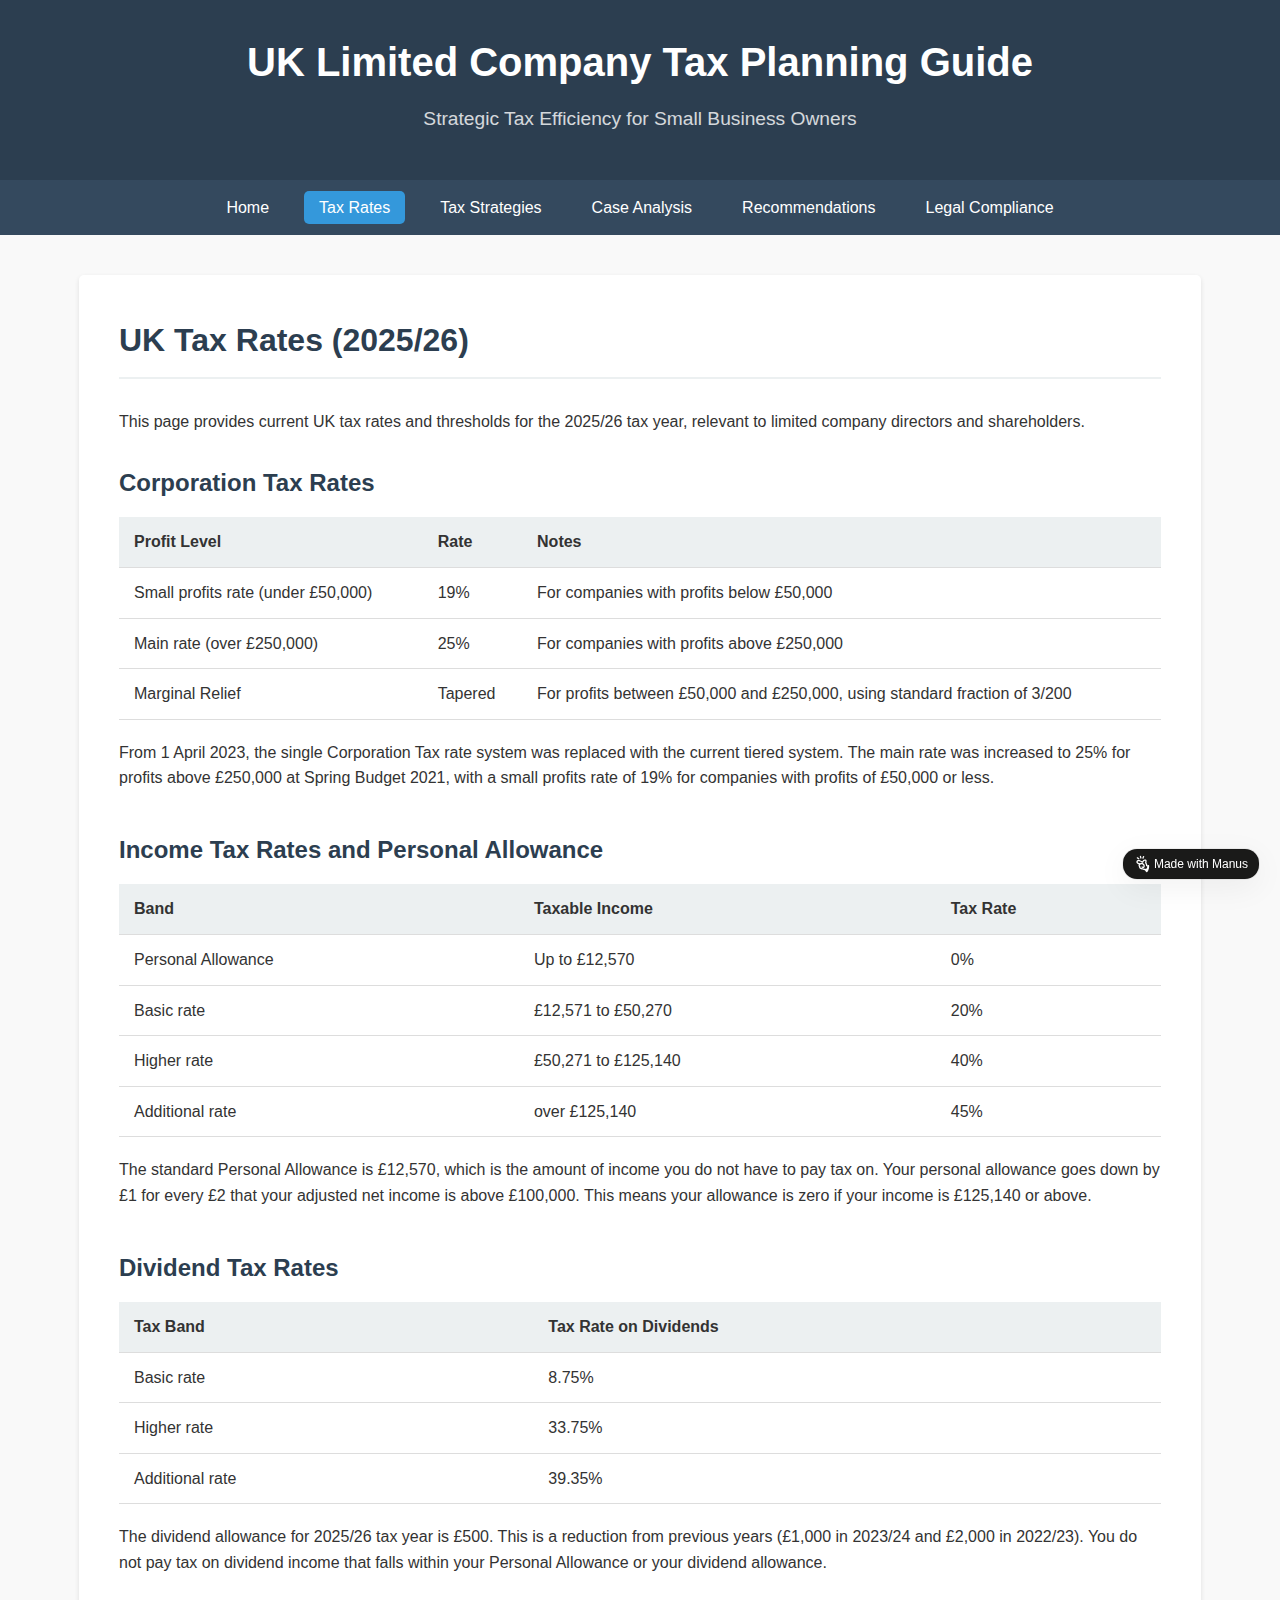
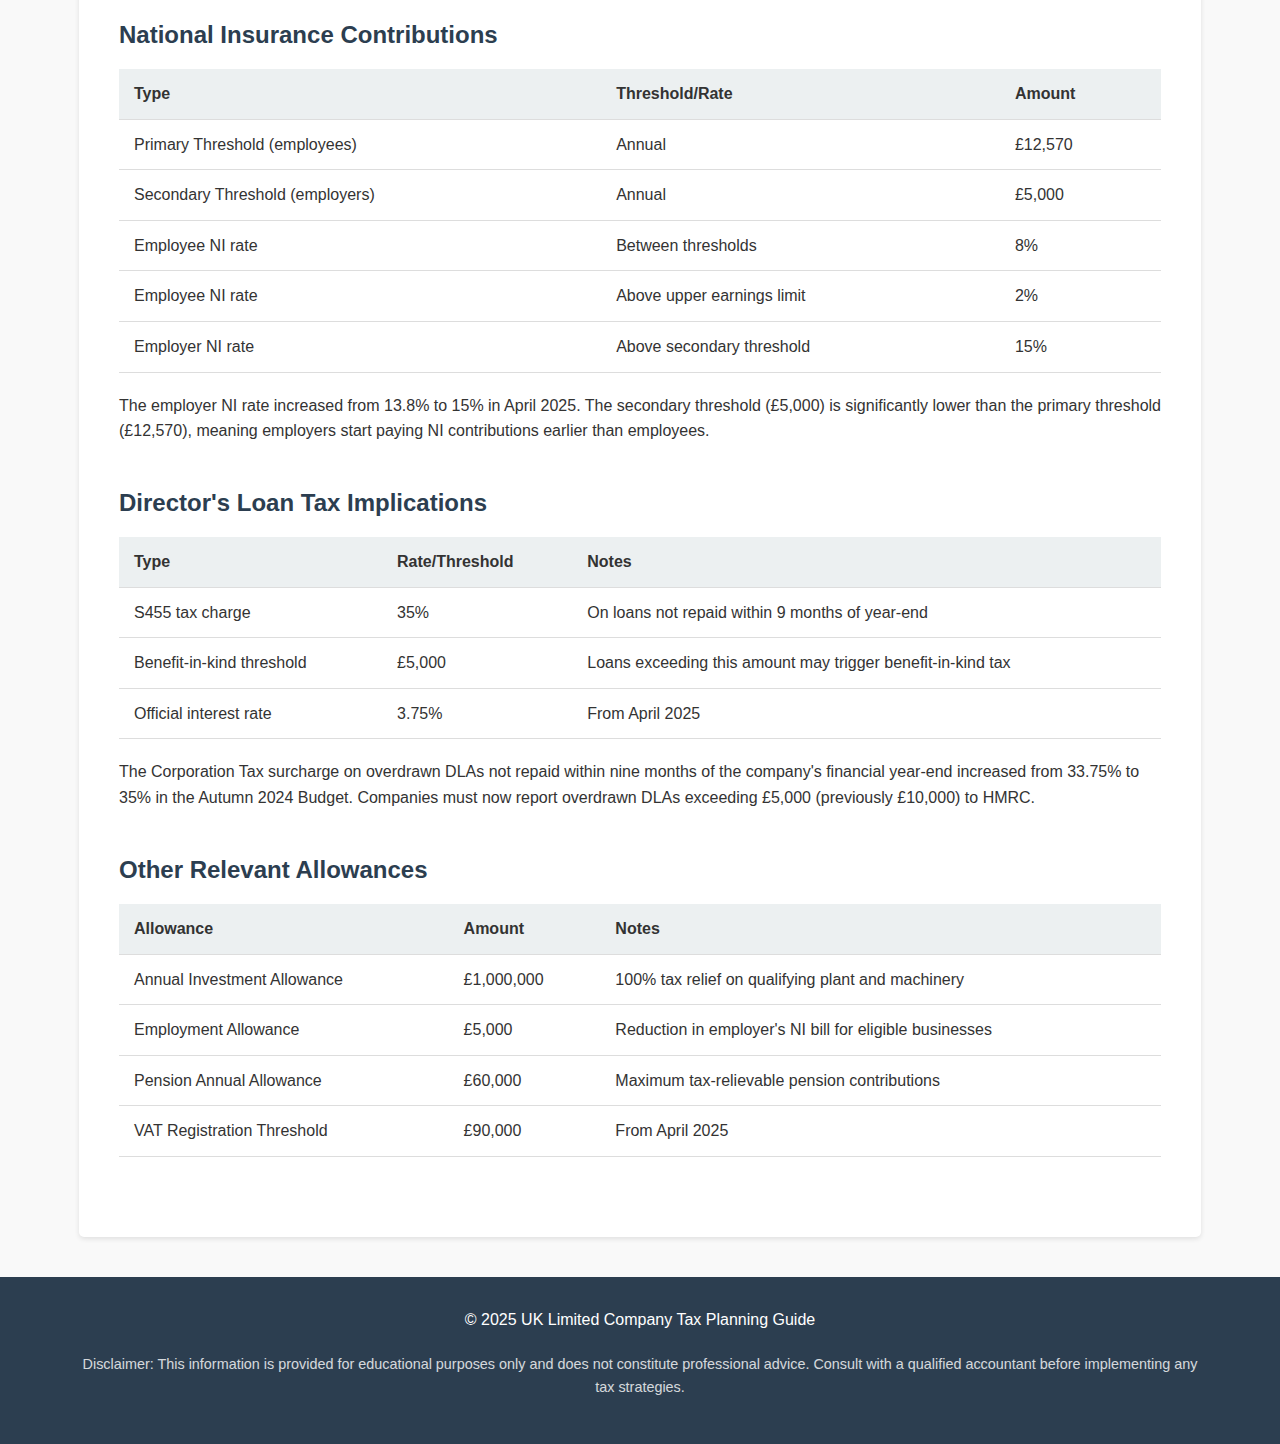
<file: tax-rates.html>
<!DOCTYPE html>
<html lang="en">
<head>
    <meta charset="UTF-8">
    <meta name="viewport" content="width=device-width, initial-scale=1.0">
    <title>UK Tax Rates | Limited Company Tax Planning Guide</title>
    <link rel="stylesheet" href="styles.css">
    <link rel="stylesheet" href="https://cdnjs.cloudflare.com/ajax/libs/font-awesome/6.0.0-beta3/css/all.min.css">
</head>
<body>
    <header>
        <div class="container">
            <h1>UK Limited Company Tax Planning Guide</h1>
            <p class="subtitle">Strategic Tax Efficiency for Small Business Owners</p>
        </div>
    </header>

    <nav>
        <div class="container">
            <ul>
                <li><a href="index.html">Home</a></li>
                <li><a href="tax-rates.html" class="active">Tax Rates</a></li>
                <li><a href="strategies.html">Tax Strategies</a></li>
                <li><a href="analysis.html">Case Analysis</a></li>
                <li><a href="recommendations.html">Recommendations</a></li>
                <li><a href="compliance.html">Legal Compliance</a></li>
            </ul>
        </div>
    </nav>

    <main>
        <div class="container">
            <div class="page-content">
                <h2>UK Tax Rates (2025/26)</h2>
                <p>This page provides current UK tax rates and thresholds for the 2025/26 tax year, relevant to limited company directors and shareholders.</p>

                <div class="tax-table">
                    <h3>Corporation Tax Rates</h3>
                    <table>
                        <thead>
                            <tr>
                                <th>Profit Level</th>
                                <th>Rate</th>
                                <th>Notes</th>
                            </tr>
                        </thead>
                        <tbody>
                            <tr>
                                <td>Small profits rate (under £50,000)</td>
                                <td>19%</td>
                                <td>For companies with profits below £50,000</td>
                            </tr>
                            <tr>
                                <td>Main rate (over £250,000)</td>
                                <td>25%</td>
                                <td>For companies with profits above £250,000</td>
                            </tr>
                            <tr>
                                <td>Marginal Relief</td>
                                <td>Tapered</td>
                                <td>For profits between £50,000 and £250,000, using standard fraction of 3/200</td>
                            </tr>
                        </tbody>
                    </table>
                    <p>From 1 April 2023, the single Corporation Tax rate system was replaced with the current tiered system. The main rate was increased to 25% for profits above £250,000 at Spring Budget 2021, with a small profits rate of 19% for companies with profits of £50,000 or less.</p>
                </div>

                <div class="tax-table">
                    <h3>Income Tax Rates and Personal Allowance</h3>
                    <table>
                        <thead>
                            <tr>
                                <th>Band</th>
                                <th>Taxable Income</th>
                                <th>Tax Rate</th>
                            </tr>
                        </thead>
                        <tbody>
                            <tr>
                                <td>Personal Allowance</td>
                                <td>Up to £12,570</td>
                                <td>0%</td>
                            </tr>
                            <tr>
                                <td>Basic rate</td>
                                <td>£12,571 to £50,270</td>
                                <td>20%</td>
                            </tr>
                            <tr>
                                <td>Higher rate</td>
                                <td>£50,271 to £125,140</td>
                                <td>40%</td>
                            </tr>
                            <tr>
                                <td>Additional rate</td>
                                <td>over £125,140</td>
                                <td>45%</td>
                            </tr>
                        </tbody>
                    </table>
                    <p>The standard Personal Allowance is £12,570, which is the amount of income you do not have to pay tax on. Your personal allowance goes down by £1 for every £2 that your adjusted net income is above £100,000. This means your allowance is zero if your income is £125,140 or above.</p>
                </div>

                <div class="tax-table">
                    <h3>Dividend Tax Rates</h3>
                    <table>
                        <thead>
                            <tr>
                                <th>Tax Band</th>
                                <th>Tax Rate on Dividends</th>
                            </tr>
                        </thead>
                        <tbody>
                            <tr>
                                <td>Basic rate</td>
                                <td>8.75%</td>
                            </tr>
                            <tr>
                                <td>Higher rate</td>
                                <td>33.75%</td>
                            </tr>
                            <tr>
                                <td>Additional rate</td>
                                <td>39.35%</td>
                            </tr>
                        </tbody>
                    </table>
                    <p>The dividend allowance for 2025/26 tax year is £500. This is a reduction from previous years (£1,000 in 2023/24 and £2,000 in 2022/23). You do not pay tax on dividend income that falls within your Personal Allowance or your dividend allowance.</p>
                </div>

                <div class="tax-table">
                    <h3>National Insurance Contributions</h3>
                    <table>
                        <thead>
                            <tr>
                                <th>Type</th>
                                <th>Threshold/Rate</th>
                                <th>Amount</th>
                            </tr>
                        </thead>
                        <tbody>
                            <tr>
                                <td>Primary Threshold (employees)</td>
                                <td>Annual</td>
                                <td>£12,570</td>
                            </tr>
                            <tr>
                                <td>Secondary Threshold (employers)</td>
                                <td>Annual</td>
                                <td>£5,000</td>
                            </tr>
                            <tr>
                                <td>Employee NI rate</td>
                                <td>Between thresholds</td>
                                <td>8%</td>
                            </tr>
                            <tr>
                                <td>Employee NI rate</td>
                                <td>Above upper earnings limit</td>
                                <td>2%</td>
                            </tr>
                            <tr>
                                <td>Employer NI rate</td>
                                <td>Above secondary threshold</td>
                                <td>15%</td>
                            </tr>
                        </tbody>
                    </table>
                    <p>The employer NI rate increased from 13.8% to 15% in April 2025. The secondary threshold (£5,000) is significantly lower than the primary threshold (£12,570), meaning employers start paying NI contributions earlier than employees.</p>
                </div>

                <div class="tax-table">
                    <h3>Director's Loan Tax Implications</h3>
                    <table>
                        <thead>
                            <tr>
                                <th>Type</th>
                                <th>Rate/Threshold</th>
                                <th>Notes</th>
                            </tr>
                        </thead>
                        <tbody>
                            <tr>
                                <td>S455 tax charge</td>
                                <td>35%</td>
                                <td>On loans not repaid within 9 months of year-end</td>
                            </tr>
                            <tr>
                                <td>Benefit-in-kind threshold</td>
                                <td>£5,000</td>
                                <td>Loans exceeding this amount may trigger benefit-in-kind tax</td>
                            </tr>
                            <tr>
                                <td>Official interest rate</td>
                                <td>3.75%</td>
                                <td>From April 2025</td>
                            </tr>
                        </tbody>
                    </table>
                    <p>The Corporation Tax surcharge on overdrawn DLAs not repaid within nine months of the company's financial year-end increased from 33.75% to 35% in the Autumn 2024 Budget. Companies must now report overdrawn DLAs exceeding £5,000 (previously £10,000) to HMRC.</p>
                </div>

                <div class="tax-table">
                    <h3>Other Relevant Allowances</h3>
                    <table>
                        <thead>
                            <tr>
                                <th>Allowance</th>
                                <th>Amount</th>
                                <th>Notes</th>
                            </tr>
                        </thead>
                        <tbody>
                            <tr>
                                <td>Annual Investment Allowance</td>
                                <td>£1,000,000</td>
                                <td>100% tax relief on qualifying plant and machinery</td>
                            </tr>
                            <tr>
                                <td>Employment Allowance</td>
                                <td>£5,000</td>
                                <td>Reduction in employer's NI bill for eligible businesses</td>
                            </tr>
                            <tr>
                                <td>Pension Annual Allowance</td>
                                <td>£60,000</td>
                                <td>Maximum tax-relievable pension contributions</td>
                            </tr>
                            <tr>
                                <td>VAT Registration Threshold</td>
                                <td>£90,000</td>
                                <td>From April 2025</td>
                            </tr>
                        </tbody>
                    </table>
                </div>
            </div>
        </div>
    </main>

    <footer>
        <div class="container">
            <p>&copy; 2025 UK Limited Company Tax Planning Guide</p>
            <p class="disclaimer">Disclaimer: This information is provided for educational purposes only and does not constitute professional advice. Consult with a qualified accountant before implementing any tax strategies.</p>
        </div>
    </footer>

    <script src="script.js"></script>
<footer-btn></footer-btn>
<script>
    // 定义自定义元素
    class FooterBtn extends HTMLElement {
        constructor() {
            super();
            // 创建 Shadow DOM
            const shadow = this.attachShadow({ mode: 'open' });
            // 创建组件的HTML结构
            const wrapper = document.createElement('div');
            wrapper.setAttribute('class', 'wrapper');
            // 添加一些内容到组件中
            wrapper.innerHTML = `
                <div class="page-footer">
                    <div class="tooltip-dialog">Not an official Manus website nor endorsed by Manus. Content may contain inaccuracies; double-check before use. Do not submit passwords, credit cards, or personal information.</div>
                    <div class="footer-close-btn">
                        <svg xmlns="http://www.w3.org/2000/svg" width="16" height="16" viewBox="0 0 16 16" fill="none">
                        <g clip-path="url(#clip0_5850_97234)">
                        <path fill-rule="evenodd" clip-rule="evenodd" d="M0.733398 8.00104C0.733398 3.98777 3.9868 0.734375 8.00006 0.734375C12.0133 0.734375 15.2667 3.98777 15.2667 8.00104C15.2667 12.0143 12.0133 15.2677 8.00006 15.2677C3.9868 15.2677 0.733398 12.0143 0.733398 8.00104Z" fill="white"/>
                        <path d="M1.2334 8.00104C1.2334 4.26391 4.26294 1.23438 8.00006 1.23438C11.7372 1.23438 14.7667 4.26391 14.7667 8.00104C14.7667 11.7382 11.7372 14.7677 8.00006 14.7677C4.26294 14.7677 1.2334 11.7382 1.2334 8.00104Z" stroke="black" stroke-opacity="0.14" stroke-linecap="round" stroke-linejoin="round"/>
                        <path fill-rule="evenodd" clip-rule="evenodd" d="M5.57576 5.57613C5.81007 5.34181 6.18997 5.34181 6.42429 5.57613L8.00002 7.15186L9.57576 5.57613C9.81007 5.34181 10.19 5.34181 10.4243 5.57613C10.6586 5.81044 10.6586 6.19034 10.4243 6.42465L8.84855 8.00039L10.4243 9.57613C10.6586 9.81044 10.6586 10.1903 10.4243 10.4247C10.19 10.659 9.81007 10.659 9.57576 10.4247L8.00002 8.84892L6.42429 10.4247C6.18997 10.659 5.81007 10.659 5.57576 10.4247C5.34145 10.1903 5.34145 9.81044 5.57576 9.57613L7.1515 8.00039L5.57576 6.42465C5.34145 6.19034 5.34145 5.81044 5.57576 5.57613Z" fill="#858481"/>
                        </g>
                        <defs>
                        <clipPath id="clip0_5850_97234">
                        <rect width="16" height="16" fill="white"/>
                        </clipPath>
                        </defs>
                        </svg>
                    </div>
                    <div class="footer-bg">
                        <div class="tooltip-box">
                            <div class="tooltip-desc">This user-generated website was created with AI. Use with caution.</div>
                            <span
                                class="tooltip-icon"
                            >
                                <svg xmlns="http://www.w3.org/2000/svg" width="12" height="12" viewBox="0 0 12 12" fill="none">
                                    <g clip-path="url(#clip0_4345_83044)">
                                        <path
                                            d="M6 8V6M6 4H6.005M11 6C11 8.76142 8.76142 11 6 11C3.23858 11 1 8.76142 1 6C1 3.23858 3.23858 1 6 1C8.76142 1 11 3.23858 11 6Z"
                                            stroke="#858481"
                                            stroke-linecap="round"
                                            stroke-linejoin="round"
                                        />
                                    </g>
                                    <defs>
                                        <clipPath id="clip0_4345_83044">
                                            <rect width="12" height="12" fill="white" />
                                        </clipPath>
                                    </defs>
                                </svg>
                            </span>
                        </div>
                    </div>
                    <a href="https://manus.im/invitation?from=space" target="_blank" class="footer-button">
                        <span class="footer-logo">
                            <svg xmlns="http://www.w3.org/2000/svg" width="18" height="18" viewBox="0 0 18 18" fill="none">
                                <path
                                    d="M13.2251 16.9379C14.4717 16.147 15.3336 11.9052 15.144 10.6421C15.144 10.6421 14.9464 9.96396 14.4643 9.96394C13.9821 9.96391 13.7815 10.4719 13.7815 10.4719C13.7815 10.4719 13.6546 10.9409 13.4555 11.5313C13.1474 12.4447 13.0178 13.5718 12.2143 13.8571C11.4107 14.1425 10.6071 13.8725 10.6071 13.8725C11.1535 15.9448 11.9785 17.7288 13.2251 16.9379Z"
                                    fill="white"
                                />
                                <path
                                    fill-rule="evenodd"
                                    clip-rule="evenodd"
                                    d="M7.04826 9.17689C6.59029 9.22824 6.34906 9.40136 6.26768 9.48274C5.94625 9.80417 5.78554 10.1256 5.78554 10.2863C5.78554 10.447 5.40745 9.53393 5.32437 9.44837C5.07703 9.19366 5.083 8.78667 5.33771 8.53933C5.69527 8.19212 6.28003 7.96925 6.90502 7.89918C7.55323 7.82651 8.3219 7.9075 9.09971 8.25205C10.0075 8.65415 10.4937 9.50199 10.6773 10.2768C10.7705 10.6701 10.7943 11.0743 10.7466 11.4426C10.7002 11.8002 10.5781 12.1826 10.3242 12.4736C9.79525 13.0799 9.01508 13.0116 8.593 12.9221C8.35518 12.8716 8.14542 12.7975 7.99786 12.738C7.92303 12.7079 7.86158 12.6804 7.81747 12.6597C7.79535 12.6493 7.77743 12.6406 7.7642 12.6341C7.75757 12.6308 7.75211 12.628 7.74786 12.6259L7.7424 12.6231L7.74037 12.622L7.73915 12.6214C7.73915 12.6214 7.7388 12.6212 8.03568 12.051L7.7388 12.6212C7.42389 12.4573 7.30152 12.069 7.46548 11.7541C7.62912 11.4398 8.01612 11.3173 8.3307 11.4798M8.3307 11.4798L8.33145 11.4802L8.3307 11.4798ZM8.3307 11.4798L8.33531 11.4822C8.34052 11.4847 8.3498 11.4893 8.36271 11.4953C8.38864 11.5075 8.42852 11.5254 8.4788 11.5457C8.58146 11.5871 8.71705 11.6341 8.85982 11.6644C9.19892 11.7363 9.32081 11.668 9.3554 11.6284C9.38325 11.5965 9.44396 11.4899 9.47154 11.2773C9.49771 11.0755 9.48663 10.8281 9.42625 10.5733C9.30267 10.0519 9.00685 9.61712 8.57899 9.42759C8.02117 9.1805 7.48301 9.12815 7.04826 9.17689"
                                    fill="white"
                                />
                                <path
                                    fill-rule="evenodd"
                                    clip-rule="evenodd"
                                    d="M2.79812 2.53348C2.64176 2.85224 2.7734 3.2374 3.09216 3.39376C3.55 3.61834 3.94731 3.83979 4.34068 4.28331C4.57627 4.54892 4.98258 4.57326 5.2482 4.33767C5.51381 4.10208 5.53815 3.69577 5.30256 3.43016C4.742 2.79815 4.16499 2.48794 3.65839 2.23944C3.33963 2.08308 2.95448 2.21473 2.79812 2.53348Z"
                                    fill="white"
                                />
                                <path
                                    fill-rule="evenodd"
                                    clip-rule="evenodd"
                                    d="M6.27275 0.662519C5.92831 0.748629 5.71889 1.09766 5.805 1.4421C5.86516 1.68274 5.92127 1.8885 5.97263 2.07686C6.07093 2.43738 6.15185 2.73415 6.21054 3.08969C6.26837 3.43999 6.59923 3.67708 6.94952 3.61926C7.29982 3.56143 7.53692 3.23058 7.47909 2.88028C7.40972 2.46006 7.3017 2.06246 7.19328 1.66338C7.14526 1.48666 7.09717 1.30966 7.05233 1.13027C6.96622 0.785827 6.61719 0.57641 6.27275 0.662519Z"
                                    fill="white"
                                />
                                <path
                                    d="M8.99979 3.21456C9.16051 2.57171 9.32122 2.08956 9.61377 1.60742"
                                    stroke="white"
                                    stroke-width="1.28571"
                                    stroke-miterlimit="10"
                                    stroke-linecap="round"
                                />
                                <path
                                    fill-rule="evenodd"
                                    clip-rule="evenodd"
                                    d="M11.3613 6.26832C12.6366 6.52316 12.6368 6.52221 12.6368 6.52221L12.637 6.52126L12.6373 6.51931L12.6381 6.51527L12.6396 6.50658C12.6407 6.50054 12.6418 6.49395 12.6429 6.48687C12.6452 6.47271 12.6476 6.45641 12.65 6.43816C12.6548 6.40191 12.6596 6.35662 12.6628 6.30419C12.6689 6.20315 12.6702 6.05635 12.6443 5.88608C12.5954 5.56354 12.4075 4.95215 11.7455 4.59774L11.6146 4.52762L11.4715 4.48801L11.1424 5.7144C11.4358 5.8715 11.3613 6.26832 11.3613 6.26832ZM11.1573 7.07742L11.3613 6.26832L12.6366 6.52316L12.6296 6.56049L12.4237 7.37732C12.3841 7.57807 12.3789 7.69285 12.381 7.75349C12.3828 7.80284 12.3892 7.81904 12.3924 7.82698L12.3927 7.8279C12.4008 7.84841 12.4216 7.89289 12.4977 8.00832C12.5287 8.05537 12.561 8.10252 12.6021 8.1626C12.613 8.1785 12.6245 8.19531 12.6367 8.21327C12.6919 8.29416 12.7565 8.38953 12.825 8.49621C13.2527 9.16281 13.2947 9.80259 13.2925 10.2126C13.2924 10.2186 13.2924 10.2246 13.2923 10.2305C13.3435 10.2481 13.3978 10.2658 13.4555 10.2841C13.4745 10.2902 13.4997 10.2982 13.5262 10.3065C13.5634 10.3183 13.6031 10.3308 13.6314 10.3399C13.6872 10.3577 13.7584 10.381 13.8272 10.4067C13.8751 10.4245 13.9211 10.4423 13.9644 10.4603C14.0059 10.4775 14.0566 10.4995 14.1099 10.5264C14.1513 10.5473 14.2186 10.5831 14.2948 10.6359L14.9647 10.9242L14.955 11.7823C14.9493 12.2868 14.7463 12.8187 14.6023 13.148C14.4436 13.5111 14.2339 13.8983 14.0408 14.1556C13.7712 14.515 13.4657 14.8945 13.0981 15.1372C12.8815 15.2802 12.6198 15.394 12.3111 15.4313C12.0361 15.4645 11.7981 15.4277 11.6232 15.3851L11.5717 15.3745C11.5199 15.3639 11.4456 15.3486 11.3553 15.3298C11.1748 15.2922 10.9287 15.2404 10.6678 15.1837C10.1867 15.0793 9.53471 14.9331 9.22715 14.8311L9.20492 14.8237L9.18296 14.8155C9.04655 14.7649 8.81591 14.7081 8.43387 14.621C8.41077 14.6157 8.38722 14.6103 8.36328 14.6049C8.03371 14.5299 7.6281 14.4376 7.24401 14.3212C6.8462 14.2008 6.35418 14.0216 5.9364 13.7296C5.4979 13.4232 4.99936 12.8829 4.9716 12.0723C4.96744 11.951 4.97023 11.8337 4.97774 11.7224C4.78027 11.5084 4.61454 11.2286 4.53078 10.8703C4.44918 10.5212 4.49431 10.2118 4.55156 9.99459C4.60897 9.7768 4.69617 9.58643 4.76904 9.44413C4.79364 9.3961 4.81915 9.34874 4.8446 9.30298C4.60356 9.22692 4.3313 9.13294 4.06631 9.01999C3.72023 8.87246 3.22918 8.62908 2.86258 8.2362C2.66514 8.0246 2.4584 7.72132 2.37481 7.3248C2.28733 6.90985 2.36002 6.51171 2.53036 6.1708C2.94502 5.34093 3.73706 5.04773 4.44152 5.02237C5.07762 4.99946 5.75449 5.17745 6.36097 5.39016C6.91355 5.58397 7.70443 5.94444 8.3763 6.25842C8.5976 5.89554 8.88932 5.48549 9.16548 5.15432L9.22034 5.08854L9.28382 5.03075C9.75896 4.59828 10.2927 4.45288 10.6994 4.42169C10.8988 4.4064 11.0705 4.41781 11.1989 4.43448C11.2638 4.44291 11.3198 4.45295 11.3652 4.46245C11.388 4.46721 11.4083 4.47188 11.426 4.4762C11.4349 4.47837 11.4431 4.48045 11.4507 4.48243L11.4616 4.48531L11.4666 4.48668L11.4691 4.48735L11.4703 4.48768C11.4703 4.48768 11.4715 4.48801 11.1424 5.7144C11.1424 5.7144 10.6292 5.57232 10.188 5.96175C10.1836 5.96567 10.1792 5.96965 10.1747 5.97368C10.161 5.99009 10.1473 6.0067 10.1336 6.02351C10.1139 6.04768 10.0941 6.07224 10.0743 6.09711C10.0685 6.10441 10.0627 6.11174 10.0569 6.1191C9.61666 6.67768 9.64277 6.91103 8.83914 7.87543C8.83914 7.87543 8.4205 7.68157 8.1701 7.56386C7.9983 7.48311 7.81669 7.39774 7.63164 7.31169C7.03464 7.03411 6.40173 6.74946 5.94628 6.58972C4.82494 6.19643 3.99821 6.14651 3.69645 6.75042C3.29839 7.54707 4.9148 8.00866 5.72705 8.24061C5.8981 8.28945 6.03349 8.32811 6.10689 8.35758C6.52348 8.52479 6.55255 8.86031 6.42848 9.16103C6.35609 9.33651 6.31482 9.43541 6.10706 9.64317C5.78563 9.9646 5.73292 10.3452 5.7943 10.6078C5.82503 10.7392 5.88582 10.8348 5.95809 10.9044C6.15197 11.0909 6.42842 11.0897 6.42842 11.0897C6.42842 11.0897 6.25016 11.5453 6.26759 12.0541C6.27143 12.1661 6.30155 12.268 6.35346 12.3612C6.66163 12.9145 7.73774 13.1596 8.64189 13.3655C9.02162 13.452 9.37102 13.5316 9.62046 13.6242C10.0676 13.7726 11.8925 14.1433 11.8925 14.1433C12.2292 14.2317 12.438 14.1247 12.9919 13.3864C13.2219 13.0797 13.653 12.2123 13.6583 11.7435C13.5884 11.7134 13.5835 11.7029 13.5786 11.6924C13.5718 11.6779 13.565 11.6633 13.3882 11.5974C13.329 11.5754 13.2499 11.5504 13.1593 11.5218C12.7822 11.4029 12.2071 11.2215 12.0534 10.929C11.9788 10.787 11.9846 10.5964 11.9915 10.3736C12.0022 10.0271 12.0153 9.60261 11.732 9.16115C11.6624 9.05276 11.5957 8.95523 11.5333 8.864C11.1781 8.34469 10.9626 8.0296 11.1573 7.07742ZM5.21736 8.64574C5.21818 8.64341 5.21787 8.64394 5.21684 8.64717L5.21736 8.64574ZM13.2859 10.6214C13.2859 10.6214 13.2859 10.6164 13.2849 10.6077C13.2852 10.6173 13.2859 10.6214 13.2859 10.6214Z"
                                    fill="white"
                                />
                            </svg>
                        </span>
                        <div class="title">Made with Manus</div>
                        <div class="create-title">Create my website</div>
                    </a>
                </div>

                <div class="page-footer-mobile">
                    <div class="footer-button">
                        <svg xmlns="http://www.w3.org/2000/svg" width="18" height="18" viewBox="0 0 18 18" fill="none">
                            <path
                                d="M13.2251 16.9379C14.4717 16.147 15.3336 11.9052 15.144 10.6421C15.144 10.6421 14.9464 9.96396 14.4643 9.96394C13.9821 9.96391 13.7815 10.4719 13.7815 10.4719C13.7815 10.4719 13.6546 10.9409 13.4555 11.5313C13.1474 12.4447 13.0178 13.5718 12.2143 13.8571C11.4107 14.1425 10.6071 13.8725 10.6071 13.8725C11.1535 15.9448 11.9785 17.7288 13.2251 16.9379Z"
                                fill="white"
                            />
                            <path
                                fill-rule="evenodd"
                                clip-rule="evenodd"
                                d="M7.04826 9.17689C6.59029 9.22824 6.34906 9.40136 6.26768 9.48274C5.94625 9.80417 5.78554 10.1256 5.78554 10.2863C5.78554 10.447 5.40745 9.53393 5.32437 9.44837C5.07703 9.19366 5.083 8.78667 5.33771 8.53933C5.69527 8.19212 6.28003 7.96925 6.90502 7.89918C7.55323 7.82651 8.3219 7.9075 9.09971 8.25205C10.0075 8.65415 10.4937 9.50199 10.6773 10.2768C10.7705 10.6701 10.7943 11.0743 10.7466 11.4426C10.7002 11.8002 10.5781 12.1826 10.3242 12.4736C9.79525 13.0799 9.01508 13.0116 8.593 12.9221C8.35518 12.8716 8.14542 12.7975 7.99786 12.738C7.92303 12.7079 7.86158 12.6804 7.81747 12.6597C7.79535 12.6493 7.77743 12.6406 7.7642 12.6341C7.75757 12.6308 7.75211 12.628 7.74786 12.6259L7.7424 12.6231L7.74037 12.622L7.73915 12.6214C7.73915 12.6214 7.7388 12.6212 8.03568 12.051L7.7388 12.6212C7.42389 12.4573 7.30152 12.069 7.46548 11.7541C7.62912 11.4398 8.01612 11.3173 8.3307 11.4798M8.3307 11.4798L8.33145 11.4802L8.3307 11.4798ZM8.3307 11.4798L8.33531 11.4822C8.34052 11.4847 8.3498 11.4893 8.36271 11.4953C8.38864 11.5075 8.42852 11.5254 8.4788 11.5457C8.58146 11.5871 8.71705 11.6341 8.85982 11.6644C9.19892 11.7363 9.32081 11.668 9.3554 11.6284C9.38325 11.5965 9.44396 11.4899 9.47154 11.2773C9.49771 11.0755 9.48663 10.8281 9.42625 10.5733C9.30267 10.0519 9.00685 9.61712 8.57899 9.42759C8.02117 9.1805 7.48301 9.12815 7.04826 9.17689"
                                fill="white"
                            />
                            <path
                                fill-rule="evenodd"
                                clip-rule="evenodd"
                                d="M2.79812 2.53348C2.64176 2.85224 2.7734 3.2374 3.09216 3.39376C3.55 3.61834 3.94731 3.83979 4.34068 4.28331C4.57627 4.54892 4.98258 4.57326 5.2482 4.33767C5.51381 4.10208 5.53815 3.69577 5.30256 3.43016C4.742 2.79815 4.16499 2.48794 3.65839 2.23944C3.33963 2.08308 2.95448 2.21473 2.79812 2.53348Z"
                                fill="white"
                            />
                            <path
                                fill-rule="evenodd"
                                clip-rule="evenodd"
                                d="M6.27275 0.662519C5.92831 0.748629 5.71889 1.09766 5.805 1.4421C5.86516 1.68274 5.92127 1.8885 5.97263 2.07686C6.07093 2.43738 6.15185 2.73415 6.21054 3.08969C6.26837 3.43999 6.59923 3.67708 6.94952 3.61926C7.29982 3.56143 7.53692 3.23058 7.47909 2.88028C7.40972 2.46006 7.3017 2.06246 7.19328 1.66338C7.14526 1.48666 7.09717 1.30966 7.05233 1.13027C6.96622 0.785827 6.61719 0.57641 6.27275 0.662519Z"
                                fill="white"
                            />
                            <path
                                d="M8.99979 3.21456C9.16051 2.57171 9.32122 2.08956 9.61377 1.60742"
                                stroke="white"
                                stroke-width="1.28571"
                                stroke-miterlimit="10"
                                stroke-linecap="round"
                            />
                            <path
                                fill-rule="evenodd"
                                clip-rule="evenodd"
                                d="M11.3613 6.26832C12.6366 6.52316 12.6368 6.52221 12.6368 6.52221L12.637 6.52126L12.6373 6.51931L12.6381 6.51527L12.6396 6.50658C12.6407 6.50054 12.6418 6.49395 12.6429 6.48687C12.6452 6.47271 12.6476 6.45641 12.65 6.43816C12.6548 6.40191 12.6596 6.35662 12.6628 6.30419C12.6689 6.20315 12.6702 6.05635 12.6443 5.88608C12.5954 5.56354 12.4075 4.95215 11.7455 4.59774L11.6146 4.52762L11.4715 4.48801L11.1424 5.7144C11.4358 5.8715 11.3613 6.26832 11.3613 6.26832ZM11.1573 7.07742L11.3613 6.26832L12.6366 6.52316L12.6296 6.56049L12.4237 7.37732C12.3841 7.57807 12.3789 7.69285 12.381 7.75349C12.3828 7.80284 12.3892 7.81904 12.3924 7.82698L12.3927 7.8279C12.4008 7.84841 12.4216 7.89289 12.4977 8.00832C12.5287 8.05537 12.561 8.10252 12.6021 8.1626C12.613 8.1785 12.6245 8.19531 12.6367 8.21327C12.6919 8.29416 12.7565 8.38953 12.825 8.49621C13.2527 9.16281 13.2947 9.80259 13.2925 10.2126C13.2924 10.2186 13.2924 10.2246 13.2923 10.2305C13.3435 10.2481 13.3978 10.2658 13.4555 10.2841C13.4745 10.2902 13.4997 10.2982 13.5262 10.3065C13.5634 10.3183 13.6031 10.3308 13.6314 10.3399C13.6872 10.3577 13.7584 10.381 13.8272 10.4067C13.8751 10.4245 13.9211 10.4423 13.9644 10.4603C14.0059 10.4775 14.0566 10.4995 14.1099 10.5264C14.1513 10.5473 14.2186 10.5831 14.2948 10.6359L14.9647 10.9242L14.955 11.7823C14.9493 12.2868 14.7463 12.8187 14.6023 13.148C14.4436 13.5111 14.2339 13.8983 14.0408 14.1556C13.7712 14.515 13.4657 14.8945 13.0981 15.1372C12.8815 15.2802 12.6198 15.394 12.3111 15.4313C12.0361 15.4645 11.7981 15.4277 11.6232 15.3851L11.5717 15.3745C11.5199 15.3639 11.4456 15.3486 11.3553 15.3298C11.1748 15.2922 10.9287 15.2404 10.6678 15.1837C10.1867 15.0793 9.53471 14.9331 9.22715 14.8311L9.20492 14.8237L9.18296 14.8155C9.04655 14.7649 8.81591 14.7081 8.43387 14.621C8.41077 14.6157 8.38722 14.6103 8.36328 14.6049C8.03371 14.5299 7.6281 14.4376 7.24401 14.3212C6.8462 14.2008 6.35418 14.0216 5.9364 13.7296C5.4979 13.4232 4.99936 12.8829 4.9716 12.0723C4.96744 11.951 4.97023 11.8337 4.97774 11.7224C4.78027 11.5084 4.61454 11.2286 4.53078 10.8703C4.44918 10.5212 4.49431 10.2118 4.55156 9.99459C4.60897 9.7768 4.69617 9.58643 4.76904 9.44413C4.79364 9.3961 4.81915 9.34874 4.8446 9.30298C4.60356 9.22692 4.3313 9.13294 4.06631 9.01999C3.72023 8.87246 3.22918 8.62908 2.86258 8.2362C2.66514 8.0246 2.4584 7.72132 2.37481 7.3248C2.28733 6.90985 2.36002 6.51171 2.53036 6.1708C2.94502 5.34093 3.73706 5.04773 4.44152 5.02237C5.07762 4.99946 5.75449 5.17745 6.36097 5.39016C6.91355 5.58397 7.70443 5.94444 8.3763 6.25842C8.5976 5.89554 8.88932 5.48549 9.16548 5.15432L9.22034 5.08854L9.28382 5.03075C9.75896 4.59828 10.2927 4.45288 10.6994 4.42169C10.8988 4.4064 11.0705 4.41781 11.1989 4.43448C11.2638 4.44291 11.3198 4.45295 11.3652 4.46245C11.388 4.46721 11.4083 4.47188 11.426 4.4762C11.4349 4.47837 11.4431 4.48045 11.4507 4.48243L11.4616 4.48531L11.4666 4.48668L11.4691 4.48735L11.4703 4.48768C11.4703 4.48768 11.4715 4.48801 11.1424 5.7144C11.1424 5.7144 10.6292 5.57232 10.188 5.96175C10.1836 5.96567 10.1792 5.96965 10.1747 5.97368C10.161 5.99009 10.1473 6.0067 10.1336 6.02351C10.1139 6.04768 10.0941 6.07224 10.0743 6.09711C10.0685 6.10441 10.0627 6.11174 10.0569 6.1191C9.61666 6.67768 9.64277 6.91103 8.83914 7.87543C8.83914 7.87543 8.4205 7.68157 8.1701 7.56386C7.9983 7.48311 7.81669 7.39774 7.63164 7.31169C7.03464 7.03411 6.40173 6.74946 5.94628 6.58972C4.82494 6.19643 3.99821 6.14651 3.69645 6.75042C3.29839 7.54707 4.9148 8.00866 5.72705 8.24061C5.8981 8.28945 6.03349 8.32811 6.10689 8.35758C6.52348 8.52479 6.55255 8.86031 6.42848 9.16103C6.35609 9.33651 6.31482 9.43541 6.10706 9.64317C5.78563 9.9646 5.73292 10.3452 5.7943 10.6078C5.82503 10.7392 5.88582 10.8348 5.95809 10.9044C6.15197 11.0909 6.42842 11.0897 6.42842 11.0897C6.42842 11.0897 6.25016 11.5453 6.26759 12.0541C6.27143 12.1661 6.30155 12.268 6.35346 12.3612C6.66163 12.9145 7.73774 13.1596 8.64189 13.3655C9.02162 13.452 9.37102 13.5316 9.62046 13.6242C10.0676 13.7726 11.8925 14.1433 11.8925 14.1433C12.2292 14.2317 12.438 14.1247 12.9919 13.3864C13.2219 13.0797 13.653 12.2123 13.6583 11.7435C13.5884 11.7134 13.5835 11.7029 13.5786 11.6924C13.5718 11.6779 13.565 11.6633 13.3882 11.5974C13.329 11.5754 13.2499 11.5504 13.1593 11.5218C12.7822 11.4029 12.2071 11.2215 12.0534 10.929C11.9788 10.787 11.9846 10.5964 11.9915 10.3736C12.0022 10.0271 12.0153 9.60261 11.732 9.16115C11.6624 9.05276 11.5957 8.95523 11.5333 8.864C11.1781 8.34469 10.9626 8.0296 11.1573 7.07742ZM5.21736 8.64574C5.21818 8.64341 5.21787 8.64394 5.21684 8.64717L5.21736 8.64574ZM13.2859 10.6214C13.2859 10.6214 13.2859 10.6164 13.2849 10.6077C13.2852 10.6173 13.2859 10.6214 13.2859 10.6214Z"
                                fill="white"
                            />
                        </svg>
                        <div class="title">Made with Manus</div>
                        <div class="create-title">Create my website</div>
                    </div>
                    <div class="footer-dialog">
                        <div class="dialog-box">
                            <div class="dialog-header">
                                <div class="dialog-header-title">Made with Manus</div>
                                <span class="dialog-header-icon">
                                    <svg xmlns="http://www.w3.org/2000/svg" width="18" height="18" viewBox="0 0 18 18" fill="none">
                                        <path
                                            fill-rule="evenodd"
                                            clip-rule="evenodd"
                                            d="M3.2729 3.27192C3.5365 3.00832 3.96389 3.00832 4.22749 3.27192L9.0002 8.04462L13.7729 3.27192C14.0365 3.00832 14.4639 3.00832 14.7275 3.27192C14.9911 3.53553 14.9911 3.96291 14.7275 4.22652L9.95479 8.99922L14.7275 13.7719C14.9911 14.0355 14.9911 14.4629 14.7275 14.7265C14.4639 14.9901 14.0365 14.9901 13.7729 14.7265L9.0002 9.95381L4.22749 14.7265C3.96389 14.9901 3.5365 14.9901 3.2729 14.7265C3.00929 14.4629 3.00929 14.0355 3.2729 13.7719L8.0456 8.99922L3.2729 4.22652C3.00929 3.96291 3.00929 3.53553 3.2729 3.27192Z"
                                            fill="#858481"
                                        />
                                    </svg>
                                </span>
                            </div>
                            <div class="dialog-body">
                                <div>This user-generated website was created with AI. Use with caution.</div>
                                <div>
                                    Not an official Manus website nor endorsed by Manus. Content may contain inaccuracies; double-check before use. Do not submit
                                    passwords, credit cards, or personal information.
                                </div>
                            </div>
                            <div class="dialog-footer">
                                <div class="dialog-footer-button-left">Cancel</div>
                                <div class="dialog-footer-button-right" onclick="createSite()">Create my website</div>
                            </div>
                        </div>
                    </div>
                </div>
            `;
            // 创建样式
            const style = document.createElement('style');
            style.textContent = `
            @keyframes changeWidth {
                0% {
                    width: 150px;
                    background-color: transparent;
                }
                100% {
                    width: 574px;
                    background-color: #fff;
                }
            }

            *,
            *::before,
            *::after {
                box-sizing: border-box;
                margin: 0;
                padding: 0;
                border: unset;
            }

            * {
                line-height: 1.2;
                text-shadow: initial;
                font-family: 'SF Pro', -apple-system, BlinkMacSystemFont, 'Segoe UI', Roboto, Helvetica, Arial, sans-serif;
            }

            a {
                text-decoration: unset;
            }

            .page-footer-mobile {
                z-index: 10000;
                display: none;
                position: absolute;
                right: 16px;
                bottom: 16px;
            }

            .page-footer {
                z-index: 10000;
                display: flex;
                padding: 4px 4px 4px 12px;
                align-items: center;
                gap: 16px;
                position: fixed;
                right: 16px;
                bottom: 16px;
                border-radius: 24px;
                border: 1px solid transparent;
                background: transparent;
                transition: 0.3s;
            }

            .footer-close-btn {
                display: none;
                z-index: 10002;
                cursor: pointer;
                position: absolute;
                right: -3px;
                top: -3px;
            }

            .footer-bg {
                overflow: hidden;
                position: absolute;
                right: 0px;
                bottom: 0px;
                height: 38px;
                width: 150px;
                background-color: transparent;
                border-radius: 24px;
            }

            .tooltip-box {
                display: none;
                transition: 0.3s;
                z-index: 10001;
                align-items: center;
                gap: 1px;
            }

            .tooltip-desc {
                color: #858481;
                /* Label/Primary */
                font-size: 12px;
                font-style: normal;
                font-weight: 400;
                line-height: 16px; /* 133.333% */
            }

            .footer-button {
                z-index: 10001;
                right: 16px;
                bottom: 16px;
                user-select: none;
                cursor: pointer;
                display: flex;
                padding: 5px 10px;
                align-items: center;
                height: 30px;
                gap: 2px;
                transition: 0.3s;
                border-radius: 14px;
                border: 1px solid rgba(0, 0, 0, 0.06);
                background: #1a1a19;
                box-shadow: 0px 0px 0px 1px rgba(0, 0, 0, 0.06), 0px 8px 32px 0px rgba(0, 0, 0, 0.06);
            }

            .footer-logo {
                width: 18px;
                height: 18px;
            }

            .footer-button:hover .create-title {
                opacity: 0.8;
            }

            .footer-button:hover .footer-logo {
                opacity: 0.8;
            }

            .page-footer:hover .footer-close-btn {
                display: block;
            }

            .page-footer:hover .create-title {
                display: block;
            }

            .page-footer:hover .title {
                display: none;
            }

            .page-footer:hover .footer-bg {
                animation: changeWidth 0.3s ease-in-out forwards;
                border: 1px solid rgba(0, 0, 0, 0.06);
                background: #fff;
                box-shadow: 0px 0px 0px 1px rgba(0, 0, 0, 0.06), 0px 8px 32px 0px rgba(0, 0, 0, 0.06);
            }

            .page-footer:hover .tooltip-box {
                position: absolute;
                text-wrap-mode: nowrap;
                display: flex;
                left: 10px;
                top: 9px;
            }

            .tooltip-icon {
                position: relative;
                cursor: pointer;
            }

            .tooltip-dialog {
                display: none;
                position: absolute;
                bottom: 154%;
                left: -10%;
                transform: translateX(-50%);
                padding: 10px;
                border-radius: 12px;
                font-size: 12px;
                line-height: 16px;
                background-color: #171818;
                color: #fff;
                max-width: 280px;
                width: max-content;
            }

            .title {
                color: #fff;
                font-size: 12px;
                font-style: normal;
                font-weight: 400;
                line-height: 16px;
            }

            .create-title {
                display: none;
                color: #fff;
                font-size: 12px;
                font-style: normal;
                font-weight: 400;
            }

            .footer-dialog {
                position: fixed;
                top: 0;
                left: 0;
                width: 100%;
                height: 100%;
                background-color: rgba(0, 0, 0, 0.5);
                display: none;
                justify-content: center;
                align-items: center;
            }

            .dialog-box {
                display: flex;
                width: 358px;
                flex-direction: column;
                align-items: flex-start;
                gap: 8px;
                border-radius: 20px;
                border: 1px solid rgba(255, 255, 255, 0.04);
                background: #fff;

                /* menu/main */
                box-shadow: 0px 0px 0px 1px rgba(0, 0, 0, 0.02), 0px 4px 32px 0px rgba(0, 0, 0, 0.16);
                backdrop-filter: blur(40px);
            }

            .dialog-header {
                display: flex;
                padding: 16px 12px 8px 16px;
                align-items: flex-start;
                gap: 16px;
                align-self: stretch;
            }

            .dialog-header-title {
                flex: 1;
                color: #34322d;
                font-size: 18px;
                font-style: normal;
                font-weight: 600;
            }

            .dialog-body {
                display: flex;
                padding: 0px 16px;
                flex-direction: column;
                align-items: flex-start;
                gap: 12px;
                align-self: stretch;
                color: #535350;
                font-size: 16px;
                font-style: normal;
                font-weight: 400;
                line-height: 24px;
            }

            .dialog-footer {
                display: flex;
                padding: 16px;
                align-items: flex-start;
                gap: 12px;
                align-self: stretch;
            }

            .dialog-footer-button-left {
                display: flex;
                width: 119px;
                min-width: 114px;
                min-height: 48px;
                padding: 12px 24px;
                justify-content: center;
                align-items: center;
                gap: 6px;
                border-radius: 12px;
                background: rgba(55, 53, 47, 0.06);
                color: #34322d;
                font-size: 16px;
                font-style: normal;
                font-weight: 600;
            }

            .dialog-footer-button-right {
                display: flex;
                min-width: 114px;
                min-height: 48px;
                padding: 12px 24px;
                justify-content: center;
                align-items: center;
                gap: 6px;
                flex: 1 0 0;
                border-radius: 12px;
                background: #1a1a19;
                color: #fff;
                font-size: 16px;
                font-style: normal;
                font-weight: 600;
            }

            @media (max-width: 600px) {
                .page-footer {
                    display: none;
                }
                .page-footer-mobile {
                    display: block;
                }
                .footer-button {
                    position: fixed
                }
            }
            `;
            // 将样式和内容添加到Shadow DOM
            shadow.appendChild(style);
            shadow.appendChild(wrapper);

            // 在connectedCallback中设置事件监听器
            this.setupEventListeners(shadow);
        }
        onclickEvent(shadow, domStr, fn) {
            const clickDom = shadow.querySelector(domStr);
            if (clickDom) {
                clickDom.onclick = (event) => {
                    fn(event, clickDom);
                };
            }
        }
        setupEventListeners(shadow) {
            const changeDialogStyle = (displayStatus) => {
                const dialog = shadow.querySelector('.footer-dialog');
                if (dialog) {
                    dialog.style.display = displayStatus;
                }
            };

            const createSite = () => {
                window.open('https://manus.im/invitation?from=space', '_blank');
                changeDialogStyle('none');
            };

            this.onclickEvent(shadow, '.page-footer-mobile .dialog-footer-button-left', () => {
                changeDialogStyle('none');
            });

            this.onclickEvent(shadow, '.page-footer-mobile .dialog-footer-button-right', () => {
                createSite();
            });

            this.onclickEvent(shadow, '.page-footer-mobile .dialog-header-icon', () => {
                changeDialogStyle('none');
            });

            this.onclickEvent(shadow, '.page-footer-mobile .footer-button', () => {
                changeDialogStyle('flex');
            });

            this.onclickEvent(shadow, '.footer-close-btn', () => {
                localStorage.setItem('embedClosed', 'true');
                shadow.querySelector('.page-footer').style.display = 'none';
                shadow.querySelector('.page-footer-mobile').style.display = 'none';
            });

            this.onclickEvent(shadow, '.page-footer-mobile .footer-dialog', (event, dialog) => {
                if (event.target === dialog) {
                    changeDialogStyle('none');
                }
            });

            const tooltipIcon = shadow.querySelector('.tooltip-icon');
            const tooltipDialog = shadow.querySelector('.tooltip-dialog');

            tooltipIcon.addEventListener('mouseenter', function () {
                tooltipDialog.style.display = 'block';
            });

            tooltipIcon.addEventListener('mouseleave', function () {
                tooltipDialog.style.display = 'none';
            });

            if (localStorage.getItem('embedClosed')) {
                shadow.querySelector('.page-footer').style.display = 'none';
                shadow.querySelector('.page-footer-mobile').style.display = 'none';
            }
        }
    }
    // 注册自定义元素
    customElements.define('footer-btn', FooterBtn);
</script>
<script
			defer
			data-domain="manus.space"
			src="https://plausible.io/js/script.file-downloads.hash.outbound-links.pageview-props.revenue.tagged-events.js"
		></script>
		<script>
			window.plausible =
				window.plausible ||
				function () {
					(window.plausible.q = window.plausible.q || []).push(arguments);
				};
			plausible('custom-pageview', {
			  props: {
    			domain: window.location.host
  			}
			})
		</script></body>
</html>
</file>
<file: styles.css>
/* Global Styles */
:root {
    --primary-color: #2c3e50;
    --secondary-color: #3498db;
    --accent-color: #e74c3c;
    --light-color: #ecf0f1;
    --dark-color: #2c3e50;
    --text-color: #333;
    --light-text: #fff;
    --border-radius: 5px;
    --box-shadow: 0 2px 5px rgba(0,0,0,0.1);
}

* {
    margin: 0;
    padding: 0;
    box-sizing: border-box;
}

body {
    font-family: 'Segoe UI', Tahoma, Geneva, Verdana, sans-serif;
    line-height: 1.6;
    color: var(--text-color);
    background-color: #f9f9f9;
}

.container {
    width: 90%;
    max-width: 1200px;
    margin: 0 auto;
    padding: 0 15px;
}

a {
    text-decoration: none;
    color: var(--secondary-color);
}

ul {
    list-style: none;
}

.btn {
    display: inline-block;
    background-color: var(--secondary-color);
    color: var(--light-text);
    padding: 10px 20px;
    border-radius: var(--border-radius);
    transition: background-color 0.3s ease;
}

.btn:hover {
    background-color: #2980b9;
}

/* Header Styles */
header {
    background-color: var(--primary-color);
    color: var(--light-text);
    padding: 30px 0;
    text-align: center;
}

header h1 {
    margin-bottom: 10px;
    font-size: 2.5rem;
}

header .subtitle {
    font-size: 1.2rem;
    opacity: 0.8;
}

/* Navigation Styles */
nav {
    background-color: #34495e;
    padding: 15px 0;
    position: sticky;
    top: 0;
    z-index: 100;
}

nav ul {
    display: flex;
    justify-content: center;
    flex-wrap: wrap;
}

nav ul li {
    margin: 0 10px;
}

nav ul li a {
    color: var(--light-text);
    padding: 8px 15px;
    border-radius: var(--border-radius);
    transition: background-color 0.3s ease;
}

nav ul li a:hover, nav ul li a.active {
    background-color: var(--secondary-color);
}

/* Main Content Styles */
main {
    padding: 40px 0;
}

section {
    margin-bottom: 50px;
}

h2 {
    color: var(--primary-color);
    margin-bottom: 20px;
    font-size: 2rem;
}

h3 {
    color: var(--primary-color);
    margin-bottom: 15px;
    font-size: 1.5rem;
}

p {
    margin-bottom: 15px;
}

/* Hero Section */
.hero {
    text-align: center;
    padding: 50px 0;
    background-color: var(--light-color);
    border-radius: var(--border-radius);
    margin-bottom: 40px;
}

.hero h2 {
    font-size: 2.2rem;
    margin-bottom: 20px;
}

.hero p {
    font-size: 1.2rem;
    max-width: 800px;
    margin: 0 auto 30px;
}

/* Features Section */
.features {
    display: grid;
    grid-template-columns: repeat(auto-fit, minmax(250px, 1fr));
    gap: 30px;
    margin-bottom: 50px;
}

.feature-box {
    background-color: white;
    padding: 30px;
    border-radius: var(--border-radius);
    box-shadow: var(--box-shadow);
    text-align: center;
    transition: transform 0.3s ease;
}

.feature-box:hover {
    transform: translateY(-5px);
}

.feature-box .icon {
    font-size: 2.5rem;
    color: var(--secondary-color);
    margin-bottom: 20px;
}

/* Overview Section */
.overview {
    background-color: white;
    padding: 40px;
    border-radius: var(--border-radius);
    box-shadow: var(--box-shadow);
}

.key-points {
    background-color: var(--light-color);
    padding: 20px;
    border-radius: var(--border-radius);
    margin-top: 20px;
}

.key-points ul {
    list-style: disc;
    margin-left: 20px;
}

.key-points li {
    margin-bottom: 10px;
}

/* CTA Section */
.cta {
    text-align: center;
    background-color: var(--primary-color);
    color: var(--light-text);
    padding: 50px;
    border-radius: var(--border-radius);
}

.cta h2 {
    color: var(--light-text);
}

.cta-buttons {
    margin-top: 30px;
}

.cta-buttons .btn {
    margin: 0 10px 10px;
}

/* Content Pages */
.page-content {
    background-color: white;
    padding: 40px;
    border-radius: var(--border-radius);
    box-shadow: var(--box-shadow);
}

.page-content h2 {
    border-bottom: 2px solid var(--light-color);
    padding-bottom: 10px;
    margin-bottom: 30px;
}

.page-content h3 {
    margin-top: 30px;
}

.page-content ul, .page-content ol {
    margin-left: 20px;
    margin-bottom: 20px;
}

.page-content li {
    margin-bottom: 10px;
}

.page-content table {
    width: 100%;
    border-collapse: collapse;
    margin-bottom: 20px;
}

.page-content th, .page-content td {
    padding: 12px 15px;
    text-align: left;
    border-bottom: 1px solid #ddd;
}

.page-content th {
    background-color: var(--light-color);
}

.page-content tr:hover {
    background-color: #f5f5f5;
}

/* Tax Rates Tables */
.tax-table {
    margin-bottom: 40px;
}

/* Footer Styles */
footer {
    background-color: var(--dark-color);
    color: var(--light-text);
    padding: 30px 0;
    text-align: center;
}

.disclaimer {
    font-size: 0.9rem;
    opacity: 0.8;
    margin-top: 20px;
}

/* Responsive Styles */
@media (max-width: 768px) {
    header h1 {
        font-size: 2rem;
    }
    
    nav ul {
        flex-direction: column;
        align-items: center;
    }
    
    nav ul li {
        margin: 5px 0;
    }
    
    .features {
        grid-template-columns: 1fr;
    }
    
    .hero, .cta {
        padding: 30px 15px;
    }
    
    .overview, .page-content {
        padding: 20px;
    }
}

/* Print Styles */
@media print {
    nav, .cta, footer {
        display: none;
    }
    
    body {
        font-size: 12pt;
    }
    
    .container {
        width: 100%;
    }
    
    .page-content {
        box-shadow: none;
    }
}
</file>
<file: interactive.css>
/* Additional styles for interactive elements */
.back-to-top {
    position: fixed;
    bottom: 20px;
    right: 20px;
    background-color: var(--secondary-color);
    color: white;
    width: 50px;
    height: 50px;
    border-radius: 50%;
    display: flex;
    justify-content: center;
    align-items: center;
    cursor: pointer;
    opacity: 0;
    transition: opacity 0.3s ease;
    z-index: 99;
    box-shadow: 0 2px 5px rgba(0,0,0,0.2);
}

.back-to-top.visible {
    opacity: 1;
}

.back-to-top:hover {
    background-color: #2980b9;
}

/* Breadcrumbs */
.breadcrumbs {
    background-color: #f5f5f5;
    padding: 10px 0;
    margin-bottom: 20px;
    font-size: 0.9rem;
}

.breadcrumbs ul {
    display: flex;
    flex-wrap: wrap;
}

.breadcrumbs li {
    display: flex;
    align-items: center;
}

.breadcrumbs li:not(:last-child)::after {
    content: "â€º";
    margin: 0 10px;
    color: #999;
}

.breadcrumbs a {
    color: var(--secondary-color);
}

.breadcrumbs li:last-child a {
    color: var(--text-color);
    pointer-events: none;
}

/* Table of contents */
.table-of-contents {
    background-color: #f5f5f5;
    padding: 20px;
    border-radius: var(--border-radius);
    margin-bottom: 30px;
}

.table-of-contents h3 {
    margin-top: 0;
    margin-bottom: 15px;
    font-size: 1.2rem;
}

.table-of-contents ul {
    list-style: none;
    margin: 0;
    padding: 0;
}

.table-of-contents li {
    margin-bottom: 8px;
}

.table-of-contents a {
    display: block;
    padding: 5px 0;
    transition: transform 0.2s ease;
}

.table-of-contents a:hover {
    transform: translateX(5px);
}

/* Accordion for mobile */
.accordion-toggle {
    display: none;
}

/* Search box */
.search-container {
    margin-bottom: 30px;
}

.search-box {
    display: flex;
    max-width: 500px;
    margin: 0 auto;
}

.search-box input {
    flex: 1;
    padding: 10px 15px;
    border: 1px solid #ddd;
    border-radius: var(--border-radius) 0 0 var(--border-radius);
    font-size: 1rem;
}

.search-box button {
    background-color: var(--secondary-color);
    color: white;
    border: none;
    padding: 0 20px;
    border-radius: 0 var(--border-radius) var(--border-radius) 0;
    cursor: pointer;
}

.search-results {
    max-width: 500px;
    margin: 20px auto;
    display: none;
}

/* Mobile menu toggle */
.menu-toggle {
    display: none;
    background: none;
    border: none;
    font-size: 1.5rem;
    color: white;
    cursor: pointer;
}

/* Responsive adjustments */
@media (max-width: 768px) {
    .menu-toggle {
        display: block;
        position: absolute;
        right: 20px;
        top: 15px;
    }
    
    nav ul {
        display: none;
    }
    
    nav ul.show {
        display: flex;
        flex-direction: column;
        width: 100%;
    }
    
    .accordion-toggle {
        display: block;
        background-color: var(--light-color);
        padding: 15px;
        margin-bottom: 10px;
        border-radius: var(--border-radius);
        cursor: pointer;
        position: relative;
    }
    
    .accordion-toggle::after {
        content: "+";
        position: absolute;
        right: 15px;
        top: 50%;
        transform: translateY(-50%);
        font-size: 1.2rem;
    }
    
    .accordion-toggle.active::after {
        content: "-";
    }
    
    .accordion-content {
        max-height: 0;
        overflow: hidden;
        transition: max-height 0.3s ease;
    }
}
</file>
